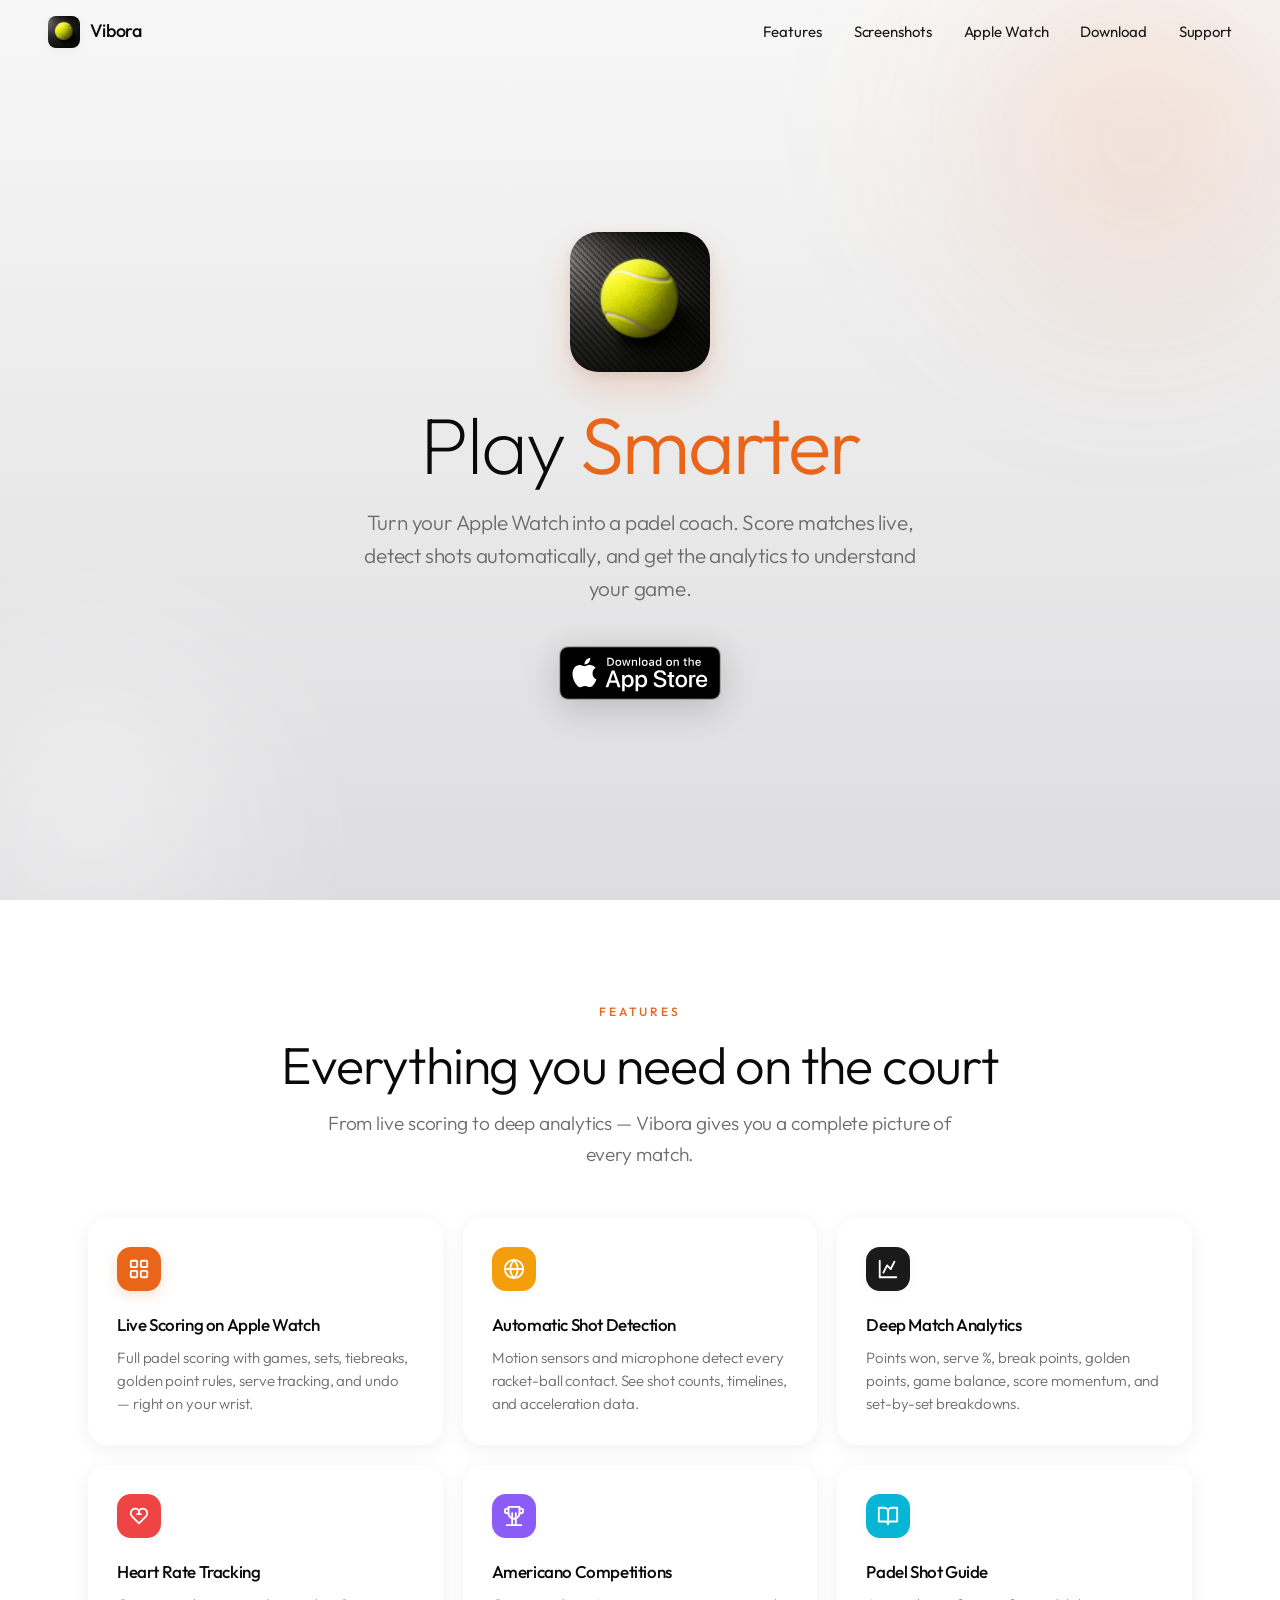
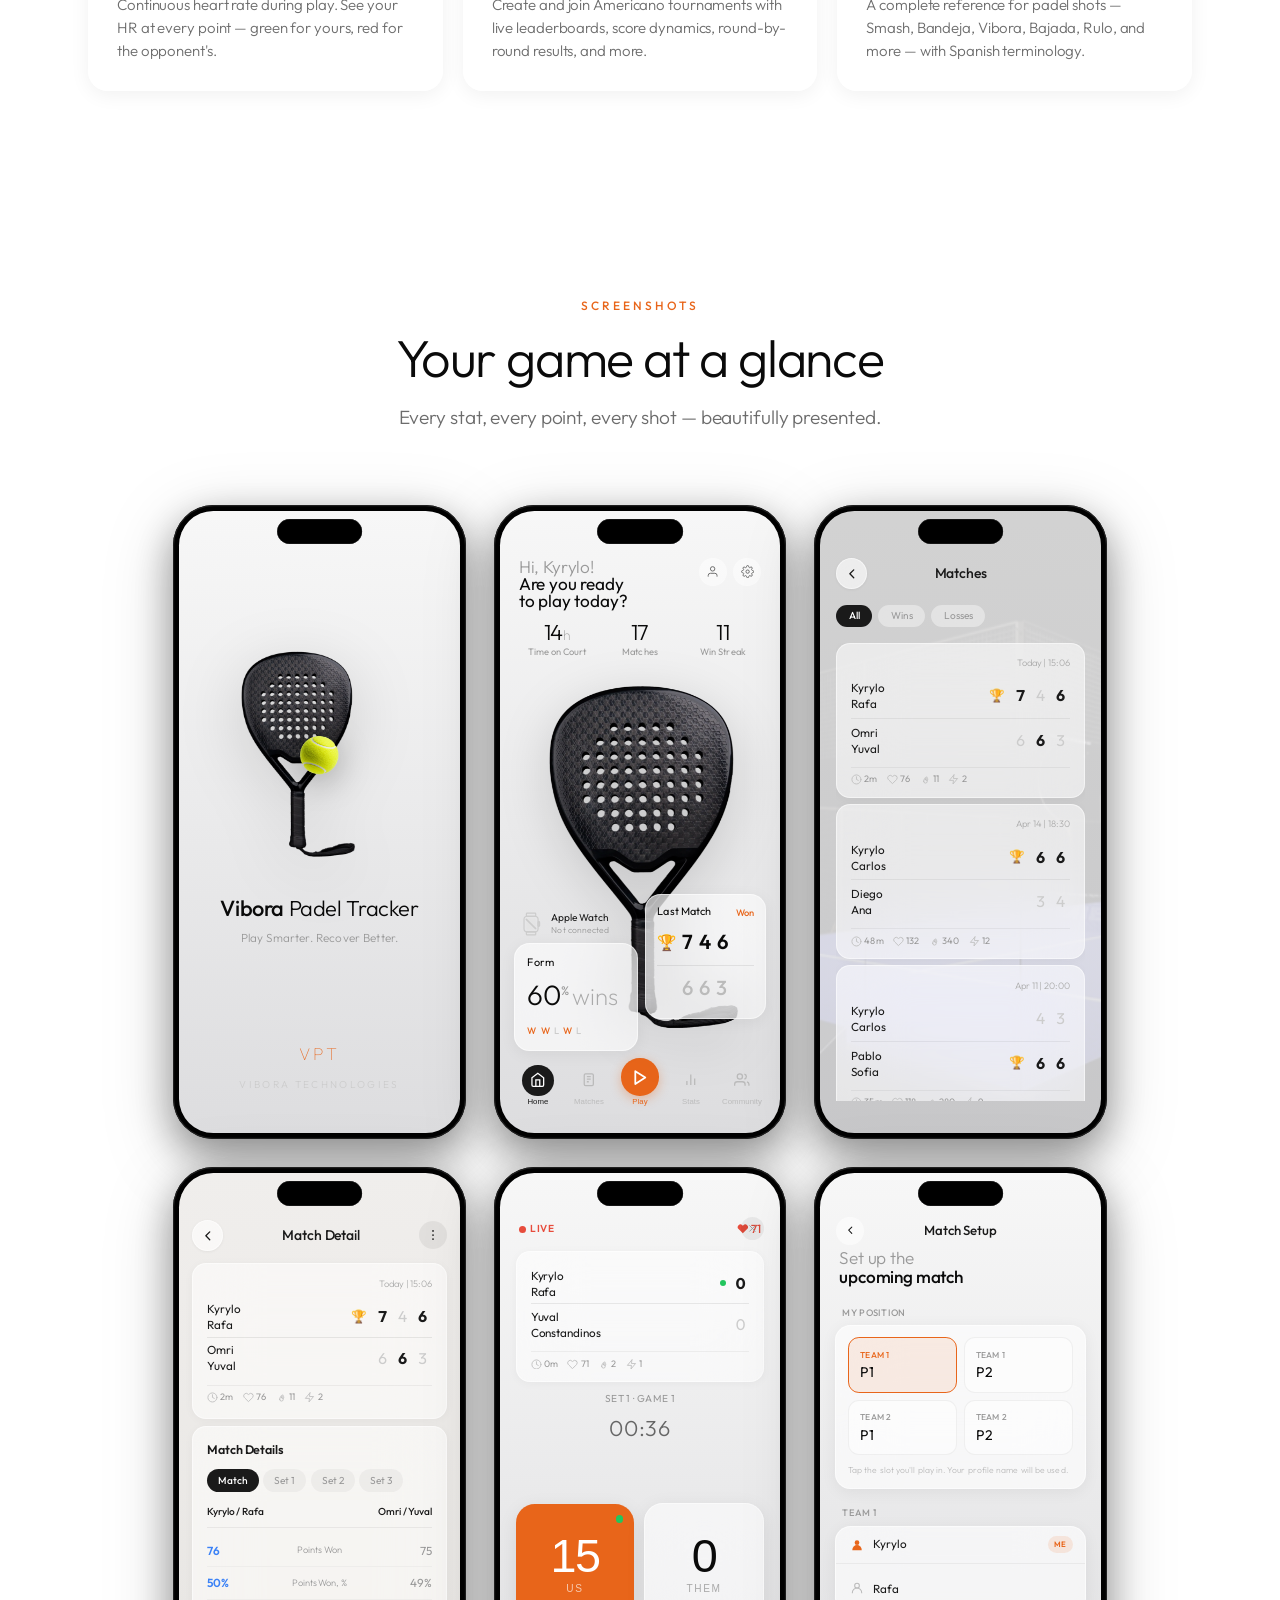
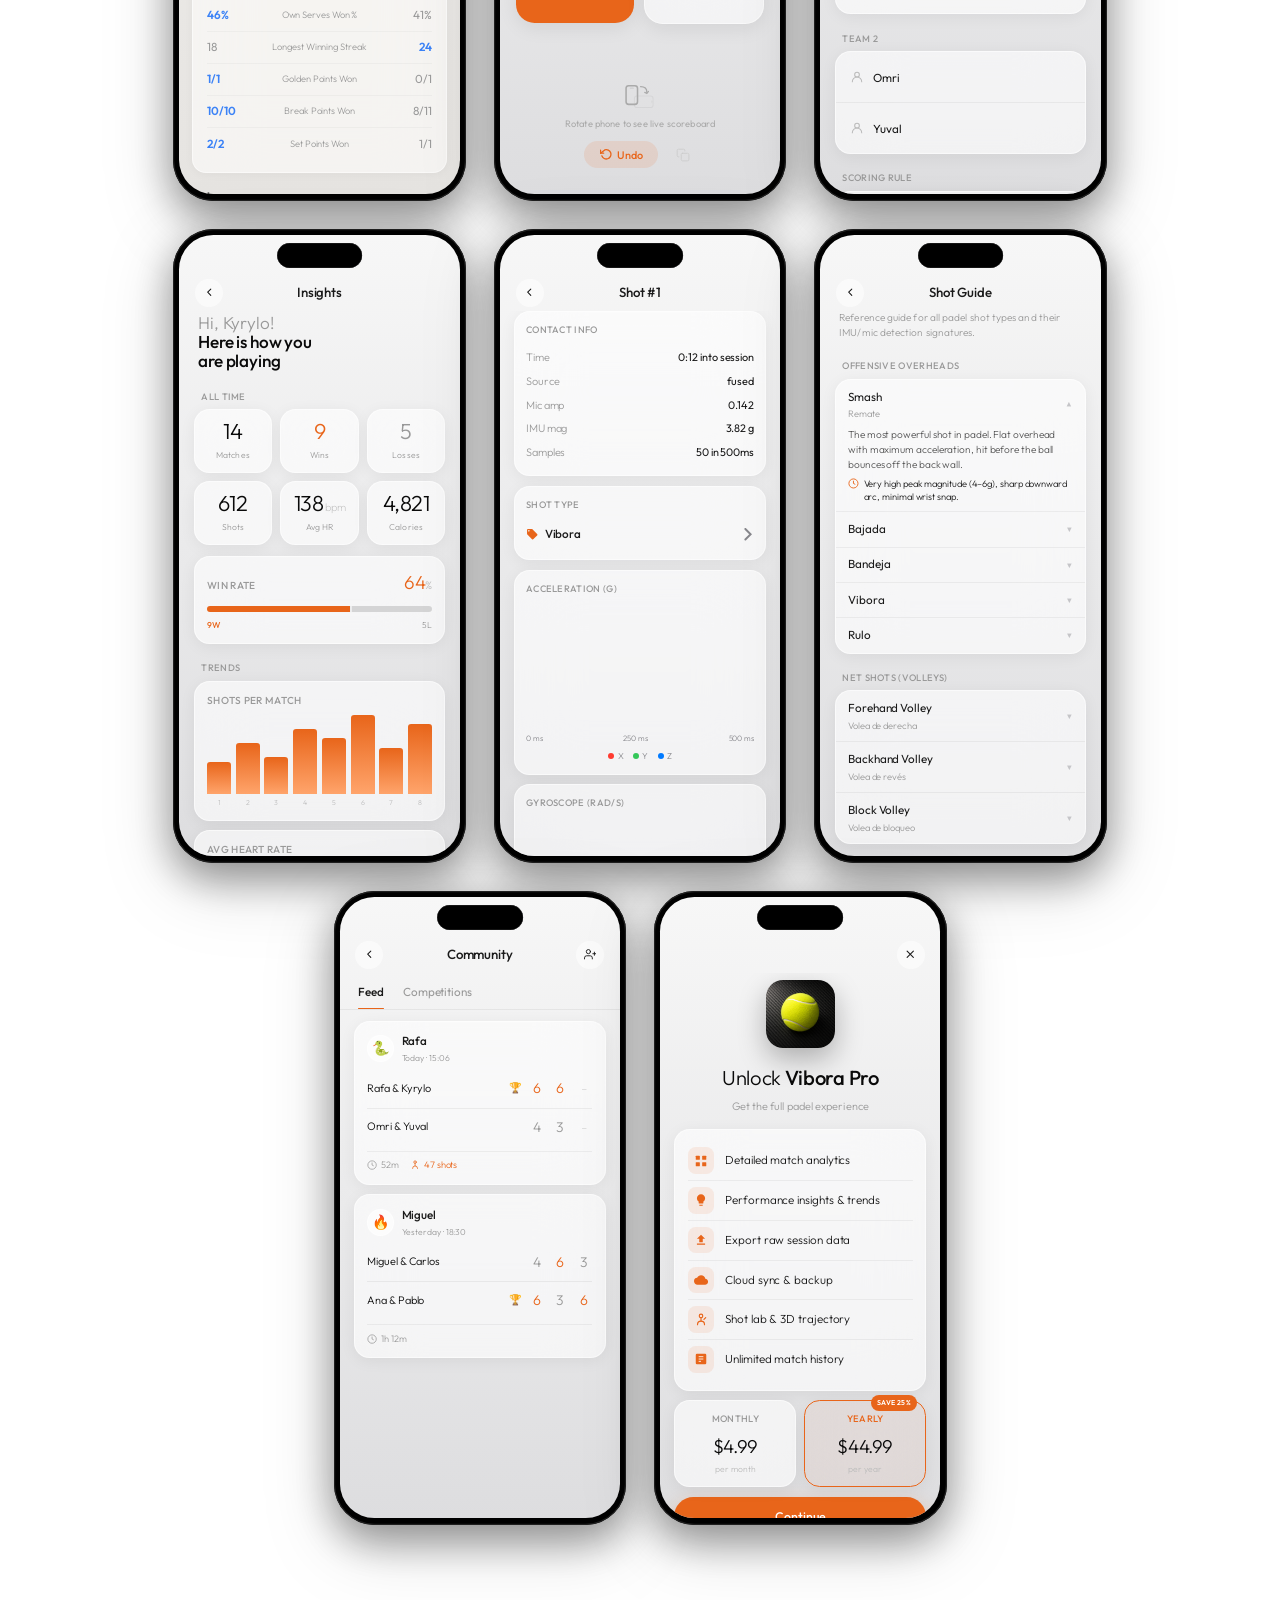
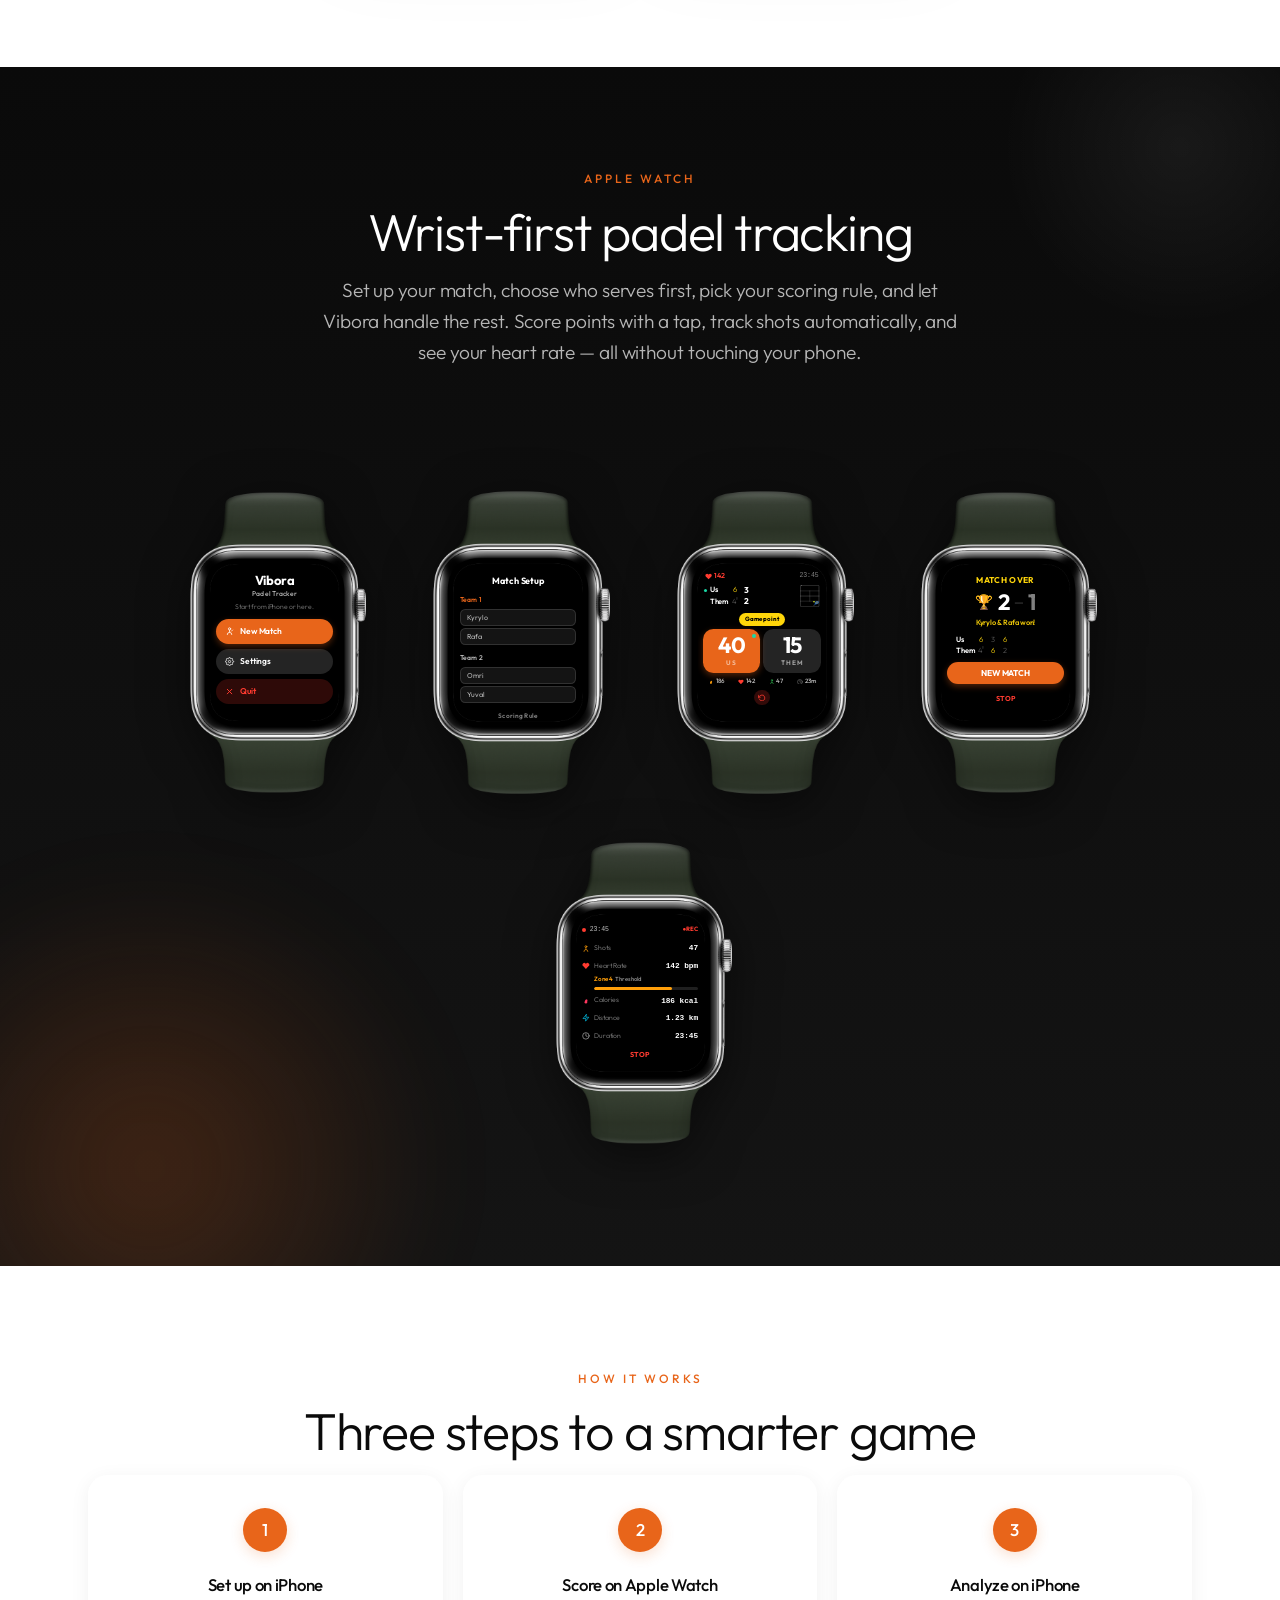
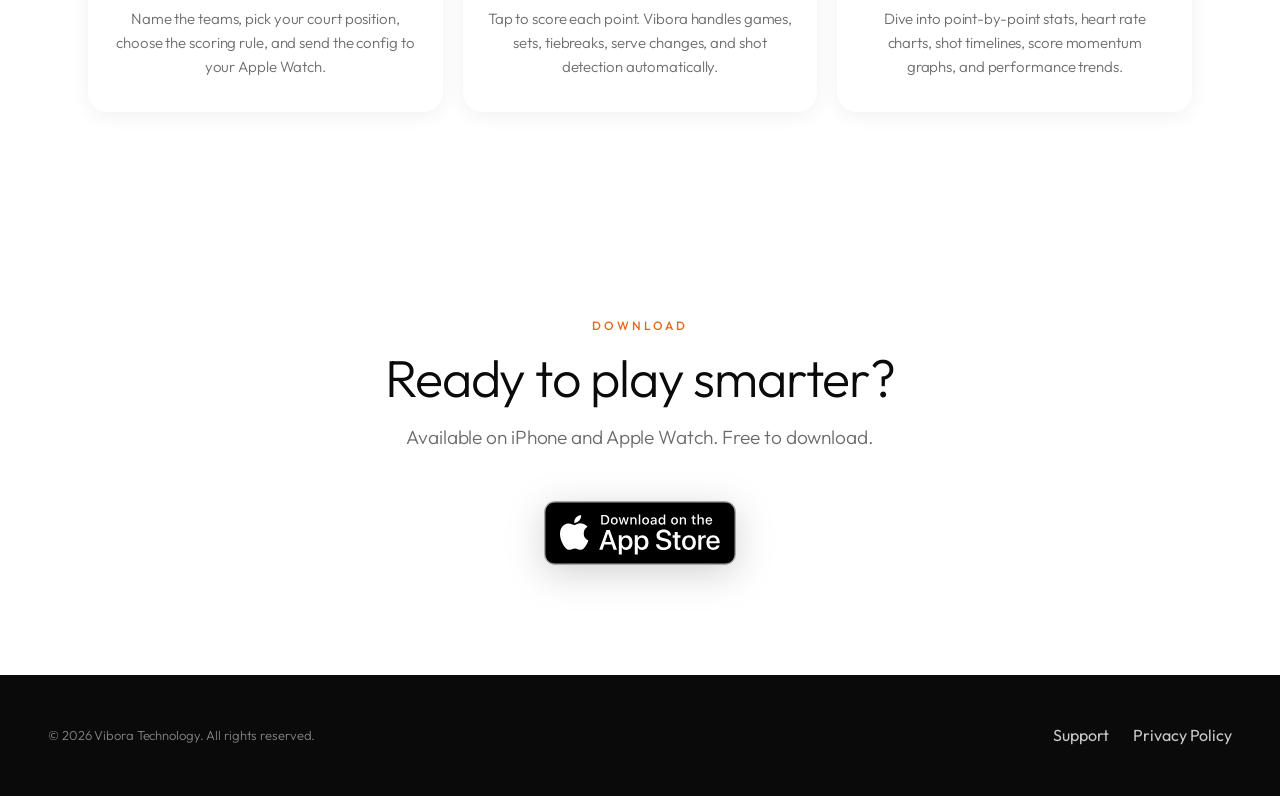
<file: index.html>
<!DOCTYPE html>
<html lang="en">
<head>
  <meta charset="UTF-8">
  <meta name="viewport" content="width=device-width, initial-scale=1.0">
  <title>Vibora Padel Tracker — Play Smarter</title>
  <meta name="description" content="Track padel matches from your Apple Watch. Live scoring, automatic shot detection, deep match analytics, heart rate tracking, and Americano competitions.">
  <meta property="og:title" content="Vibora Padel Tracker">
  <meta property="og:description" content="Turn your Apple Watch into a padel coach. Score matches, detect shots, and analyze every point.">
  <meta property="og:image" content="images/logo.png">
  <link rel="icon" type="image/png" href="images/logo.png">
  <link rel="preconnect" href="https://fonts.googleapis.com">
  <link rel="preconnect" href="https://fonts.gstatic.com" crossorigin>
  <link href="https://fonts.googleapis.com/css2?family=Outfit:wght@200;300;400;500;600;700&display=swap" rel="stylesheet">
  <link rel="stylesheet" href="css/prototype.css?v=2">
  <link rel="stylesheet" href="css/style.css?v=6">
</head>
<body>

<!-- ── Nav ── -->
<nav class="nav" id="nav">
  <a href="index.html" class="nav-brand">
    <img src="images/logo.png" alt="Vibora" width="36" height="36">
    Vibora
  </a>
  <ul class="nav-links" id="navLinks">
    <li><a href="#features">Features</a></li>
    <li><a href="#screenshots">Screenshots</a></li>
    <li><a href="#watch">Apple Watch</a></li>
    <li><a href="#download">Download</a></li>
    <li><a href="support.html">Support</a></li>
  </ul>
  <button class="hamburger" id="hamburger" aria-label="Menu">
    <span></span><span></span><span></span>
  </button>
</nav>

<!-- ── Hero ── -->
<section class="hero">
  <img src="images/logo.png" alt="Vibora Padel Tracker" class="hero-logo">
  <h1>Play <span class="accent">Smarter</span></h1>
  <p>Turn your Apple Watch into a padel coach. Score matches live, detect shots automatically, and get the analytics to understand your game.</p>
  <a href="#download" class="app-store-link">
    <img class="app-store-badge"
         src="images/Download_on_the_App_Store_Badge_US-UK_RGB_blk_092917.svg"
         alt="Download on the App Store"
         width="180" height="60">
  </a>
</section>

<!-- ── Features ── -->
<section class="features-section" id="features">
  <div class="section">
    <p class="section-label center">Features</p>
    <h2 class="section-title center">Everything you need on the court</h2>
    <p class="section-subtitle center">From live scoring to deep analytics — Vibora gives you a complete picture of every match.</p>
    <div class="features-grid reveal-stagger" id="featuresGrid">
      <div class="feature-card">
        <div class="feature-icon fi-score">
          <svg width="24" height="24" viewBox="0 0 24 24" fill="none" stroke="currentColor" stroke-width="2" stroke-linecap="round" stroke-linejoin="round"><rect x="3" y="3" width="7" height="7" rx="1"/><rect x="14" y="3" width="7" height="7" rx="1"/><rect x="3" y="14" width="7" height="7" rx="1"/><rect x="14" y="14" width="7" height="7" rx="1"/></svg>
        </div>
        <h3>Live Scoring on Apple Watch</h3>
        <p>Full padel scoring with games, sets, tiebreaks, golden point rules, serve tracking, and undo — right on your wrist.</p>
      </div>
      <div class="feature-card">
        <div class="feature-icon fi-shot">
          <svg width="24" height="24" viewBox="0 0 24 24" fill="none" stroke="currentColor" stroke-width="2" stroke-linecap="round" stroke-linejoin="round"><circle cx="12" cy="12" r="10"/><path d="M12 2a15.3 15.3 0 0 1 4 10 15.3 15.3 0 0 1-4 10 15.3 15.3 0 0 1-4-10 15.3 15.3 0 0 1 4-10z"/><path d="M2 12h20"/></svg>
        </div>
        <h3>Automatic Shot Detection</h3>
        <p>Motion sensors and microphone detect every racket-ball contact. See shot counts, timelines, and acceleration data.</p>
      </div>
      <div class="feature-card">
        <div class="feature-icon fi-stats">
          <svg width="24" height="24" viewBox="0 0 24 24" fill="none" stroke="currentColor" stroke-width="2" stroke-linecap="round" stroke-linejoin="round"><path d="M3 3v18h18"/><path d="M7 16l4-8 4 4 4-8"/></svg>
        </div>
        <h3>Deep Match Analytics</h3>
        <p>Points won, serve %, break points, golden points, game balance, score momentum, and set-by-set breakdowns.</p>
      </div>
      <div class="feature-card">
        <div class="feature-icon fi-heart">
          <svg width="24" height="24" viewBox="0 0 24 24" fill="none" stroke="currentColor" stroke-width="2" stroke-linecap="round" stroke-linejoin="round"><path d="M19.5 12.572l-7.5 7.428-7.5-7.428A5 5 0 1 1 12 6.006a5 5 0 1 1 7.5 6.572z"/><path d="M12 6v4"/><path d="M10 10h4"/></svg>
        </div>
        <h3>Heart Rate Tracking</h3>
        <p>Continuous heart rate during play. See your HR at every point — green for yours, red for the opponent's.</p>
      </div>
      <div class="feature-card">
        <div class="feature-icon fi-compete">
          <svg width="24" height="24" viewBox="0 0 24 24" fill="none" stroke="currentColor" stroke-width="2" stroke-linecap="round" stroke-linejoin="round"><path d="M6 9H4.5a2.5 2.5 0 0 1 0-5H6"/><path d="M18 9h1.5a2.5 2.5 0 0 0 0-5H18"/><path d="M4 22h16"/><path d="M10 22V9"/><path d="M14 22V9"/><path d="M6 2h12v7a6 6 0 0 1-12 0V2z"/></svg>
        </div>
        <h3>Americano Competitions</h3>
        <p>Create and join Americano tournaments with live leaderboards, score dynamics, round-by-round results, and more.</p>
      </div>
      <div class="feature-card">
        <div class="feature-icon fi-guide">
          <svg width="24" height="24" viewBox="0 0 24 24" fill="none" stroke="currentColor" stroke-width="2" stroke-linecap="round" stroke-linejoin="round"><path d="M2 3h6a4 4 0 0 1 4 4v14a3 3 0 0 0-3-3H2z"/><path d="M22 3h-6a4 4 0 0 0-4 4v14a3 3 0 0 1 3-3h7z"/></svg>
        </div>
        <h3>Padel Shot Guide</h3>
        <p>A complete reference for padel shots — Smash, Bandeja, Vibora, Bajada, Rulo, and more — with Spanish terminology.</p>
      </div>
    </div>
  </div>
</section>

<!-- ── iPhone Screenshots ── -->
<section class="screenshots-section" id="screenshots">
  <div class="section">
    <p class="section-label center">Screenshots</p>
    <h2 class="section-title center">Your game at a glance</h2>
    <p class="section-subtitle center">Every stat, every point, every shot — beautifully presented.</p>
    <div class="screenshot-wall" id="screenshotWall">
      <div class="phone-frame">
        <div class="screen" id="screen-splash">
          <div class="splash-top">
            <div class="splash-racquet-wrap">
              <canvas id="splashPulse" class="splash-pulse"></canvas>
              <img src="images/proto/padel-racquet.png" alt="Vibora" class="splash-icon">
              <img src="images/proto/padel-ball.png" alt="Ball" class="splash-ball">
            </div>
            <div class="splash-brand"><strong>Vibora</strong> Padel Tracker</div>
            <div class="splash-slogan">Play Smarter. Recover Better.</div>
          </div>
          <div class="splash-bottom">
            <span class="splash-vpt">VPT</span>
            <span class="splash-wordmark">Vibora Technologies</span>
          </div>
        </div>
      </div>

      <div class="phone-frame">
        <div class="screen" id="screen-main">
          <div class="home-top">
            <div class="home-header">
              <div class="home-greeting">
                <p class="greeting-name">Hi, Kyrylo!</p>
                <p class="greeting-sub"><strong>Are you ready <br>to play today?</strong></p>
              </div>
              <div class="home-icons">
                <button class="home-icon-btn profile">
                  <svg viewBox="0 0 24 24" fill="none" stroke="currentColor" stroke-width="1.8">
                    <path d="M20 21v-2a4 4 0 00-4-4H8a4 4 0 00-4 4v2"/>
                    <circle cx="12" cy="7" r="4"/>
                  </svg>
                </button>
                <button class="home-icon-btn settings">
                  <svg viewBox="0 0 24 24" fill="none" stroke="currentColor" stroke-width="1.8">
                    <circle cx="12" cy="12" r="3"/>
                    <path d="M19.4 15a1.65 1.65 0 00.33 1.82l.06.06a2 2 0 010 2.83 2 2 0 01-2.83 0l-.06-.06a1.65 1.65 0 00-1.82-.33 1.65 1.65 0 00-1 1.51V21a2 2 0 01-4 0v-.09A1.65 1.65 0 009 19.4a1.65 1.65 0 00-1.82.33l-.06.06a2 2 0 01-2.83-2.83l.06-.06A1.65 1.65 0 004.68 15a1.65 1.65 0 00-1.51-1H3a2 2 0 010-4h.09A1.65 1.65 0 004.6 9a1.65 1.65 0 00-.33-1.82l-.06-.06a2 2 0 012.83-2.83l.06.06A1.65 1.65 0 009 4.68a1.65 1.65 0 001-1.51V3a2 2 0 014 0v.09a1.65 1.65 0 001 1.51 1.65 1.65 0 001.82-.33l.06-.06a2 2 0 012.83 2.83l-.06.06A1.65 1.65 0 0019.4 9a1.65 1.65 0 001.51 1H21a2 2 0 010 4h-.09a1.65 1.65 0 00-1.51 1z"/>
                  </svg>
                </button>
              </div>
            </div>
          </div>

          <div class="home-body">
            <div class="main-metrics">
              <div class="main-metric">
                <span class="main-metric-value">14<span class="main-metric-unit">h</span></span>
                <span class="main-metric-label">Time on Court</span>
              </div>
              <div class="main-metric">
                <span class="main-metric-value">17</span>
                <span class="main-metric-label">Matches</span>
              </div>
              <div class="main-metric">
                <span class="main-metric-value">11</span>
                <span class="main-metric-label">Win Streak</span>
              </div>
            </div>

            <div class="heart-image">
              <img src="images/proto/padel-racquet.png" alt="Padel Racquet" class="heart-img main-img">
            </div>

            <!-- Apple Watch Status -->
            <div class="watch-status" id="watchStatus" data-state="disconnected">
              <div class="watch-icon-wrap">
                <svg class="watch-body" viewBox="0 0 36 36" fill="none" stroke="currentColor" stroke-width="1.5" stroke-linecap="round" stroke-linejoin="round">
                  <path d="M13 4h10a1 1 0 011 1v3H12V5a1 1 0 011-1z"/>
                  <path d="M13 32h10a1 1 0 001-1v-3H12v3a1 1 0 001 1z"/>
                  <rect x="9" y="8" width="18" height="20" rx="4"/>
                  <rect x="12" y="11" width="12" height="14" rx="2" stroke-width="0" fill="currentColor" opacity="0.08"/>
                  <rect x="27" y="15" width="2" height="6" rx="1"/>
                </svg>
                <div class="watch-overlay" id="watchOverlay">
                  <svg viewBox="0 0 16 16" fill="none" stroke="currentColor" stroke-width="2" stroke-linecap="round">
                    <line x1="2" y1="2" x2="14" y2="14"/>
                  </svg>
                </div>
              </div>
              <div class="watch-status-text">
                <span class="watch-status-label" id="watchLabel">Apple Watch</span>
                <span class="watch-status-sub" id="watchSub">Not connected</span>
              </div>
            </div>

            <div class="floating-cards floating-cards-high">
              <div class="stat-card stat-card-ecg form-card">
                <div class="stat-label">Form</div>
                <div class="stat-main">
                  <span class="stat-number">60<sup class="stat-pct">%</sup></span>
                  <span class="stat-suffix">wins</span>
                </div>
                <div class="form-dots">
                  <span class="form-dot form-w">W</span>
                  <span class="form-dot form-w">W</span>
                  <span class="form-dot form-l">L</span>
                  <span class="form-dot form-w">W</span>
                  <span class="form-dot form-l">L</span>
                </div>
              </div>
              <div class="stat-card stat-card-hrv match-card">
                <div class="match-header">
                  <div class="stat-label">Last Match</div>
                  <span class="match-result match-won">Won</span>
                </div>
                <div class="match-score">
                  <div class="match-row match-row-win">
                    <span class="match-trophy">🏆</span>
                    <span class="match-set">7</span>
                    <span class="match-set">4</span>
                    <span class="match-set">6</span>
                  </div>
                  <div class="match-divider"></div>
                  <div class="match-row match-row-lose">
                    <span class="match-trophy-spacer"></span>
                    <span class="match-set">6</span>
                    <span class="match-set">6</span>
                    <span class="match-set">3</span>
                  </div>
                </div>
              </div>
            </div>
          </div>

          <div class="home-nav">
            <button class="nav-btn active">
              <div class="nav-btn-icon">
                <svg viewBox="0 0 24 24" fill="none" stroke="currentColor" stroke-width="2">
                  <path d="M3 9l9-7 9 7v11a2 2 0 01-2 2H5a2 2 0 01-2-2z"/>
                  <polyline points="9 22 9 12 15 12 15 22"/>
                </svg>
              </div>
              <span class="nav-btn-label">Home</span>
            </button>
            <button class="nav-btn">
              <div class="nav-btn-icon">
                <svg viewBox="0 0 24 24" fill="none" stroke="currentColor" stroke-width="2">
                  <rect x="5" y="3" width="14" height="18" rx="2"/>
                  <line x1="9" y1="7" x2="15" y2="7"/>
                  <line x1="9" y1="11" x2="15" y2="11"/>
                  <line x1="9" y1="15" x2="12" y2="15"/>
                </svg>
              </div>
              <span class="nav-btn-label">Matches</span>
            </button>
            <button class="nav-btn nav-btn-play">
              <div class="nav-btn-icon">
                <svg viewBox="0 0 24 24" fill="none" stroke="currentColor" stroke-width="2.5" stroke-linecap="round" stroke-linejoin="round">
                  <polygon points="6,3 20,12 6,21"/>
                </svg>
              </div>
              <span class="nav-btn-label">Play</span>
            </button>
            <button class="nav-btn">
              <div class="nav-btn-icon">
                <svg viewBox="0 0 24 24" fill="none" stroke="currentColor" stroke-width="2">
                  <line x1="18" y1="20" x2="18" y2="10"/>
                  <line x1="12" y1="20" x2="12" y2="4"/>
                  <line x1="6" y1="20" x2="6" y2="14"/>
                </svg>
              </div>
              <span class="nav-btn-label">Stats</span>
            </button>
            <button class="nav-btn">
              <div class="nav-btn-icon">
                <svg viewBox="0 0 24 24" fill="none" stroke="currentColor" stroke-width="2">
                  <path d="M17 21v-2a4 4 0 00-4-4H5a4 4 0 00-4 4v2"/>
                  <circle cx="9" cy="7" r="4"/>
                  <path d="M23 21v-2a4 4 0 00-3-3.87"/>
                  <path d="M16 3.13a4 4 0 010 7.75"/>
                </svg>
              </div>
              <span class="nav-btn-label">Community</span>
            </button>
          </div>
        </div>
      </div>

      <div class="phone-frame">
        <div class="screen" id="screen-matches">
          <div class="matches-header">
            <button class="back-btn">
              <svg viewBox="0 0 24 24" fill="none" stroke="currentColor" stroke-width="2" stroke-linecap="round" stroke-linejoin="round">
                <path d="M15 18l-6-6 6-6"/>
              </svg>
            </button>
            <h1>Matches</h1>
            <div style="width:40px"></div>
          </div>

          <div class="matches-filter">
            <button class="filter-btn active">All</button>
            <button class="filter-btn">Wins</button>
            <button class="filter-btn">Losses</button>
          </div>

          <div class="matches-list">
            <div class="match-item">
              <div class="mi-date">Today | 15:06</div>
              <div class="mi-team">
                <div class="mi-names"><span>Kyrylo</span><span>Rafa</span></div>
                <div class="mi-scores">
                  <span class="match-trophy">🏆</span>
                  <span class="match-set set-won">7</span>
                  <span class="match-set set-lost">4</span>
                  <span class="match-set set-won">6</span>
                </div>
              </div>
              <div class="match-divider"></div>
              <div class="mi-team">
                <div class="mi-names"><span>Omri</span><span>Yuval</span></div>
                <div class="mi-scores">
                  <span class="match-trophy-spacer"></span>
                  <span class="match-set set-lost">6</span>
                  <span class="match-set set-won">6</span>
                  <span class="match-set set-lost">3</span>
                </div>
              </div>
              <div class="mi-stats">
                <span class="mi-stat"><svg viewBox="0 0 24 24" fill="none" stroke="currentColor" stroke-width="2" stroke-linecap="round" stroke-linejoin="round"><circle cx="12" cy="12" r="10"/><polyline points="12 6 12 12 16 14"/></svg>2m</span>
                <span class="mi-stat"><svg viewBox="0 0 24 24" fill="none" stroke="currentColor" stroke-width="2" stroke-linecap="round" stroke-linejoin="round"><path d="M20.84 4.61a5.5 5.5 0 00-7.78 0L12 5.67l-1.06-1.06a5.5 5.5 0 00-7.78 7.78l1.06 1.06L12 21.23l7.78-7.78 1.06-1.06a5.5 5.5 0 000-7.78z"/></svg>76</span>
                <span class="mi-stat"><svg viewBox="0 0 24 24" fill="none" stroke="currentColor" stroke-width="2" stroke-linecap="round" stroke-linejoin="round"><path d="M12 12c0-3 2.5-6 2.5-6s2.5 3 2.5 6a2.5 2.5 0 01-5 0z"/><path d="M8 16c0-4 4-8 4-8s4 4 4 8a4 4 0 01-8 0z"/></svg>11</span>
                <span class="mi-stat"><svg viewBox="0 0 24 24" fill="none" stroke="currentColor" stroke-width="2" stroke-linecap="round" stroke-linejoin="round"><path d="M13 2L3 14h9l-1 8 10-12h-9l1-8z"/></svg>2</span>
              </div>
            </div>

            <div class="match-item">
              <div class="mi-date">Apr 14 | 18:30</div>
              <div class="mi-team">
                <div class="mi-names"><span>Kyrylo</span><span>Carlos</span></div>
                <div class="mi-scores">
                  <span class="match-trophy">🏆</span>
                  <span class="match-set set-won">6</span>
                  <span class="match-set set-won">6</span>
                </div>
              </div>
              <div class="match-divider"></div>
              <div class="mi-team">
                <div class="mi-names"><span>Diego</span><span>Ana</span></div>
                <div class="mi-scores">
                  <span class="match-trophy-spacer"></span>
                  <span class="match-set set-lost">3</span>
                  <span class="match-set set-lost">4</span>
                </div>
              </div>
              <div class="mi-stats">
                <span class="mi-stat"><svg viewBox="0 0 24 24" fill="none" stroke="currentColor" stroke-width="2" stroke-linecap="round" stroke-linejoin="round"><circle cx="12" cy="12" r="10"/><polyline points="12 6 12 12 16 14"/></svg>48m</span>
                <span class="mi-stat"><svg viewBox="0 0 24 24" fill="none" stroke="currentColor" stroke-width="2" stroke-linecap="round" stroke-linejoin="round"><path d="M20.84 4.61a5.5 5.5 0 00-7.78 0L12 5.67l-1.06-1.06a5.5 5.5 0 00-7.78 7.78l1.06 1.06L12 21.23l7.78-7.78 1.06-1.06a5.5 5.5 0 000-7.78z"/></svg>132</span>
                <span class="mi-stat"><svg viewBox="0 0 24 24" fill="none" stroke="currentColor" stroke-width="2" stroke-linecap="round" stroke-linejoin="round"><path d="M12 12c0-3 2.5-6 2.5-6s2.5 3 2.5 6a2.5 2.5 0 01-5 0z"/><path d="M8 16c0-4 4-8 4-8s4 4 4 8a4 4 0 01-8 0z"/></svg>340</span>
                <span class="mi-stat"><svg viewBox="0 0 24 24" fill="none" stroke="currentColor" stroke-width="2" stroke-linecap="round" stroke-linejoin="round"><path d="M13 2L3 14h9l-1 8 10-12h-9l1-8z"/></svg>12</span>
              </div>
            </div>

            <div class="match-item">
              <div class="mi-date">Apr 11 | 20:00</div>
              <div class="mi-team">
                <div class="mi-names"><span>Kyrylo</span><span>Carlos</span></div>
                <div class="mi-scores">
                  <span class="match-trophy-spacer"></span>
                  <span class="match-set set-lost">4</span>
                  <span class="match-set set-lost">3</span>
                </div>
              </div>
              <div class="match-divider"></div>
              <div class="mi-team">
                <div class="mi-names"><span>Pablo</span><span>Sofia</span></div>
                <div class="mi-scores">
                  <span class="match-trophy">🏆</span>
                  <span class="match-set set-won">6</span>
                  <span class="match-set set-won">6</span>
                </div>
              </div>
              <div class="mi-stats">
                <span class="mi-stat"><svg viewBox="0 0 24 24" fill="none" stroke="currentColor" stroke-width="2" stroke-linecap="round" stroke-linejoin="round"><circle cx="12" cy="12" r="10"/><polyline points="12 6 12 12 16 14"/></svg>35m</span>
                <span class="mi-stat"><svg viewBox="0 0 24 24" fill="none" stroke="currentColor" stroke-width="2" stroke-linecap="round" stroke-linejoin="round"><path d="M20.84 4.61a5.5 5.5 0 00-7.78 0L12 5.67l-1.06-1.06a5.5 5.5 0 00-7.78 7.78l1.06 1.06L12 21.23l7.78-7.78 1.06-1.06a5.5 5.5 0 000-7.78z"/></svg>118</span>
                <span class="mi-stat"><svg viewBox="0 0 24 24" fill="none" stroke="currentColor" stroke-width="2" stroke-linecap="round" stroke-linejoin="round"><path d="M12 12c0-3 2.5-6 2.5-6s2.5 3 2.5 6a2.5 2.5 0 01-5 0z"/><path d="M8 16c0-4 4-8 4-8s4 4 4 8a4 4 0 01-8 0z"/></svg>280</span>
                <span class="mi-stat"><svg viewBox="0 0 24 24" fill="none" stroke="currentColor" stroke-width="2" stroke-linecap="round" stroke-linejoin="round"><path d="M13 2L3 14h9l-1 8 10-12h-9l1-8z"/></svg>9</span>
              </div>
            </div>

            <div class="match-item">
              <div class="mi-date">Apr 8 | 19:15</div>
              <div class="mi-team">
                <div class="mi-names"><span>Kyrylo</span><span>Carlos</span></div>
                <div class="mi-scores">
                  <span class="match-trophy">🏆</span>
                  <span class="match-set set-won">6</span>
                  <span class="match-set set-won">7</span>
                </div>
              </div>
              <div class="match-divider"></div>
              <div class="mi-team">
                <div class="mi-names"><span>Javi</span><span>Laura</span></div>
                <div class="mi-scores">
                  <span class="match-trophy-spacer"></span>
                  <span class="match-set set-lost">2</span>
                  <span class="match-set set-lost">5</span>
                </div>
              </div>
              <div class="mi-stats">
                <span class="mi-stat"><svg viewBox="0 0 24 24" fill="none" stroke="currentColor" stroke-width="2" stroke-linecap="round" stroke-linejoin="round"><circle cx="12" cy="12" r="10"/><polyline points="12 6 12 12 16 14"/></svg>52m</span>
                <span class="mi-stat"><svg viewBox="0 0 24 24" fill="none" stroke="currentColor" stroke-width="2" stroke-linecap="round" stroke-linejoin="round"><path d="M20.84 4.61a5.5 5.5 0 00-7.78 0L12 5.67l-1.06-1.06a5.5 5.5 0 00-7.78 7.78l1.06 1.06L12 21.23l7.78-7.78 1.06-1.06a5.5 5.5 0 000-7.78z"/></svg>145</span>
                <span class="mi-stat"><svg viewBox="0 0 24 24" fill="none" stroke="currentColor" stroke-width="2" stroke-linecap="round" stroke-linejoin="round"><path d="M12 12c0-3 2.5-6 2.5-6s2.5 3 2.5 6a2.5 2.5 0 01-5 0z"/><path d="M8 16c0-4 4-8 4-8s4 4 4 8a4 4 0 01-8 0z"/></svg>410</span>
                <span class="mi-stat"><svg viewBox="0 0 24 24" fill="none" stroke="currentColor" stroke-width="2" stroke-linecap="round" stroke-linejoin="round"><path d="M13 2L3 14h9l-1 8 10-12h-9l1-8z"/></svg>15</span>
              </div>
            </div>

            <div class="match-item">
              <div class="mi-date">Apr 5 | 17:45</div>
              <div class="mi-team">
                <div class="mi-names"><span>Kyrylo</span><span>Carlos</span></div>
                <div class="mi-scores">
                  <span class="match-trophy-spacer"></span>
                  <span class="match-set set-lost">3</span>
                  <span class="match-set set-won">6</span>
                  <span class="match-set set-lost">4</span>
                </div>
              </div>
              <div class="match-divider"></div>
              <div class="mi-team">
                <div class="mi-names"><span>Miguel</span><span>Elena</span></div>
                <div class="mi-scores">
                  <span class="match-trophy">🏆</span>
                  <span class="match-set set-won">6</span>
                  <span class="match-set set-lost">3</span>
                  <span class="match-set set-won">6</span>
                </div>
              </div>
              <div class="mi-stats">
                <span class="mi-stat"><svg viewBox="0 0 24 24" fill="none" stroke="currentColor" stroke-width="2" stroke-linecap="round" stroke-linejoin="round"><circle cx="12" cy="12" r="10"/><polyline points="12 6 12 12 16 14"/></svg>1h 5m</span>
                <span class="mi-stat"><svg viewBox="0 0 24 24" fill="none" stroke="currentColor" stroke-width="2" stroke-linecap="round" stroke-linejoin="round"><path d="M20.84 4.61a5.5 5.5 0 00-7.78 0L12 5.67l-1.06-1.06a5.5 5.5 0 00-7.78 7.78l1.06 1.06L12 21.23l7.78-7.78 1.06-1.06a5.5 5.5 0 000-7.78z"/></svg>156</span>
                <span class="mi-stat"><svg viewBox="0 0 24 24" fill="none" stroke="currentColor" stroke-width="2" stroke-linecap="round" stroke-linejoin="round"><path d="M12 12c0-3 2.5-6 2.5-6s2.5 3 2.5 6a2.5 2.5 0 01-5 0z"/><path d="M8 16c0-4 4-8 4-8s4 4 4 8a4 4 0 01-8 0z"/></svg>520</span>
                <span class="mi-stat"><svg viewBox="0 0 24 24" fill="none" stroke="currentColor" stroke-width="2" stroke-linecap="round" stroke-linejoin="round"><path d="M13 2L3 14h9l-1 8 10-12h-9l1-8z"/></svg>18</span>
              </div>
            </div>

            <div class="match-item">
              <div class="mi-date">Apr 2 | 20:30</div>
              <div class="mi-team">
                <div class="mi-names"><span>Kyrylo</span><span>Carlos</span></div>
                <div class="mi-scores">
                  <span class="match-trophy">🏆</span>
                  <span class="match-set set-won">6</span>
                  <span class="match-set set-won">6</span>
                </div>
              </div>
              <div class="match-divider"></div>
              <div class="mi-team">
                <div class="mi-names"><span>Raúl</span><span>Marta</span></div>
                <div class="mi-scores">
                  <span class="match-trophy-spacer"></span>
                  <span class="match-set set-lost">1</span>
                  <span class="match-set set-lost">4</span>
                </div>
              </div>
              <div class="mi-stats">
                <span class="mi-stat"><svg viewBox="0 0 24 24" fill="none" stroke="currentColor" stroke-width="2" stroke-linecap="round" stroke-linejoin="round"><circle cx="12" cy="12" r="10"/><polyline points="12 6 12 12 16 14"/></svg>40m</span>
                <span class="mi-stat"><svg viewBox="0 0 24 24" fill="none" stroke="currentColor" stroke-width="2" stroke-linecap="round" stroke-linejoin="round"><path d="M20.84 4.61a5.5 5.5 0 00-7.78 0L12 5.67l-1.06-1.06a5.5 5.5 0 00-7.78 7.78l1.06 1.06L12 21.23l7.78-7.78 1.06-1.06a5.5 5.5 0 000-7.78z"/></svg>125</span>
                <span class="mi-stat"><svg viewBox="0 0 24 24" fill="none" stroke="currentColor" stroke-width="2" stroke-linecap="round" stroke-linejoin="round"><path d="M12 12c0-3 2.5-6 2.5-6s2.5 3 2.5 6a2.5 2.5 0 01-5 0z"/><path d="M8 16c0-4 4-8 4-8s4 4 4 8a4 4 0 01-8 0z"/></svg>310</span>
                <span class="mi-stat"><svg viewBox="0 0 24 24" fill="none" stroke="currentColor" stroke-width="2" stroke-linecap="round" stroke-linejoin="round"><path d="M13 2L3 14h9l-1 8 10-12h-9l1-8z"/></svg>11</span>
              </div>
            </div>
          </div>
        </div>
      </div>

      <div class="phone-frame">
        <div class="screen" id="screen-match-detail">
          <div class="md-scroll">
            <div class="md-header">
              <button class="back-btn">
                <svg viewBox="0 0 24 24" fill="none" stroke="currentColor" stroke-width="2" stroke-linecap="round" stroke-linejoin="round">
                  <path d="M15 18l-6-6 6-6"/>
                </svg>
              </button>
              <h1>Match Detail</h1>
              <button class="md-more-btn">
                <svg viewBox="0 0 24 24" fill="currentColor"><circle cx="12" cy="5" r="1.5"/><circle cx="12" cy="12" r="1.5"/><circle cx="12" cy="19" r="1.5"/></svg>
              </button>
            </div>

            <!-- Score Card -->
            <div class="md-card">
              <div class="mi-date">Today | 15:06</div>
              <div class="mi-team">
                <div class="mi-names"><span>Kyrylo</span><span>Rafa</span></div>
                <div class="mi-scores">
                  <span class="match-trophy">🏆</span>
                  <span class="match-set set-won">7</span>
                  <span class="match-set set-lost">4</span>
                  <span class="match-set set-won">6</span>
                </div>
              </div>
              <div class="match-divider"></div>
              <div class="mi-team">
                <div class="mi-names"><span>Omri</span><span>Yuval</span></div>
                <div class="mi-scores">
                  <span class="match-trophy-spacer"></span>
                  <span class="match-set set-lost">6</span>
                  <span class="match-set set-won">6</span>
                  <span class="match-set set-lost">3</span>
                </div>
              </div>
              <div class="mi-stats">
                <span class="mi-stat"><svg viewBox="0 0 24 24" fill="none" stroke="currentColor" stroke-width="2" stroke-linecap="round" stroke-linejoin="round"><circle cx="12" cy="12" r="10"/><polyline points="12 6 12 12 16 14"/></svg>2m</span>
                <span class="mi-stat"><svg viewBox="0 0 24 24" fill="none" stroke="currentColor" stroke-width="2" stroke-linecap="round" stroke-linejoin="round"><path d="M20.84 4.61a5.5 5.5 0 00-7.78 0L12 5.67l-1.06-1.06a5.5 5.5 0 00-7.78 7.78l1.06 1.06L12 21.23l7.78-7.78 1.06-1.06a5.5 5.5 0 000-7.78z"/></svg>76</span>
                <span class="mi-stat"><svg viewBox="0 0 24 24" fill="none" stroke="currentColor" stroke-width="2" stroke-linecap="round" stroke-linejoin="round"><path d="M12 12c0-3 2.5-6 2.5-6s2.5 3 2.5 6a2.5 2.5 0 01-5 0z"/><path d="M8 16c0-4 4-8 4-8s4 4 4 8a4 4 0 01-8 0z"/></svg>11</span>
                <span class="mi-stat"><svg viewBox="0 0 24 24" fill="none" stroke="currentColor" stroke-width="2" stroke-linecap="round" stroke-linejoin="round"><path d="M13 2L3 14h9l-1 8 10-12h-9l1-8z"/></svg>2</span>
              </div>
            </div>

            <!-- Match Details -->
            <div class="md-card">
              <div class="md-section-title">Match Details</div>
              <div class="md-tabs">
                <button class="md-tab active">Match</button>
                <button class="md-tab">Set 1</button>
                <button class="md-tab">Set 2</button>
                <button class="md-tab">Set 3</button>
              </div>
              <div class="md-stats-header">
                <span class="md-stats-team">Kyrylo / Rafa</span>
                <span class="md-stats-team">Omri / Yuval</span>
              </div>
              <div class="md-stat-row">
                <span class="md-stat-val highlight">76</span>
                <span class="md-stat-label">Points Won</span>
                <span class="md-stat-val right dim">75</span>
              </div>
              <div class="md-stat-row">
                <span class="md-stat-val highlight">50%</span>
                <span class="md-stat-label">Points Won, %</span>
                <span class="md-stat-val right dim">49%</span>
              </div>
              <div class="md-stat-row">
                <span class="md-stat-val highlight">46%</span>
                <span class="md-stat-label">Own Serves Won %</span>
                <span class="md-stat-val right dim">41%</span>
              </div>
              <div class="md-stat-row">
                <span class="md-stat-val dim">18</span>
                <span class="md-stat-label">Longest Winning Streak</span>
                <span class="md-stat-val right highlight">24</span>
              </div>
              <div class="md-stat-row">
                <span class="md-stat-val highlight">1/1</span>
                <span class="md-stat-label">Golden Points Won</span>
                <span class="md-stat-val right dim">0/1</span>
              </div>
              <div class="md-stat-row">
                <span class="md-stat-val highlight">10/10</span>
                <span class="md-stat-label">Break Points Won</span>
                <span class="md-stat-val right dim">8/11</span>
              </div>
              <div class="md-stat-row">
                <span class="md-stat-val highlight">2/2</span>
                <span class="md-stat-label">Set Points Won</span>
                <span class="md-stat-val right dim">1/1</span>
              </div>
            </div>

            <!-- Sets -->
            <div class="md-section-title" style="padding: 8px 0 4px;">Sets</div>

            <div class="md-set-card">
              <div class="md-set-title"><span class="md-set-dot won"></span> Set #1 (7-6)</div>
              <div class="md-set-grid">
                <span class="md-set-team-name">Kyrylo / Rafa</span>
                <span class="md-set-score bold">15</span>
                <span class="md-set-score">15</span>
                <span class="md-set-score bold">30</span>
                <span class="md-set-score">30</span>
                <span class="md-set-score bold">40</span>
                <span class="md-set-team-name">Omri / Yuval</span>
                <span class="md-set-score">0</span>
                <span class="md-set-score bold">15</span>
                <span class="md-set-score">15</span>
                <span class="md-set-score bold">30</span>
                <span class="md-set-score">30</span>
              </div>
            </div>

            <div class="md-set-card">
              <div class="md-set-title"><span class="md-set-dot lost"></span> Set #2 (4-6)</div>
              <div class="md-set-grid">
                <span class="md-set-team-name">Kyrylo / Rafa</span>
                <span class="md-set-score bold">15</span>
                <span class="md-set-score bold">30</span>
                <span class="md-set-score bold">40</span>
                <span class="md-set-score gold">●</span>
                <span class="md-set-score">0</span>
                <span class="md-set-team-name">Omri / Yuval</span>
                <span class="md-set-score">0</span>
                <span class="md-set-score">0</span>
                <span class="md-set-score">0</span>
                <span class="md-set-score">·</span>
                <span class="md-set-score bold">15</span>
              </div>
            </div>

            <div class="md-set-card">
              <div class="md-set-title"><span class="md-set-dot won"></span> Set #3 (6-3)</div>
              <div class="md-set-grid">
                <span class="md-set-team-name">Kyrylo / Rafa</span>
                <span class="md-set-score bold">15</span>
                <span class="md-set-score bold">30</span>
                <span class="md-set-score bold">40</span>
                <span class="md-set-score gold">●</span>
                <span class="md-set-score bold">15</span>
                <span class="md-set-team-name">Omri / Yuval</span>
                <span class="md-set-score">0</span>
                <span class="md-set-score">0</span>
                <span class="md-set-score">0</span>
                <span class="md-set-score">·</span>
                <span class="md-set-score">0</span>
              </div>
            </div>

            <!-- Game Balance -->
            <div class="md-card">
              <div class="md-section-title">Game Balance</div>
              <div class="md-chart-desc">Distribution of games by the loser's highest score reached.</div>
              <div class="md-balance-wrap">
                <div class="md-donut-wrap">
                  <canvas id="donutChart" width="200" height="200"></canvas>
                </div>
                <div class="md-legend">
                  <div class="md-legend-item">
                    <span class="md-legend-dot" style="background:#ef4444"></span>
                    <span><span class="md-legend-label">Tight (loser reached 40+)</span><br><span class="md-legend-sub">2 games (6%)</span></span>
                  </div>
                  <div class="md-legend-item">
                    <span class="md-legend-dot" style="background:#f59e0b"></span>
                    <span><span class="md-legend-label">Competitive (loser reached 30)</span><br><span class="md-legend-sub">3 games (9%)</span></span>
                  </div>
                  <div class="md-legend-item">
                    <span class="md-legend-dot" style="background:#3b82f6"></span>
                    <span><span class="md-legend-label">Comfortable (loser reached 15)</span><br><span class="md-legend-sub">2 games (6%)</span></span>
                  </div>
                  <div class="md-legend-item">
                    <span class="md-legend-dot" style="background:#d1d5db"></span>
                    <span><span class="md-legend-label">Dominant (loser stayed at 0)</span><br><span class="md-legend-sub">24 games (77%)</span></span>
                  </div>
                </div>
              </div>
            </div>

            <!-- Score Difference -->
            <div class="md-card">
              <div class="md-section-title">Score Difference (You vs Them)</div>
              <div class="md-chart-desc">Running point difference throughout the match — above zero means you're ahead.</div>
              <div class="md-chart-canvas">
                <canvas id="scoreDiffChart"></canvas>
              </div>
            </div>

            <!-- Shots per Point -->
            <div class="md-card">
              <div class="md-section-title">Shots per Point</div>
              <div class="md-chart-desc">Shots played in each point — orange when you win, dark when they do.</div>
              <div class="md-hr-stats">
                <div class="md-hr-stat">
                  <div><span class="md-hr-val">7.4</span> <span class="md-hr-unit">shots</span></div>
                  <div class="md-hr-label">Avg / Point</div>
                </div>
              </div>
              <div class="md-hr-stats">
                <div class="md-hr-stat"><div class="md-hr-val">6.8</div><div class="md-hr-label">Set 1</div></div>
                <div class="md-hr-stat"><div class="md-hr-val">8.1</div><div class="md-hr-label">Set 2</div></div>
                <div class="md-hr-stat"><div class="md-hr-val">7.3</div><div class="md-hr-label">Set 3</div></div>
              </div>
              <div class="md-hr-stats md-spp-filters">
                <button class="md-hr-stat md-spp-filter active"><div class="md-hr-val">6.4</div><div class="md-hr-label">Kyrylo</div></button>
                <button class="md-hr-stat md-spp-filter"><div class="md-hr-val">8.0</div><div class="md-hr-label">Rafa</div></button>
                <button class="md-hr-stat md-spp-filter"><div class="md-hr-val">7.2</div><div class="md-hr-label">Omri</div></button>
                <button class="md-hr-stat md-spp-filter"><div class="md-hr-val">7.5</div><div class="md-hr-label">Yuval</div></button>
              </div>
              <div class="md-chart-canvas">
                <canvas id="shotsPerPointChart"></canvas>
              </div>
            </div>

            <!-- Heart Rate -->
            <div class="md-card">
              <div class="md-section-title" style="display:flex;align-items:center;gap:6px;">
                <svg viewBox="0 0 24 24" fill="#e74c3c" width="18" height="18" style="width:18px;height:18px"><path d="M20.84 4.61a5.5 5.5 0 00-7.78 0L12 5.67l-1.06-1.06a5.5 5.5 0 00-7.78 7.78l1.06 1.06L12 21.23l7.78-7.78 1.06-1.06a5.5 5.5 0 000-7.78z"/></svg>
                Heart Rate
              </div>
              <div class="md-hr-stats">
                <div class="md-hr-stat">
                  <div><span class="md-hr-val">76</span> <span class="md-hr-unit">bpm</span></div>
                  <div class="md-hr-label">Average</div>
                </div>
                <div class="md-hr-stat">
                  <div><span class="md-hr-val">84</span> <span class="md-hr-unit">bpm</span></div>
                  <div class="md-hr-label">Peak</div>
                </div>
                <div class="md-hr-stat">
                  <div><span class="md-hr-val">11</span> <span class="md-hr-unit">kcal</span></div>
                  <div class="md-hr-label">Calories</div>
                </div>
              </div>
              <div class="md-chart-canvas">
                <canvas id="hrChart"></canvas>
              </div>
            </div>

            <!-- Score Log -->
            <div class="md-card">
              <div class="md-section-title" style="display:flex;align-items:center;justify-content:space-between;">
                Score Log
                <span style="font-size:12px;font-weight:300;color:#aaa;">151 pts</span>
              </div>
              <div class="md-subtitle">Point-by-Point</div>

              <div class="md-log-row">
                <span class="md-log-time">0:00</span>
                <span class="md-log-dot blue"></span>
                <span class="md-log-player">Kyrylo / Rafa</span>
                <span class="md-log-score">15-0</span>
                <span class="md-log-game">0-0</span>
              </div>
              <div class="md-log-row">
                <span class="md-log-time">0:00</span>
                <span class="md-log-dot red"></span>
                <span class="md-log-player">Omri / Yuval</span>
                <span class="md-log-score">15-15</span>
                <span class="md-log-game">0-0</span>
              </div>
              <div class="md-log-row">
                <span class="md-log-time">0:00</span>
                <span class="md-log-dot blue"></span>
                <span class="md-log-player">Kyrylo / Rafa</span>
                <span class="md-log-score">30-15</span>
                <span class="md-log-game">0-0</span>
              </div>
              <div class="md-log-row">
                <span class="md-log-time">0:01</span>
                <span class="md-log-dot red"></span>
                <span class="md-log-player">Omri / Yuval</span>
                <span class="md-log-score">30-30</span>
                <span class="md-log-game">0-0</span>
              </div>
              <div class="md-log-row">
                <span class="md-log-time">0:01</span>
                <span class="md-log-dot blue"></span>
                <span class="md-log-player">Kyrylo / Rafa</span>
                <span class="md-log-score">40-30</span>
                <span class="md-log-game">0-0</span>
              </div>
              <div class="md-log-row">
                <span class="md-log-time">0:02</span>
                <span class="md-log-dot red"></span>
                <span class="md-log-player">Omri / Yuval</span>
                <span class="md-log-score">40-40</span>
                <span class="md-log-game">0-0</span>
              </div>
              <div class="md-log-row">
                <span class="md-log-time">0:02</span>
                <span class="md-log-dot blue"></span>
                <span class="md-log-player">Kyrylo / Rafa</span>
                <span class="md-log-score">AD-T1</span>
                <span class="md-log-game">0-0</span>
              </div>
              <div class="md-log-row game-row">
                <span class="md-log-time">0:02</span>
                <span class="md-log-dot blue"></span>
                <span class="md-log-player">Kyrylo / Rafa</span>
                <span class="md-log-score">Game</span>
                <span class="md-log-game">1-0</span>
              </div>
              <div class="md-log-row">
                <span class="md-log-time">0:03</span>
                <span class="md-log-dot blue"></span>
                <span class="md-log-player">Kyrylo / Rafa</span>
                <span class="md-log-score">15-0</span>
                <span class="md-log-game">1-0</span>
              </div>
              <div class="md-log-row">
                <span class="md-log-time">0:03</span>
                <span class="md-log-dot blue"></span>
                <span class="md-log-player">Kyrylo / Rafa</span>
                <span class="md-log-score">30-0</span>
                <span class="md-log-game">1-0</span>
              </div>
              <div class="md-log-row">
                <span class="md-log-time">0:03</span>
                <span class="md-log-dot blue"></span>
                <span class="md-log-player">Kyrylo / Rafa</span>
                <span class="md-log-score">40-0</span>
                <span class="md-log-game">1-0</span>
              </div>
              <div class="md-log-row game-row">
                <span class="md-log-time">0:03</span>
                <span class="md-log-dot blue"></span>
                <span class="md-log-player">Kyrylo / Rafa</span>
                <span class="md-log-score">Game</span>
                <span class="md-log-game">2-0</span>
              </div>
            </div>

          </div>
        </div>
      </div>

      <div class="phone-frame">
        <div class="screen" id="screen-live">
          <button class="live-close-btn">
            <svg viewBox="0 0 24 24" fill="none" stroke="currentColor" stroke-width="2" stroke-linecap="round">
              <line x1="18" y1="6" x2="6" y2="18"/>
              <line x1="6" y1="6" x2="18" y2="18"/>
            </svg>
          </button>

          <div class="live-top-bar">
            <div class="live-indicator">
              <span class="live-dot"></span>
              <span class="live-tag">LIVE</span>
            </div>
            <div class="live-hr">
              <svg viewBox="0 0 24 24" fill="currentColor"><path d="M20.84 4.61a5.5 5.5 0 00-7.78 0L12 5.67l-1.06-1.06a5.5 5.5 0 00-7.78 7.78l1.06 1.06L12 21.23l7.78-7.78 1.06-1.06a5.5 5.5 0 000-7.78z"/></svg>
              71
            </div>
          </div>

          <div class="live-teams-card">
            <div class="mi-team">
              <div class="mi-names"><span>Kyrylo</span><span>Rafa</span></div>
              <div class="mi-scores">
                <span class="live-serve-indicator"></span>
                <span class="match-set set-won">0</span>
              </div>
            </div>
            <div class="match-divider"></div>
            <div class="mi-team">
              <div class="mi-names"><span>Yuval</span><span>Constandinos</span></div>
              <div class="mi-scores">
                <span class="match-trophy-spacer" style="width:18px"></span>
                <span class="match-set set-lost">0</span>
              </div>
            </div>
            <div class="mi-stats">
              <span class="mi-stat"><svg viewBox="0 0 24 24" fill="none" stroke="currentColor" stroke-width="2" stroke-linecap="round" stroke-linejoin="round"><circle cx="12" cy="12" r="10"/><polyline points="12 6 12 12 16 14"/></svg>0m</span>
              <span class="mi-stat"><svg viewBox="0 0 24 24" fill="none" stroke="currentColor" stroke-width="2" stroke-linecap="round" stroke-linejoin="round"><path d="M20.84 4.61a5.5 5.5 0 00-7.78 0L12 5.67l-1.06-1.06a5.5 5.5 0 00-7.78 7.78l1.06 1.06L12 21.23l7.78-7.78 1.06-1.06a5.5 5.5 0 000-7.78z"/></svg>71</span>
              <span class="mi-stat"><svg viewBox="0 0 24 24" fill="none" stroke="currentColor" stroke-width="2" stroke-linecap="round" stroke-linejoin="round"><path d="M12 12c0-3 2.5-6 2.5-6s2.5 3 2.5 6a2.5 2.5 0 01-5 0z"/><path d="M8 16c0-4 4-8 4-8s4 4 4 8a4 4 0 01-8 0z"/></svg>2</span>
              <span class="mi-stat"><svg viewBox="0 0 24 24" fill="none" stroke="currentColor" stroke-width="2" stroke-linecap="round" stroke-linejoin="round"><path d="M13 2L3 14h9l-1 8 10-12h-9l1-8z"/></svg>1</span>
            </div>
          </div>

          <div class="live-game-timer">SET 1 &middot; GAME 1</div>
          <div class="live-elapsed-timer">00:36</div>

          <div class="live-score-buttons">
            <button class="score-btn score-btn-us">
              <span class="score-btn-serve"></span>
              <span class="score-btn-value">15</span>
              <span class="score-btn-label">US</span>
            </button>
            <button class="score-btn score-btn-them">
              <span class="score-btn-value">0</span>
              <span class="score-btn-label">THEM</span>
            </button>
          </div>

          <div class="live-rotate-hint">
            <svg viewBox="0 0 60 46" fill="none">
              <!-- Landscape phone (faded, behind) -->
              <rect x="20" y="22" width="36" height="22" rx="5" stroke="currentColor" stroke-width="2" opacity="0.2"/>
              <!-- Landscape dynamic island (on right side) -->
              <rect x="52" y="30" width="2.5" height="6" rx="1.25" fill="currentColor" opacity="0.12"/>
              <!-- Portrait phone (bold, in front) -->
              <rect x="4" y="2" width="22" height="36" rx="5" stroke="currentColor" stroke-width="3"/>
              <!-- Portrait dynamic island (top center) -->
              <rect x="11" y="5.5" width="8" height="2.5" rx="1.25" fill="currentColor" opacity="0.35"/>
              <!-- Curved rotation arrow -->
              <path d="M32 4c7 0 12 4 12 11" stroke="currentColor" stroke-width="2.5" stroke-linecap="round"/>
              <polyline points="40,15 44,17 47,13" stroke="currentColor" stroke-width="2.5" stroke-linecap="round" stroke-linejoin="round"/>
            </svg>
            <span>Rotate phone to see live scoreboard</span>
          </div>

          <div class="live-actions">
            <button class="undo-btn">
              <svg viewBox="0 0 24 24" fill="none" stroke="currentColor" stroke-width="2.5" stroke-linecap="round" stroke-linejoin="round"><polyline points="1 4 1 10 7 10"/><path d="M3.51 15a9 9 0 105.64-11.36L1 10"/></svg>
              Undo
            </button>
            <button class="clipboard-btn">
              <svg viewBox="0 0 24 24" fill="none" stroke="currentColor" stroke-width="1.5" stroke-linecap="round" stroke-linejoin="round"><rect x="9" y="9" width="13" height="13" rx="2"/><path d="M5 15H4a2 2 0 01-2-2V4a2 2 0 012-2h9a2 2 0 012 2v1"/></svg>
            </button>
          </div>
        </div>
      </div>

      <div class="phone-frame">
        <div class="screen h-screen" id="screen-match-config">
          <div class="h-nav">
            <button class="h-back-btn"><svg viewBox="0 0 24 24" fill="none" stroke="currentColor" stroke-width="2" stroke-linecap="round" stroke-linejoin="round"><path d="M15 18l-6-6 6-6"/></svg></button>
            <div class="h-nav-title">Match Setup</div>
            <div class="h-nav-spacer"></div>
          </div>
          <div class="h-scroll">
            <div class="h-greeting-block" style="padding-top:0;">
              <div class="h-greeting-name">Set up the</div>
              <div class="h-greeting-sub"><strong>upcoming match</strong></div>
            </div>

            <div class="h-section-label">My Position</div>
            <div class="h-card">
              <div style="display:grid;grid-template-columns:1fr 1fr;gap:8px;">
                <button style="padding:14px;border-radius:14px;border:1.5px solid #e8651a;background:rgba(232,101,26,0.10);display:flex;flex-direction:column;align-items:flex-start;gap:4px;cursor:pointer;font-family:inherit;">
                  <span style="font-size:11px;color:#e8651a;font-weight:500;letter-spacing:0.4px;text-transform:uppercase;">Team 1</span>
                  <span style="font-size:18px;font-weight:400;color:#0a0a0a;">P1</span>
                </button>
                <button style="padding:14px;border-radius:14px;border:1px solid rgba(0,0,0,0.05);background:rgba(255,255,255,0.5);display:flex;flex-direction:column;align-items:flex-start;gap:4px;cursor:pointer;font-family:inherit;">
                  <span style="font-size:11px;color:#999;font-weight:500;letter-spacing:0.4px;text-transform:uppercase;">Team 1</span>
                  <span style="font-size:18px;font-weight:400;color:#0a0a0a;">P2</span>
                </button>
                <button style="padding:14px;border-radius:14px;border:1px solid rgba(0,0,0,0.05);background:rgba(255,255,255,0.5);display:flex;flex-direction:column;align-items:flex-start;gap:4px;cursor:pointer;font-family:inherit;">
                  <span style="font-size:11px;color:#999;font-weight:500;letter-spacing:0.4px;text-transform:uppercase;">Team 2</span>
                  <span style="font-size:18px;font-weight:400;color:#0a0a0a;">P1</span>
                </button>
                <button style="padding:14px;border-radius:14px;border:1px solid rgba(0,0,0,0.05);background:rgba(255,255,255,0.5);display:flex;flex-direction:column;align-items:flex-start;gap:4px;cursor:pointer;font-family:inherit;">
                  <span style="font-size:11px;color:#999;font-weight:500;letter-spacing:0.4px;text-transform:uppercase;">Team 2</span>
                  <span style="font-size:18px;font-weight:400;color:#0a0a0a;">P2</span>
                </button>
              </div>
              <div style="font-size:11px;color:#bbb;margin-top:10px;letter-spacing:0.1px;">Tap the slot you'll play in. Your profile name will be used.</div>
            </div>

            <div class="h-section-label">Team 1</div>
            <div class="h-card h-card-flush">
              <div class="h-row">
                <span class="h-row-icon"><svg viewBox="0 0 24 24" fill="currentColor"><circle cx="12" cy="8" r="4"/><path d="M4 21v-1a8 8 0 0116 0v1z"/></svg></span>
                <span class="h-row-label">Kyrylo</span>
                <span class="h-badge h-badge-orange">Me</span>
              </div>
              <div class="h-row">
                <span class="h-row-icon" style="color:#bbb;"><svg viewBox="0 0 24 24" fill="none" stroke="currentColor" stroke-width="1.8"><circle cx="12" cy="8" r="4"/><path d="M4 21v-1a8 8 0 0116 0v1"/></svg></span>
                <input class="h-input" value="Rafa" readonly>
              </div>
            </div>

            <div class="h-section-label">Team 2</div>
            <div class="h-card h-card-flush">
              <div class="h-row">
                <span class="h-row-icon" style="color:#bbb;"><svg viewBox="0 0 24 24" fill="none" stroke="currentColor" stroke-width="1.8"><circle cx="12" cy="8" r="4"/><path d="M4 21v-1a8 8 0 0116 0v1"/></svg></span>
                <input class="h-input" value="Omri" readonly>
              </div>
              <div class="h-row">
                <span class="h-row-icon" style="color:#bbb;"><svg viewBox="0 0 24 24" fill="none" stroke="currentColor" stroke-width="1.8"><circle cx="12" cy="8" r="4"/><path d="M4 21v-1a8 8 0 0116 0v1"/></svg></span>
                <input class="h-input" value="Yuval" readonly>
              </div>
            </div>

            <div class="h-section-label">Scoring Rule</div>
            <div class="h-card">
              <div class="h-pill-row" style="padding:0;">
                <button class="h-pill active">Golden</button>
                <button class="h-pill">1 Deuce</button>
                <button class="h-pill">Star Pt</button>
              </div>
              <div style="font-size:11px;color:#bbb;margin-top:10px;letter-spacing:0.1px;">At deuce (40-40), the next point wins the game.</div>
            </div>

            <div style="padding:14px 18px 8px;">
              <button class="h-cta" style="margin-bottom:10px;">
                <svg viewBox="0 0 24 24" fill="none" stroke="currentColor" stroke-width="1.8"><rect x="3" y="5" width="18" height="14" rx="3"/><circle cx="12" cy="12" r="2"/></svg>
                Send to Watch
              </button>
              <button class="h-cta h-cta-ghost" style="margin-bottom:10px;">
                <svg viewBox="0 0 24 24" fill="none" stroke="#1a1a1a" stroke-width="1.8"><rect x="7" y="2" width="10" height="20" rx="3"/><line x1="12" y1="18" x2="12" y2="18.01" stroke-width="2"/></svg>
                Start on iPhone
              </button>
              <div style="font-size:11px;color:#bbb;text-align:center;letter-spacing:0.1px;">Start on iPhone for manual scoring without Apple Watch sensors.</div>
            </div>
          </div>
        </div>
      </div>

      <div class="phone-frame">
        <div class="screen h-screen" id="screen-insights">
          <div class="h-nav">
            <button class="h-back-btn"><svg viewBox="0 0 24 24" fill="none" stroke="currentColor" stroke-width="2" stroke-linecap="round" stroke-linejoin="round"><path d="M15 18l-6-6 6-6"/></svg></button>
            <div class="h-nav-title">Insights</div>
            <div class="h-nav-spacer"></div>
          </div>
          <div class="h-scroll">
            <div class="h-greeting-block">
              <div class="h-greeting-name">Hi, Kyrylo!</div>
              <div class="h-greeting-sub"><strong>Here is how you<br>are playing</strong></div>
            </div>

            <div class="h-section-label">All Time</div>
            <div style="display:grid;grid-template-columns:repeat(3,1fr);gap:10px;padding:0 18px 14px;">
              <div class="h-card" style="margin:0;text-align:center;padding:14px 8px;">
                <div style="font-size:28px;font-weight:300;color:#0a0a0a;letter-spacing:-0.5px;line-height:1;">14</div>
                <div style="font-size:11px;color:#999;margin-top:6px;letter-spacing:0.2px;">Matches</div>
              </div>
              <div class="h-card" style="margin:0;text-align:center;padding:14px 8px;">
                <div style="font-size:28px;font-weight:300;color:#e8651a;letter-spacing:-0.5px;line-height:1;">9</div>
                <div style="font-size:11px;color:#999;margin-top:6px;letter-spacing:0.2px;">Wins</div>
              </div>
              <div class="h-card" style="margin:0;text-align:center;padding:14px 8px;">
                <div style="font-size:28px;font-weight:300;color:#999;letter-spacing:-0.5px;line-height:1;">5</div>
                <div style="font-size:11px;color:#999;margin-top:6px;letter-spacing:0.2px;">Losses</div>
              </div>
              <div class="h-card" style="margin:0;text-align:center;padding:14px 8px;">
                <div style="font-size:28px;font-weight:300;color:#0a0a0a;letter-spacing:-0.5px;line-height:1;">612</div>
                <div style="font-size:11px;color:#999;margin-top:6px;letter-spacing:0.2px;">Shots</div>
              </div>
              <div class="h-card" style="margin:0;text-align:center;padding:14px 8px;">
                <div style="font-size:28px;font-weight:300;color:#0a0a0a;letter-spacing:-0.5px;line-height:1;">138<span style="font-size:14px;color:#bbb;font-weight:200;"> bpm</span></div>
                <div style="font-size:11px;color:#999;margin-top:6px;letter-spacing:0.2px;">Avg HR</div>
              </div>
              <div class="h-card" style="margin:0;text-align:center;padding:14px 8px;">
                <div style="font-size:28px;font-weight:300;color:#0a0a0a;letter-spacing:-0.5px;line-height:1;">4,821</div>
                <div style="font-size:11px;color:#999;margin-top:6px;letter-spacing:0.2px;">Calories</div>
              </div>
            </div>

            <div class="h-card">
              <div style="display:flex;justify-content:space-between;align-items:baseline;margin-bottom:10px;">
                <span style="font-size:13px;font-weight:500;color:#999;letter-spacing:0.4px;text-transform:uppercase;">Win Rate</span>
                <span style="font-size:24px;font-weight:300;color:#e8651a;letter-spacing:-0.5px;">64<span style="font-size:14px;color:#bbb;">%</span></span>
              </div>
              <div style="height:8px;border-radius:4px;display:flex;gap:2px;overflow:hidden;background:rgba(0,0,0,0.04);">
                <div style="flex:64;background:#e8651a;"></div>
                <div style="flex:36;background:rgba(0,0,0,0.10);"></div>
              </div>
              <div style="display:flex;justify-content:space-between;font-size:11px;margin-top:8px;letter-spacing:0.2px;">
                <span style="color:#e8651a;font-weight:500;">9W</span>
                <span style="color:#999;">5L</span>
              </div>
            </div>

            <div class="h-section-label">Trends</div>
            <div class="h-card">
              <div class="h-card-title">Shots per Match</div>
              <div style="display:flex;align-items:flex-end;gap:6px;height:120px;">
                <div style="flex:1;display:flex;flex-direction:column;align-items:center;justify-content:flex-end;height:100%;"><div style="width:100%;border-radius:4px 4px 0 0;height:35%;background:linear-gradient(180deg,#e8651a,#ffa46b);"></div><div style="font-size:9px;color:#bbb;margin-top:4px;">1</div></div>
                <div style="flex:1;display:flex;flex-direction:column;align-items:center;justify-content:flex-end;height:100%;"><div style="width:100%;border-radius:4px 4px 0 0;height:55%;background:linear-gradient(180deg,#e8651a,#ffa46b);"></div><div style="font-size:9px;color:#bbb;margin-top:4px;">2</div></div>
                <div style="flex:1;display:flex;flex-direction:column;align-items:center;justify-content:flex-end;height:100%;"><div style="width:100%;border-radius:4px 4px 0 0;height:40%;background:linear-gradient(180deg,#e8651a,#ffa46b);"></div><div style="font-size:9px;color:#bbb;margin-top:4px;">3</div></div>
                <div style="flex:1;display:flex;flex-direction:column;align-items:center;justify-content:flex-end;height:100%;"><div style="width:100%;border-radius:4px 4px 0 0;height:70%;background:linear-gradient(180deg,#e8651a,#ffa46b);"></div><div style="font-size:9px;color:#bbb;margin-top:4px;">4</div></div>
                <div style="flex:1;display:flex;flex-direction:column;align-items:center;justify-content:flex-end;height:100%;"><div style="width:100%;border-radius:4px 4px 0 0;height:60%;background:linear-gradient(180deg,#e8651a,#ffa46b);"></div><div style="font-size:9px;color:#bbb;margin-top:4px;">5</div></div>
                <div style="flex:1;display:flex;flex-direction:column;align-items:center;justify-content:flex-end;height:100%;"><div style="width:100%;border-radius:4px 4px 0 0;height:85%;background:linear-gradient(180deg,#e8651a,#ffa46b);"></div><div style="font-size:9px;color:#bbb;margin-top:4px;">6</div></div>
                <div style="flex:1;display:flex;flex-direction:column;align-items:center;justify-content:flex-end;height:100%;"><div style="width:100%;border-radius:4px 4px 0 0;height:50%;background:linear-gradient(180deg,#e8651a,#ffa46b);"></div><div style="font-size:9px;color:#bbb;margin-top:4px;">7</div></div>
                <div style="flex:1;display:flex;flex-direction:column;align-items:center;justify-content:flex-end;height:100%;"><div style="width:100%;border-radius:4px 4px 0 0;height:75%;background:linear-gradient(180deg,#e8651a,#ffa46b);"></div><div style="font-size:9px;color:#bbb;margin-top:4px;">8</div></div>
              </div>
            </div>

            <div class="h-card">
              <div class="h-card-title">Avg Heart Rate</div>
              <canvas id="insightHrChart" style="width:100%;height:120px;"></canvas>
            </div>
          </div>
        </div>
      </div>

      <div class="phone-frame">
        <div class="screen h-screen" id="screen-shot-detail">
          <div class="h-nav">
            <button class="h-back-btn"><svg viewBox="0 0 24 24" fill="none" stroke="currentColor" stroke-width="2" stroke-linecap="round" stroke-linejoin="round"><path d="M15 18l-6-6 6-6"/></svg></button>
            <div class="h-nav-title">Shot #1</div>
            <div class="h-nav-spacer"></div>
          </div>
          <div class="h-scroll">
            <div class="sd-card">
              <div class="sd-card-title">Contact Info</div>
              <div class="sd-info-row"><span class="sd-info-label">Time</span><span class="sd-info-value">0:12 into session</span></div>
              <div class="sd-info-row"><span class="sd-info-label">Source</span><span class="sd-info-value">fused</span></div>
              <div class="sd-info-row"><span class="sd-info-label">Mic amp</span><span class="sd-info-value">0.142</span></div>
              <div class="sd-info-row"><span class="sd-info-label">IMU mag</span><span class="sd-info-value">3.82 g</span></div>
              <div class="sd-info-row"><span class="sd-info-label">Samples</span><span class="sd-info-value">50 in 500ms</span></div>
            </div>
            <div class="sd-card">
              <div class="sd-card-title">Shot Type</div>
              <div class="sd-shot-type-row"><svg viewBox="0 0 24 24" fill="currentColor"><path d="M21.41 11.58l-9-9C12.05 2.22 11.55 2 11 2H4c-1.1 0-2 .9-2 2v7c0 .55.22 1.05.59 1.42l9 9c.36.36.86.58 1.41.58.55 0 1.05-.22 1.41-.59l7-7c.37-.36.59-.86.59-1.41 0-.55-.23-1.06-.59-1.42zM5.5 7C4.67 7 4 6.33 4 5.5S4.67 4 5.5 4 7 4.67 7 5.5 6.33 7 5.5 7z"/></svg><span class="sd-shot-type-label">Vibora</span><svg class="sl-chevron" viewBox="0 0 8 13" fill="none" stroke="#86868b" stroke-width="2" stroke-linecap="round" style="margin-left:auto;"><path d="M1 1l5.5 5.5L1 12"/></svg></div>
            </div>
            <div class="sd-card">
              <div class="sd-card-title">Acceleration (g)</div>
              <div class="sd-chart-placeholder"><canvas id="sdAccChart"></canvas></div>
              <div class="sd-chart-axis-label"><span>0 ms</span><span>250 ms</span><span>500 ms</span></div>
              <div class="sd-chart-legend">
                <span><span class="dot" style="background:#ff3b30;"></span>X</span>
                <span><span class="dot" style="background:#34c759;"></span>Y</span>
                <span><span class="dot" style="background:#007aff;"></span>Z</span>
              </div>
            </div>
            <div class="sd-card">
              <div class="sd-card-title">Gyroscope (rad/s)</div>
              <div class="sd-chart-placeholder"><canvas id="sdGyrChart"></canvas></div>
              <div class="sd-chart-axis-label"><span>0 ms</span><span>250 ms</span><span>500 ms</span></div>
              <div class="sd-chart-legend">
                <span><span class="dot" style="background:#ff3b30;"></span>X</span>
                <span><span class="dot" style="background:#34c759;"></span>Y</span>
                <span><span class="dot" style="background:#007aff;"></span>Z</span>
              </div>
            </div>
            <div class="sd-card">
              <div class="sd-card-title">3D Wrist Trajectory</div>
              <div class="sd-trajectory-box"><canvas id="sdTrajectory"></canvas></div>
              <div class="sd-gforce-bar" id="sdGforceBar"></div>
              <div class="sd-gforce-legend"><span>0.4g</span><span>G-force</span><span>5.2g</span></div>
            </div>
            <div class="sd-card">
              <div class="sd-card-title">Notes</div>
              <textarea class="sd-notes-area" readonly>Clean vibora with great wrist snap. Contact felt solid on the sweet spot.</textarea>
              <button class="sd-save-btn"><svg viewBox="0 0 24 24" fill="none" stroke="currentColor" stroke-width="2" stroke-linecap="round"><path d="M19 21H5a2 2 0 01-2-2V5a2 2 0 012-2h11l5 5v11a2 2 0 01-2 2z"/><polyline points="17 21 17 13 7 13 7 21"/><polyline points="7 3 7 8 15 8"/></svg>Save Note</button>
            </div>
          </div>
        </div>
      </div>

      <div class="phone-frame">
        <div class="screen h-screen" id="screen-shot-guide">
          <div class="h-nav">
            <button class="h-back-btn"><svg viewBox="0 0 24 24" fill="none" stroke="currentColor" stroke-width="2" stroke-linecap="round" stroke-linejoin="round"><path d="M15 18l-6-6 6-6"/></svg></button>
            <div class="h-nav-title">Shot Guide</div>
            <div class="h-nav-spacer"></div>
          </div>
          <div class="h-scroll">
            <div style="font-size:13px;color:#999;padding:0 24px 14px;line-height:1.45;letter-spacing:0.1px;">Reference guide for all padel shot types and their IMU/mic detection signatures.</div>

            <div class="h-section-label">Offensive Overheads</div>
            <div class="h-card sg-card">
              <div class="sg-row open"><div class="sg-row-top"><div><div class="sg-row-name">Smash</div><div class="sg-row-spanish">Remate</div></div><span class="sg-row-chevron">▼</span></div><div class="sg-row-detail"><div class="sg-row-desc">The most powerful shot in padel. Flat overhead with maximum acceleration, hit before the ball bounces off the back wall.</div><div class="sg-row-imu"><svg viewBox="0 0 24 24" fill="none" stroke="currentColor" stroke-width="2"><circle cx="12" cy="12" r="10"/><path d="M12 6v6l4 2"/></svg><span>Very high peak magnitude (4–6g), sharp downward arc, minimal wrist snap.</span></div></div></div>
              <div class="sg-row"><div class="sg-row-top"><div><div class="sg-row-name">Bajada</div></div><span class="sg-row-chevron">▼</span></div><div class="sg-row-detail"><div class="sg-row-desc">Overhead shot played after the ball bounces off the back wall, hit as it descends. Lower contact point than smash, more controlled.</div><div class="sg-row-imu"><svg viewBox="0 0 24 24" fill="none" stroke="currentColor" stroke-width="2"><circle cx="12" cy="12" r="10"/><path d="M12 6v6l4 2"/></svg><span>Moderate magnitude, slower arc than smash, more follow-through rotation.</span></div></div></div>
              <div class="sg-row"><div class="sg-row-top"><div><div class="sg-row-name">Bandeja</div></div><span class="sg-row-chevron">▼</span></div><div class="sg-row-detail"><div class="sg-row-desc">Controlled overhead with sidespin, used to maintain net position instead of going for a winner. Slice motion with horizontal arm path.</div><div class="sg-row-imu"><svg viewBox="0 0 24 24" fill="none" stroke="currentColor" stroke-width="2"><circle cx="12" cy="12" r="10"/><path d="M12 6v6l4 2"/></svg><span>Moderate magnitude, significant lateral rotation, characteristic cross-body follow-through.</span></div></div></div>
              <div class="sg-row"><div class="sg-row-top"><div><div class="sg-row-name">Vibora</div></div><span class="sg-row-chevron">▼</span></div><div class="sg-row-detail"><div class="sg-row-desc">Overhead with extreme wrist supination and topspin. The defining shot of modern padel.</div><div class="sg-row-imu"><svg viewBox="0 0 24 24" fill="none" stroke="currentColor" stroke-width="2"><circle cx="12" cy="12" r="10"/><path d="M12 6v6l4 2"/></svg><span>High rotation rate on z-axis at contact, wrist snaps over the ball, distinct follow-through arc.</span></div></div></div>
              <div class="sg-row"><div class="sg-row-top"><div><div class="sg-row-name">Rulo</div></div><span class="sg-row-chevron">▼</span></div><div class="sg-row-detail"><div class="sg-row-desc">Similar to vibora but with opposite spin direction — the wrist pronates rather than supinates. Produces a different bounce direction.</div><div class="sg-row-imu"><svg viewBox="0 0 24 24" fill="none" stroke="currentColor" stroke-width="2"><circle cx="12" cy="12" r="10"/><path d="M12 6v6l4 2"/></svg><span>Very similar magnitude to vibora but rotation rate inverts on z-axis.</span></div></div></div>
            </div>

            <div class="h-section-label">Net Shots (Volleys)</div>
            <div class="h-card sg-card">
              <div class="sg-row"><div class="sg-row-top"><div><div class="sg-row-name">Forehand Volley</div><div class="sg-row-spanish">Volea de derecha</div></div><span class="sg-row-chevron">▼</span></div><div class="sg-row-detail"><div class="sg-row-desc">Short compact punch at net. Quick wrist extension.</div><div class="sg-row-imu"><svg viewBox="0 0 24 24" fill="none" stroke="currentColor" stroke-width="2"><circle cx="12" cy="12" r="10"/><path d="M12 6v6l4 2"/></svg><span>Low magnitude, short window, forehand rotation on z-axis.</span></div></div></div>
              <div class="sg-row"><div class="sg-row-top"><div><div class="sg-row-name">Backhand Volley</div><div class="sg-row-spanish">Volea de revés</div></div><span class="sg-row-chevron">▼</span></div><div class="sg-row-detail"><div class="sg-row-desc">Same compact punch but backhand. Slightly different elbow/shoulder angle creates a distinct attitude signature.</div><div class="sg-row-imu"><svg viewBox="0 0 24 24" fill="none" stroke="currentColor" stroke-width="2"><circle cx="12" cy="12" r="10"/><path d="M12 6v6l4 2"/></svg><span>Mirror of forehand volley, rotation inverts on z-axis.</span></div></div></div>
              <div class="sg-row"><div class="sg-row-top"><div><div class="sg-row-name">Block Volley</div><div class="sg-row-spanish">Volea de bloqueo</div></div><span class="sg-row-chevron">▼</span></div><div class="sg-row-detail"><div class="sg-row-desc">No swing — racket is held firm and ball is deflected. Very low peak magnitude.</div><div class="sg-row-imu"><svg viewBox="0 0 24 24" fill="none" stroke="currentColor" stroke-width="2"><circle cx="12" cy="12" r="10"/><path d="M12 6v6l4 2"/></svg><span>Almost no acceleration spike from swing. Impact creates sharp vibration.</span></div></div></div>
            </div>

            <div class="h-section-label">Groundstrokes</div>
            <div class="h-card sg-card">
              <div class="sg-row"><div class="sg-row-top"><div><div class="sg-row-name">Forehand</div><div class="sg-row-spanish">Derecha</div></div><span class="sg-row-chevron">▼</span></div><div class="sg-row-detail"><div class="sg-row-desc">Baseline forehand, hit after bounce. Full arm swing with follow-through.</div><div class="sg-row-imu"><svg viewBox="0 0 24 24" fill="none" stroke="currentColor" stroke-width="2"><circle cx="12" cy="12" r="10"/><path d="M12 6v6l4 2"/></svg><span>Medium magnitude, clear forehand rotation, longer window than volley.</span></div></div></div>
              <div class="sg-row"><div class="sg-row-top"><div><div class="sg-row-name">Backhand</div><div class="sg-row-spanish">Revés</div></div><span class="sg-row-chevron">▼</span></div><div class="sg-row-detail"><div class="sg-row-desc">Baseline backhand. Two-handed and one-handed versions have different IMU signatures.</div><div class="sg-row-imu"><svg viewBox="0 0 24 24" fill="none" stroke="currentColor" stroke-width="2"><circle cx="12" cy="12" r="10"/><path d="M12 6v6l4 2"/></svg><span>Two-handed produces more symmetric acceleration profile.</span></div></div></div>
              <div class="sg-row"><div class="sg-row-top"><div><div class="sg-row-name">Forehand Slice</div><div class="sg-row-spanish">Slice de derecha</div></div><span class="sg-row-chevron">▼</span></div><div class="sg-row-detail"><div class="sg-row-desc">Underspin forehand, cut motion. Wrist opens through the ball rather than closing.</div><div class="sg-row-imu"><svg viewBox="0 0 24 24" fill="none" stroke="currentColor" stroke-width="2"><circle cx="12" cy="12" r="10"/><path d="M12 6v6l4 2"/></svg><span>Downward brush at contact, open wrist path.</span></div></div></div>
              <div class="sg-row"><div class="sg-row-top"><div><div class="sg-row-name">Backhand Slice</div><div class="sg-row-spanish">Slice de revés</div></div><span class="sg-row-chevron">▼</span></div><div class="sg-row-detail"><div class="sg-row-desc">The most common defensive groundstroke in padel. Low contact, open racket face, cut motion.</div><div class="sg-row-imu"><svg viewBox="0 0 24 24" fill="none" stroke="currentColor" stroke-width="2"><circle cx="12" cy="12" r="10"/><path d="M12 6v6l4 2"/></svg><span>Distinct downward-then-outward wrist path.</span></div></div></div>
            </div>

            <div class="h-section-label">Lobs</div>
            <div class="h-card sg-card">
              <div class="sg-row"><div class="sg-row-top"><div><div class="sg-row-name">Defensive Lob</div><div class="sg-row-spanish">Globo defensivo</div></div><span class="sg-row-chevron">▼</span></div><div class="sg-row-detail"><div class="sg-row-desc">Hit from back of court under pressure. Slow, high arc, maximum height.</div><div class="sg-row-imu"><svg viewBox="0 0 24 24" fill="none" stroke="currentColor" stroke-width="2"><circle cx="12" cy="12" r="10"/><path d="M12 6v6l4 2"/></svg><span>Low magnitude, upward wrist trajectory, long gentle follow-through.</span></div></div></div>
              <div class="sg-row"><div class="sg-row-top"><div><div class="sg-row-name">Offensive Lob</div><div class="sg-row-spanish">Globo ofensivo</div></div><span class="sg-row-chevron">▼</span></div><div class="sg-row-detail"><div class="sg-row-desc">Disguised as a groundstroke but with sudden upward redirect at contact.</div><div class="sg-row-imu"><svg viewBox="0 0 24 24" fill="none" stroke="currentColor" stroke-width="2"><circle cx="12" cy="12" r="10"/><path d="M12 6v6l4 2"/></svg><span>Preparation looks like forehand/backhand, characteristic upward flick at impact.</span></div></div></div>
            </div>

            <div class="h-section-label">Serves</div>
            <div class="h-card sg-card">
              <div class="sg-row"><div class="sg-row-top"><div><div class="sg-row-name">Topspin Serve</div><div class="sg-row-spanish">Saque liftado</div></div><span class="sg-row-chevron">▼</span></div><div class="sg-row-detail"><div class="sg-row-desc">The standard padel serve hit with upward brush.</div><div class="sg-row-imu"><svg viewBox="0 0 24 24" fill="none" stroke="currentColor" stroke-width="2"><circle cx="12" cy="12" r="10"/><path d="M12 6v6l4 2"/></svg><span>Upward wrist snap at contact, moderate magnitude, distinctive preparation shoulder rotation.</span></div></div></div>
              <div class="sg-row"><div class="sg-row-top"><div><div class="sg-row-name">Slice Serve</div><div class="sg-row-spanish">Saque cortado</div></div><span class="sg-row-chevron">▼</span></div><div class="sg-row-detail"><div class="sg-row-desc">Serve with sidespin, cuts away after bounce.</div><div class="sg-row-imu"><svg viewBox="0 0 24 24" fill="none" stroke="currentColor" stroke-width="2"><circle cx="12" cy="12" r="10"/><path d="M12 6v6l4 2"/></svg><span>Lateral wrist cut at contact, racket face opens outward.</span></div></div></div>
              <div class="sg-row"><div class="sg-row-top"><div><div class="sg-row-name">Power Serve</div><div class="sg-row-spanish">Saque potente</div></div><span class="sg-row-chevron">▼</span></div><div class="sg-row-detail"><div class="sg-row-desc">Flat fast serve, maximum pace.</div><div class="sg-row-imu"><svg viewBox="0 0 24 24" fill="none" stroke="currentColor" stroke-width="2"><circle cx="12" cy="12" r="10"/><path d="M12 6v6l4 2"/></svg><span>Highest magnitude of all serves, minimal wrist snap, more arm-driven.</span></div></div></div>
              <div class="sg-row"><div class="sg-row-top"><div><div class="sg-row-name">Kick Serve</div><div class="sg-row-spanish">Saque con efecto</div></div><span class="sg-row-chevron">▼</span></div><div class="sg-row-detail"><div class="sg-row-desc">Heavy topspin serve that bounces high. Strong upward wrist brush, pronounced shoulder rotation.</div><div class="sg-row-imu"><svg viewBox="0 0 24 24" fill="none" stroke="currentColor" stroke-width="2"><circle cx="12" cy="12" r="10"/><path d="M12 6v6l4 2"/></svg><span>Similar to topspin serve but higher rotation rate.</span></div></div></div>
            </div>

            <div class="h-section-label">Wall Shots</div>
            <div class="h-card sg-card">
              <div class="sg-row"><div class="sg-row-top"><div><div class="sg-row-name">Forehand off Back Wall</div><div class="sg-row-spanish">Contra pared de derecha</div></div><span class="sg-row-chevron">▼</span></div><div class="sg-row-detail"><div class="sg-row-desc">Ball played after bouncing from back wall. Player moves backward, contacts rising ball.</div><div class="sg-row-imu"><svg viewBox="0 0 24 24" fill="none" stroke="currentColor" stroke-width="2"><circle cx="12" cy="12" r="10"/><path d="M12 6v6l4 2"/></svg><span>Backward body momentum creates different gravity vector in attitude data.</span></div></div></div>
              <div class="sg-row"><div class="sg-row-top"><div><div class="sg-row-name">Backhand off Back Wall</div><div class="sg-row-spanish">Contra pared de revés</div></div><span class="sg-row-chevron">▼</span></div><div class="sg-row-detail"><div class="sg-row-desc">Mirror version. Same characteristic backward movement signature.</div><div class="sg-row-imu"><svg viewBox="0 0 24 24" fill="none" stroke="currentColor" stroke-width="2"><circle cx="12" cy="12" r="10"/><path d="M12 6v6l4 2"/></svg><span>Mirror of forehand off back wall.</span></div></div></div>
              <div class="sg-row"><div class="sg-row-top"><div><div class="sg-row-name">Off Two Walls</div><div class="sg-row-spanish">Doble pared</div></div><span class="sg-row-chevron">▼</span></div><div class="sg-row-detail"><div class="sg-row-desc">Ball played after hitting back wall then side wall or vice versa. Player often has to improvise.</div><div class="sg-row-imu"><svg viewBox="0 0 24 24" fill="none" stroke="currentColor" stroke-width="2"><circle cx="12" cy="12" r="10"/><path d="M12 6v6l4 2"/></svg><span>Highly variable — the hardest class to train reliably.</span></div></div></div>
            </div>

            <div class="h-section-label">Soft / Touch Shots</div>
            <div class="h-card sg-card">
              <div class="sg-row"><div class="sg-row-top"><div><div class="sg-row-name">Chiquita</div></div><span class="sg-row-chevron">▼</span></div><div class="sg-row-detail"><div class="sg-row-desc">Soft low shot played at the feet of net players, forcing them to volley upward. Short compact motion, very low magnitude.</div><div class="sg-row-imu"><svg viewBox="0 0 24 24" fill="none" stroke="currentColor" stroke-width="2"><circle cx="12" cy="12" r="10"/><path d="M12 6v6l4 2"/></svg><span>Similar to block volley but with a small forward push rather than pure deflection.</span></div></div></div>
              <div class="sg-row"><div class="sg-row-top"><div><div class="sg-row-name">Drop Shot</div><div class="sg-row-spanish">Dejada</div></div><span class="sg-row-chevron">▼</span></div><div class="sg-row-detail"><div class="sg-row-desc">Soft shot just over the net with heavy underspin, lands very short.</div><div class="sg-row-imu"><svg viewBox="0 0 24 24" fill="none" stroke="currentColor" stroke-width="2"><circle cx="12" cy="12" r="10"/><path d="M12 6v6l4 2"/></svg><span>Low magnitude, strong downward brush at contact, minimal follow-through.</span></div></div></div>
              <div class="sg-row"><div class="sg-row-top"><div><div class="sg-row-name">Lob Chiquita</div><div class="sg-row-spanish">Globo chiquita</div></div><span class="sg-row-chevron">▼</span></div><div class="sg-row-detail"><div class="sg-row-desc">A chiquita that unexpectedly converts to a lob. Preparation looks like chiquita, sudden upward flick at contact. Very deceptive.</div><div class="sg-row-imu"><svg viewBox="0 0 24 24" fill="none" stroke="currentColor" stroke-width="2"><circle cx="12" cy="12" r="10"/><path d="M12 6v6l4 2"/></svg><span>IMU captures the upward redirect clearly.</span></div></div></div>
            </div>

            <div class="h-section-label">Defensive Specialty</div>
            <div class="h-card sg-card">
              <div class="sg-row"><div class="sg-row-top"><div><div class="sg-row-name">The Snake</div><div class="sg-row-spanish">La serpiente</div></div><span class="sg-row-chevron">▼</span></div><div class="sg-row-detail"><div class="sg-row-desc">Extreme defensive shot, played very low and hard cross-court off the back wall. Aggressive full-swing groundstroke from a difficult position.</div><div class="sg-row-imu"><svg viewBox="0 0 24 24" fill="none" stroke="currentColor" stroke-width="2"><circle cx="12" cy="12" r="10"/><path d="M12 6v6l4 2"/></svg><span>High magnitude but unusual body attitude due to the low contact point.</span></div></div></div>
              <div class="sg-row"><div class="sg-row-top"><div><div class="sg-row-name">Spinning Shot</div><div class="sg-row-spanish">Rueda</div></div><span class="sg-row-chevron">▼</span></div><div class="sg-row-detail"><div class="sg-row-desc">Player rotates fully through the shot, sometimes used when ball is tight to the side wall.</div><div class="sg-row-imu"><svg viewBox="0 0 24 24" fill="none" stroke="currentColor" stroke-width="2"><circle cx="12" cy="12" r="10"/><path d="M12 6v6l4 2"/></svg><span>Unmistakable multi-second acceleration pattern before contact from full body rotation.</span></div></div></div>
            </div>
          </div>
        </div>
      </div>

      <div class="phone-frame">
        <div class="screen h-screen" id="screen-community">
          <div class="h-nav">
            <button class="h-back-btn"><svg viewBox="0 0 24 24" fill="none" stroke="currentColor" stroke-width="2" stroke-linecap="round" stroke-linejoin="round"><path d="M15 18l-6-6 6-6"/></svg></button>
            <div class="h-nav-title">Community</div>
            <button class="h-back-btn"><svg viewBox="0 0 24 24" fill="none" stroke="currentColor" stroke-width="1.8" stroke-linecap="round" stroke-linejoin="round"><path d="M16 21v-2a4 4 0 00-4-4H5a4 4 0 00-4 4v2"/><circle cx="8.5" cy="7" r="4"/><line x1="20" y1="8" x2="20" y2="14"/><line x1="23" y1="11" x2="17" y2="11"/></svg></button>
          </div>

          <div class="h-tabs">
            <button class="h-tab active">Feed</button>
            <button class="h-tab">Competitions</button>
          </div>

          <div class="h-scroll" style="padding-top:14px;">
            <div class="h-card">
              <div style="display:flex;align-items:center;gap:10px;margin-bottom:10px;">
                <div style="width:34px;height:34px;border-radius:50%;background:rgba(255,255,255,0.6);display:flex;align-items:center;justify-content:center;font-size:18px;border:1px solid rgba(255,255,255,0.55);">🐍</div>
                <div style="flex:1;">
                  <div style="font-size:15px;font-weight:500;color:#1a1a1a;letter-spacing:-0.1px;">Rafa</div>
                  <div style="font-size:11px;color:#999;">Today &middot; 15:06</div>
                </div>
              </div>
              <div style="display:flex;align-items:center;gap:8px;padding:6px 0;">
                <span style="font-size:14px;color:#0a0a0a;flex:1;letter-spacing:-0.1px;">Rafa &amp; Kyrylo</span>
                <span style="font-size:13px;">🏆</span>
                <span style="font-size:18px;font-weight:300;color:#e8651a;letter-spacing:-0.5px;width:22px;text-align:center;">6</span>
                <span style="font-size:18px;font-weight:300;color:#e8651a;letter-spacing:-0.5px;width:22px;text-align:center;">6</span>
                <span style="font-size:18px;font-weight:300;color:#ddd;letter-spacing:-0.5px;width:22px;text-align:center;">-</span>
              </div>
              <div style="height:0.5px;background:rgba(0,0,0,0.06);margin:4px 0;"></div>
              <div style="display:flex;align-items:center;gap:8px;padding:6px 0;">
                <span style="font-size:14px;color:#0a0a0a;flex:1;letter-spacing:-0.1px;">Omri &amp; Yuval</span>
                <span style="width:13px;"></span>
                <span style="font-size:18px;font-weight:300;color:#999;letter-spacing:-0.5px;width:22px;text-align:center;">4</span>
                <span style="font-size:18px;font-weight:300;color:#999;letter-spacing:-0.5px;width:22px;text-align:center;">3</span>
                <span style="font-size:18px;font-weight:300;color:#ddd;letter-spacing:-0.5px;width:22px;text-align:center;">-</span>
              </div>
              <div style="display:flex;gap:14px;margin-top:10px;padding-top:8px;border-top:1px solid rgba(0,0,0,0.05);">
                <span style="display:flex;align-items:center;gap:5px;font-size:12px;color:#999;"><svg viewBox="0 0 24 24" fill="none" stroke="#999" stroke-width="1.8" style="width:13px;height:13px;"><circle cx="12" cy="12" r="10"/><polyline points="12 6 12 12 16 14"/></svg>52m</span>
                <span style="display:flex;align-items:center;gap:5px;font-size:12px;color:#e8651a;"><svg viewBox="0 0 24 24" fill="none" stroke="#e8651a" stroke-width="1.8" stroke-linecap="round" style="width:13px;height:13px;"><circle cx="12" cy="5" r="3"/><path d="M12 8v6"/><path d="M6 20a6 6 0 0112 0"/></svg>47 shots</span>
              </div>
            </div>

            <div class="h-card">
              <div style="display:flex;align-items:center;gap:10px;margin-bottom:10px;">
                <div style="width:34px;height:34px;border-radius:50%;background:rgba(255,255,255,0.6);display:flex;align-items:center;justify-content:center;font-size:18px;border:1px solid rgba(255,255,255,0.55);">🔥</div>
                <div style="flex:1;">
                  <div style="font-size:15px;font-weight:500;color:#1a1a1a;letter-spacing:-0.1px;">Miguel</div>
                  <div style="font-size:11px;color:#999;">Yesterday &middot; 18:30</div>
                </div>
              </div>
              <div style="display:flex;align-items:center;gap:8px;padding:6px 0;">
                <span style="font-size:14px;color:#0a0a0a;flex:1;letter-spacing:-0.1px;">Miguel &amp; Carlos</span>
                <span style="width:13px;"></span>
                <span style="font-size:18px;font-weight:300;color:#999;letter-spacing:-0.5px;width:22px;text-align:center;">4</span>
                <span style="font-size:18px;font-weight:300;color:#e8651a;letter-spacing:-0.5px;width:22px;text-align:center;">6</span>
                <span style="font-size:18px;font-weight:300;color:#999;letter-spacing:-0.5px;width:22px;text-align:center;">3</span>
              </div>
              <div style="height:0.5px;background:rgba(0,0,0,0.06);margin:4px 0;"></div>
              <div style="display:flex;align-items:center;gap:8px;padding:6px 0;">
                <span style="font-size:14px;color:#0a0a0a;flex:1;letter-spacing:-0.1px;">Ana &amp; Pablo</span>
                <span style="font-size:13px;">🏆</span>
                <span style="font-size:18px;font-weight:300;color:#e8651a;letter-spacing:-0.5px;width:22px;text-align:center;">6</span>
                <span style="font-size:18px;font-weight:300;color:#999;letter-spacing:-0.5px;width:22px;text-align:center;">3</span>
                <span style="font-size:18px;font-weight:300;color:#e8651a;letter-spacing:-0.5px;width:22px;text-align:center;">6</span>
              </div>
              <div style="display:flex;gap:14px;margin-top:10px;padding-top:8px;border-top:1px solid rgba(0,0,0,0.05);">
                <span style="display:flex;align-items:center;gap:5px;font-size:12px;color:#999;"><svg viewBox="0 0 24 24" fill="none" stroke="#999" stroke-width="1.8" style="width:13px;height:13px;"><circle cx="12" cy="12" r="10"/><polyline points="12 6 12 12 16 14"/></svg>1h 12m</span>
              </div>
            </div>
          </div>
        </div>
      </div>

      <div class="phone-frame">
        <div class="screen h-screen" id="screen-paywall">
          <div class="h-nav">
            <div class="h-nav-spacer"></div>
            <div class="h-nav-title"></div>
            <button class="h-back-btn"><svg viewBox="0 0 24 24" fill="none" stroke="currentColor" stroke-width="2" stroke-linecap="round" stroke-linejoin="round"><line x1="18" y1="6" x2="6" y2="18"/><line x1="6" y1="6" x2="18" y2="18"/></svg></button>
          </div>
          <div class="h-scroll">
            <div style="text-align:center;padding:8px 24px 18px;">
              <img src="images/proto/app-icon.png" alt="Vibora Padel Tracker app icon" style="width:88px;height:88px;border-radius:22px;display:block;margin:0 auto;object-fit:cover;box-shadow:0 14px 36px rgba(0,0,0,0.28);">
              <div style="font-size:26px;font-weight:300;color:#0a0a0a;letter-spacing:-0.4px;margin-top:18px;">Unlock <strong style="font-weight:500;">Vibora Pro</strong></div>
              <div style="font-size:14px;color:#999;margin-top:4px;letter-spacing:0.1px;">Get the full padel experience</div>
            </div>

            <div class="h-card">
              <div style="display:flex;align-items:center;gap:14px;padding:8px 0;">
                <div style="width:34px;height:34px;border-radius:10px;background:rgba(232,101,26,0.10);display:flex;align-items:center;justify-content:center;flex-shrink:0;"><svg viewBox="0 0 24 24" fill="#e8651a" style="width:18px;height:18px;"><rect x="3" y="3" width="7" height="7" rx="1"/><rect x="14" y="3" width="7" height="7" rx="1"/><rect x="3" y="14" width="7" height="7" rx="1"/><rect x="14" y="14" width="7" height="7" rx="1"/></svg></div>
                <span style="font-size:15px;color:#1a1a1a;letter-spacing:-0.1px;">Detailed match analytics</span>
              </div>
              <div style="height:1px;background:rgba(0,0,0,0.05);"></div>
              <div style="display:flex;align-items:center;gap:14px;padding:8px 0;">
                <div style="width:34px;height:34px;border-radius:10px;background:rgba(232,101,26,0.10);display:flex;align-items:center;justify-content:center;flex-shrink:0;"><svg viewBox="0 0 24 24" fill="#e8651a" style="width:18px;height:18px;"><path d="M9 21c0 .55.45 1 1 1h4c.55 0 1-.45 1-1v-1H9v1zm3-19C8.14 2 5 5.14 5 9c0 2.38 1.19 4.47 3 5.74V17c0 .55.45 1 1 1h6c.55 0 1-.45 1-1v-2.26c1.81-1.27 3-3.36 3-5.74 0-3.86-3.14-7-7-7z"/></svg></div>
                <span style="font-size:15px;color:#1a1a1a;letter-spacing:-0.1px;">Performance insights &amp; trends</span>
              </div>
              <div style="height:1px;background:rgba(0,0,0,0.05);"></div>
              <div style="display:flex;align-items:center;gap:14px;padding:8px 0;">
                <div style="width:34px;height:34px;border-radius:10px;background:rgba(232,101,26,0.10);display:flex;align-items:center;justify-content:center;flex-shrink:0;"><svg viewBox="0 0 24 24" fill="#e8651a" style="width:18px;height:18px;"><path d="M9 16h6v-6h4l-7-7-7 7h4v6zm-4 2h14v2H5v-2z"/></svg></div>
                <span style="font-size:15px;color:#1a1a1a;letter-spacing:-0.1px;">Export raw session data</span>
              </div>
              <div style="height:1px;background:rgba(0,0,0,0.05);"></div>
              <div style="display:flex;align-items:center;gap:14px;padding:8px 0;">
                <div style="width:34px;height:34px;border-radius:10px;background:rgba(232,101,26,0.10);display:flex;align-items:center;justify-content:center;flex-shrink:0;"><svg viewBox="0 0 24 24" fill="#e8651a" style="width:18px;height:18px;"><path d="M19.35 10.04A7.49 7.49 0 0012 4C9.11 4 6.6 5.64 5.35 8.04A5.994 5.994 0 000 14c0 3.31 2.69 6 6 6h13c2.76 0 5-2.24 5-5 0-2.64-2.05-4.78-4.65-4.96z"/></svg></div>
                <span style="font-size:15px;color:#1a1a1a;letter-spacing:-0.1px;">Cloud sync &amp; backup</span>
              </div>
              <div style="height:1px;background:rgba(0,0,0,0.05);"></div>
              <div style="display:flex;align-items:center;gap:14px;padding:8px 0;">
                <div style="width:34px;height:34px;border-radius:10px;background:rgba(232,101,26,0.10);display:flex;align-items:center;justify-content:center;flex-shrink:0;"><svg viewBox="0 0 24 24" fill="none" stroke="#e8651a" stroke-width="2" stroke-linecap="round" style="width:18px;height:18px;"><circle cx="12" cy="5" r="3"/><path d="M12 8v6"/><path d="M6 20a6 6 0 0112 0"/><path d="M17 11l3-3"/></svg></div>
                <span style="font-size:15px;color:#1a1a1a;letter-spacing:-0.1px;">Shot lab &amp; 3D trajectory</span>
              </div>
              <div style="height:1px;background:rgba(0,0,0,0.05);"></div>
              <div style="display:flex;align-items:center;gap:14px;padding:8px 0;">
                <div style="width:34px;height:34px;border-radius:10px;background:rgba(232,101,26,0.10);display:flex;align-items:center;justify-content:center;flex-shrink:0;"><svg viewBox="0 0 24 24" fill="#e8651a" style="width:18px;height:18px;"><rect x="3" y="3" width="18" height="18" rx="2"/><line x1="8" y1="8" x2="16" y2="8" stroke="#fff8f3" stroke-width="1.5"/><line x1="8" y1="12" x2="16" y2="12" stroke="#fff8f3" stroke-width="1.5"/><line x1="8" y1="16" x2="12" y2="16" stroke="#fff8f3" stroke-width="1.5"/></svg></div>
                <span style="font-size:15px;color:#1a1a1a;letter-spacing:-0.1px;">Unlimited match history</span>
              </div>
            </div>

            <div style="display:grid;grid-template-columns:1fr 1fr;gap:10px;padding:0 18px 12px;">
              <div class="h-card" style="margin:0;padding:14px 12px;text-align:center;">
                <div style="font-size:12px;color:#999;letter-spacing:0.4px;text-transform:uppercase;font-weight:500;">Monthly</div>
                <div style="font-size:24px;font-weight:300;color:#0a0a0a;letter-spacing:-0.5px;margin-top:6px;">$4.99</div>
                <div style="font-size:11px;color:#bbb;">per month</div>
              </div>
              <div class="h-card" style="margin:0;padding:14px 12px;text-align:center;border:2px solid #e8651a;background:rgba(232,101,26,0.05);position:relative;">
                <div style="position:absolute;top:-8px;right:10px;font-size:9px;font-weight:600;letter-spacing:0.5px;text-transform:uppercase;padding:3px 8px;border-radius:999px;background:#e8651a;color:#fff;">Save 25%</div>
                <div style="font-size:12px;color:#e8651a;letter-spacing:0.4px;text-transform:uppercase;font-weight:500;">Yearly</div>
                <div style="font-size:24px;font-weight:300;color:#0a0a0a;letter-spacing:-0.5px;margin-top:6px;">$44.99</div>
                <div style="font-size:11px;color:#bbb;">per year</div>
              </div>
            </div>

            <div style="padding:0 18px 12px;">
              <button class="h-cta">Continue</button>
            </div>
            <div style="text-align:center;font-size:13px;color:#999;padding-bottom:24px;">Restore Purchases</div>
          </div>
        </div>
      </div>
    </div>
  </div>
</section>

<!-- ── Apple Watch ── -->
<section class="watch-section" id="watch">
  <div class="watch-inner">
    <div class="watch-text">
      <p class="section-label">Apple Watch</p>
      <h2 class="section-title">Wrist-first padel tracking</h2>
      <p class="section-subtitle">Set up your match, choose who serves first, pick your scoring rule, and let Vibora handle the rest. Score points with a tap, track shots automatically, and see your heart rate — all without touching your phone.</p>
    </div>
    <div class="watch-wall" id="watchWall">
      <div class="watch-frame" id="watch-home">
        <div class="watch-screen watch-screen-pad">
          <div class="w-brand">
            <div class="w-brand-title">Vibora</div>
            <div class="w-brand-product">Padel Tracker</div>
            <div class="w-brand-sub">Start from iPhone or here.</div>
          </div>
          <div class="w-home-btns">
            <button class="w-home-btn w-home-btn-new">
              <svg viewBox="0 0 24 24" fill="none" stroke="currentColor" stroke-width="2" stroke-linecap="round" stroke-linejoin="round"><circle cx="12" cy="5" r="3"/><path d="M12 8v6"/><path d="M6 20a6 6 0 0112 0"/><path d="M17 11l3-3"/></svg>
              <span>New Match</span>
            </button>
            <button class="w-home-btn w-home-btn-settings">
              <svg viewBox="0 0 24 24" fill="none" stroke="currentColor" stroke-width="2"><circle cx="12" cy="12" r="3"/><path d="M19.4 15a1.65 1.65 0 00.33 1.82l.06.06a2 2 0 010 2.83 2 2 0 01-2.83 0l-.06-.06a1.65 1.65 0 00-1.82-.33 1.65 1.65 0 00-1 1.51V21a2 2 0 01-4 0v-.09A1.65 1.65 0 009 19.4a1.65 1.65 0 00-1.82.33l-.06.06a2 2 0 01-2.83-2.83l.06-.06A1.65 1.65 0 004.68 15a1.65 1.65 0 00-1.51-1H3a2 2 0 010-4h.09A1.65 1.65 0 004.6 9a1.65 1.65 0 00-.33-1.82l-.06-.06a2 2 0 012.83-2.83l.06.06A1.65 1.65 0 009 4.68a1.65 1.65 0 001-1.51V3a2 2 0 014 0v.09a1.65 1.65 0 001 1.51 1.65 1.65 0 001.82-.33l.06-.06a2 2 0 012.83 2.83l-.06.06A1.65 1.65 0 0019.4 9a1.65 1.65 0 001.51 1H21a2 2 0 010 4h-.09a1.65 1.65 0 00-1.51 1z"/></svg>
              <span>Settings</span>
            </button>
            <button class="w-home-btn w-home-btn-quit">
              <svg viewBox="0 0 24 24" fill="none" stroke="currentColor" stroke-width="2.5" stroke-linecap="round"><line x1="18" y1="6" x2="6" y2="18"/><line x1="6" y1="6" x2="18" y2="18"/></svg>
              <span>Quit</span>
            </button>
          </div>
        </div>
      </div>

      <div class="watch-frame" id="watch-match-setup">
        <div class="watch-screen watch-screen-pad">
          <div class="w-setup-title">Match Setup</div>
          <div class="w-setup-section">
            <div class="w-setup-team-label green">Team 1</div>
            <input class="w-setup-field" value="Kyrylo" readonly>
            <input class="w-setup-field" value="Rafa" readonly>
          </div>
          <div class="w-setup-section">
            <div class="w-setup-team-label orange">Team 2</div>
            <input class="w-setup-field" value="Omri" readonly>
            <input class="w-setup-field" value="Yuval" readonly>
          </div>
          <div class="w-setup-section">
            <div class="w-setup-rule-title">Scoring Rule</div>
            <button class="w-setup-rule-btn active">Only Golden Point</button>
            <button class="w-setup-rule-btn">One Deuce, One Golden</button>
            <button class="w-setup-rule-btn">Star Point</button>
          </div>
          <button class="w-setup-start">START MATCH</button>
        </div>
      </div>

      <div class="watch-frame" id="watch-live">
        <div class="watch-screen" style="padding:10px 6px 8px;">
          <!-- Top bar -->
          <div class="w-score-topbar">
            <div class="w-score-hr">
              <svg viewBox="0 0 24 24" fill="currentColor"><path d="M20.84 4.61a5.5 5.5 0 00-7.78 0L12 5.67l-1.06-1.06a5.5 5.5 0 00-7.78 7.78l1.06 1.06L12 21.23l7.78-7.78 1.06-1.06a5.5 5.5 0 000-7.78z"/></svg>
              <span>142</span>
            </div>
            <div class="w-score-elapsed" id="watchElapsed">23:45</div>
          </div>
          <!-- Score table + mini court -->
          <div class="w-score-table">
            <div class="w-score-rows">
              <div class="w-score-row">
                <div class="w-serve-dot active"></div>
                <div class="w-score-label">Us</div>
                <div class="w-score-set won">6</div>
                <div class="w-score-set current">3</div>
              </div>
              <div class="w-score-row">
                <div class="w-serve-dot inactive"></div>
                <div class="w-score-label">Them</div>
                <div class="w-score-set lost">4<sup>&#x00B2;</sup></div>
                <div class="w-score-set current">2</div>
              </div>
            </div>
            <div class="w-court-mini">
              <svg viewBox="0 0 26 30" fill="none" stroke="rgba(255,255,255,0.35)" stroke-linecap="square">
                <rect x="0.5" y="0.5" width="25" height="29" rx="1" stroke-width="0.7"/>
                <line x1="0.5" y1="15" x2="25.5" y2="15" stroke-width="0.7"/>
                <line x1="0.5" y1="8" x2="25.5" y2="8" stroke-width="0.5"/>
                <line x1="0.5" y1="22" x2="25.5" y2="22" stroke-width="0.5"/>
                <line x1="13" y1="8" x2="13" y2="22" stroke-width="0.5"/>
              </svg>
              <span class="w-court-ball" style="top:25px;right:2px;">🎾</span>
            </div>
          </div>
          <!-- Situation badge -->
          <div class="w-badge-wrap">
            <span class="w-badge w-badge-yellow">Game point</span>
          </div>
          <!-- Score cards -->
          <div class="w-score-cards">
            <div class="w-score-card w-score-card-us">
              <div class="w-score-card-serve"></div>
              <div class="w-score-card-value">40</div>
              <div class="w-score-card-label">US</div>
            </div>
            <div class="w-score-card w-score-card-them">
              <div class="w-score-card-value">15</div>
              <div class="w-score-card-label">THEM</div>
            </div>
          </div>
          <!-- Stats row -->
          <div class="w-stats-row">
            <div class="w-stat-item">
              <svg viewBox="0 0 24 24" fill="#ff9f0a"><path d="M12 12c0-3 2.5-6 2.5-6s2.5 3 2.5 6a2.5 2.5 0 01-5 0z"/><path d="M8 16c0-4 4-8 4-8s4 4 4 8a4 4 0 01-8 0z"/></svg>
              <span>186</span>
            </div>
            <div class="w-stat-item">
              <svg viewBox="0 0 24 24" fill="#ff3b30"><path d="M20.84 4.61a5.5 5.5 0 00-7.78 0L12 5.67l-1.06-1.06a5.5 5.5 0 00-7.78 7.78l1.06 1.06L12 21.23l7.78-7.78 1.06-1.06a5.5 5.5 0 000-7.78z"/></svg>
              <span>142</span>
            </div>
            <div class="w-stat-item">
              <svg viewBox="0 0 24 24" fill="none" stroke="#34c759" stroke-width="2" stroke-linecap="round" stroke-linejoin="round"><circle cx="12" cy="5" r="3"/><path d="M12 8v6"/><path d="M6 20a6 6 0 0112 0"/></svg>
              <span>47</span>
            </div>
            <div class="w-stat-item">
              <svg viewBox="0 0 24 24" fill="none" stroke="rgba(255,255,255,0.5)" stroke-width="2" stroke-linecap="round" stroke-linejoin="round"><circle cx="12" cy="12" r="10"/><polyline points="12 6 12 12 16 14"/></svg>
              <span>23m</span>
            </div>
          </div>
          <!-- Undo -->
          <div class="w-undo-row">
            <button class="w-undo-btn">
              <svg viewBox="0 0 24 24" fill="none" stroke="currentColor" stroke-width="2.5" stroke-linecap="round" stroke-linejoin="round"><polyline points="1 4 1 10 7 10"/><path d="M3.51 15a9 9 0 105.64-11.36L1 10"/></svg>
            </button>
          </div>
        </div>
      </div>

      <div class="watch-frame" id="watch-over">
        <div class="watch-screen watch-screen-pad">
          <div class="w-over-title">MATCH OVER</div>
          <div class="w-over-scores">
            <span class="w-over-trophy">🏆</span>
            <span class="w-over-score win">2</span>
            <span class="w-over-dash">&mdash;</span>
            <span class="w-over-score lose">1</span>
          </div>
          <div class="w-over-winner">Kyrylo &amp; Rafa won!</div>
          <div class="w-over-table">
            <div class="w-score-rows">
              <div class="w-score-row">
                <div class="w-serve-dot inactive"></div>
                <div class="w-score-label">Us</div>
                <div class="w-score-set won">6</div>
                <div class="w-score-set lost">3</div>
                <div class="w-score-set won">6</div>
              </div>
              <div class="w-score-row">
                <div class="w-serve-dot inactive"></div>
                <div class="w-score-label">Them</div>
                <div class="w-score-set lost">4<sup>&#x00B2;</sup></div>
                <div class="w-score-set won">6</div>
                <div class="w-score-set lost">2</div>
              </div>
            </div>
          </div>
          <button class="w-over-btn w-over-btn-new">NEW MATCH</button>
          <button class="w-over-btn w-over-btn-stop">STOP</button>
        </div>
      </div>

      <div class="watch-frame" id="watch-stats">
        <div class="watch-screen watch-screen-pad">
          <!-- REC bar -->
          <div class="w-rec-bar">
            <div class="w-rec-dot"></div>
            <span class="w-rec-time" id="watchRecTime">23:45</span>
            <span class="w-rec-badge">●REC</span>
          </div>
          <!-- Shots -->
          <div class="w-stat-row-full">
            <svg viewBox="0 0 24 24" fill="none" stroke="#ff9f0a" stroke-width="2" stroke-linecap="round" stroke-linejoin="round"><circle cx="12" cy="5" r="3"/><path d="M12 8v6"/><path d="M6 20a6 6 0 0112 0"/></svg>
            <span class="w-stat-row-label">Shots</span>
            <span class="w-stat-row-value">47</span>
          </div>
          <!-- Heart Rate -->
          <div class="w-stat-row-full">
            <svg viewBox="0 0 24 24" fill="#ff3b30"><path d="M20.84 4.61a5.5 5.5 0 00-7.78 0L12 5.67l-1.06-1.06a5.5 5.5 0 00-7.78 7.78l1.06 1.06L12 21.23l7.78-7.78 1.06-1.06a5.5 5.5 0 000-7.78z"/></svg>
            <span class="w-stat-row-label">Heart Rate</span>
            <span class="w-stat-row-value">142 bpm</span>
          </div>
          <!-- HR Zone -->
          <div class="w-hr-zone">
            <div class="w-hr-zone-text" style="color:#ff9f0a;">Zone 4<span class="w-hr-zone-name">Threshold</span></div>
            <div class="w-hr-zone-bar">
              <div class="w-hr-zone-fill" style="width:75%;background:#ff9f0a;"></div>
            </div>
          </div>
          <!-- Calories -->
          <div class="w-stat-row-full">
            <svg viewBox="0 0 24 24" fill="#ff375f"><path d="M12 12c0-3 2.5-6 2.5-6s2.5 3 2.5 6a2.5 2.5 0 01-5 0z"/><path d="M8 16c0-4 4-8 4-8s4 4 4 8a4 4 0 01-8 0z"/></svg>
            <span class="w-stat-row-label">Calories</span>
            <span class="w-stat-row-value">186 kcal</span>
          </div>
          <!-- Distance -->
          <div class="w-stat-row-full">
            <svg viewBox="0 0 24 24" fill="none" stroke="#00d4ff" stroke-width="2" stroke-linecap="round" stroke-linejoin="round"><path d="M13 2L3 14h9l-1 8 10-12h-9l1-8z"/></svg>
            <span class="w-stat-row-label">Distance</span>
            <span class="w-stat-row-value">1.23 km</span>
          </div>
          <!-- Duration -->
          <div class="w-stat-row-full">
            <svg viewBox="0 0 24 24" fill="none" stroke="rgba(255,255,255,0.7)" stroke-width="2" stroke-linecap="round" stroke-linejoin="round"><circle cx="12" cy="12" r="10"/><polyline points="12 6 12 12 16 14"/></svg>
            <span class="w-stat-row-label">Duration</span>
            <span class="w-stat-row-value">23:45</span>
          </div>
          <button class="w-stop-btn">STOP</button>
        </div>
      </div>
    </div>
  </div>
</section>

<!-- ── How it Works ── -->
<section class="how-section">
  <div class="section">
    <p class="section-label center">How it works</p>
    <h2 class="section-title center">Three steps to a smarter game</h2>
    <div class="steps reveal-stagger">
      <div class="step">
        <h3>Set up on iPhone</h3>
        <p>Name the teams, pick your court position, choose the scoring rule, and send the config to your Apple Watch.</p>
      </div>
      <div class="step">
        <h3>Score on Apple Watch</h3>
        <p>Tap to score each point. Vibora handles games, sets, tiebreaks, serve changes, and shot detection automatically.</p>
      </div>
      <div class="step">
        <h3>Analyze on iPhone</h3>
        <p>Dive into point-by-point stats, heart rate charts, shot timelines, score momentum graphs, and performance trends.</p>
      </div>
    </div>
  </div>
</section>

<!-- ── Download CTA ── -->
<section class="cta-section" id="download">
  <div class="section" style="text-align:center">
    <p class="section-label center">Download</p>
    <h2 class="section-title center">Ready to play smarter?</h2>
    <p class="section-subtitle center">Available on iPhone and Apple Watch. Free to download.</p>
    <a href="#" class="app-store-link">
      <img class="app-store-badge app-store-badge-lg"
           src="images/Download_on_the_App_Store_Badge_US-UK_RGB_blk_092917.svg"
           alt="Download on the App Store"
           width="200" height="67">
    </a>
  </div>
</section>

<!-- ── Footer ── -->
<footer class="footer">
  <div class="footer-inner">
    <span class="footer-copy">&copy; 2026 Vibora Technology. All rights reserved.</span>
    <ul class="footer-links">
      <li><a href="support.html">Support</a></li>
      <li><a href="privacy.html">Privacy Policy</a></li>
    </ul>
  </div>
</footer>

<script src="js/prototype.js?v=2" defer></script>
<script src="js/main.js?v=2"></script>
</body>
</html>
</file>
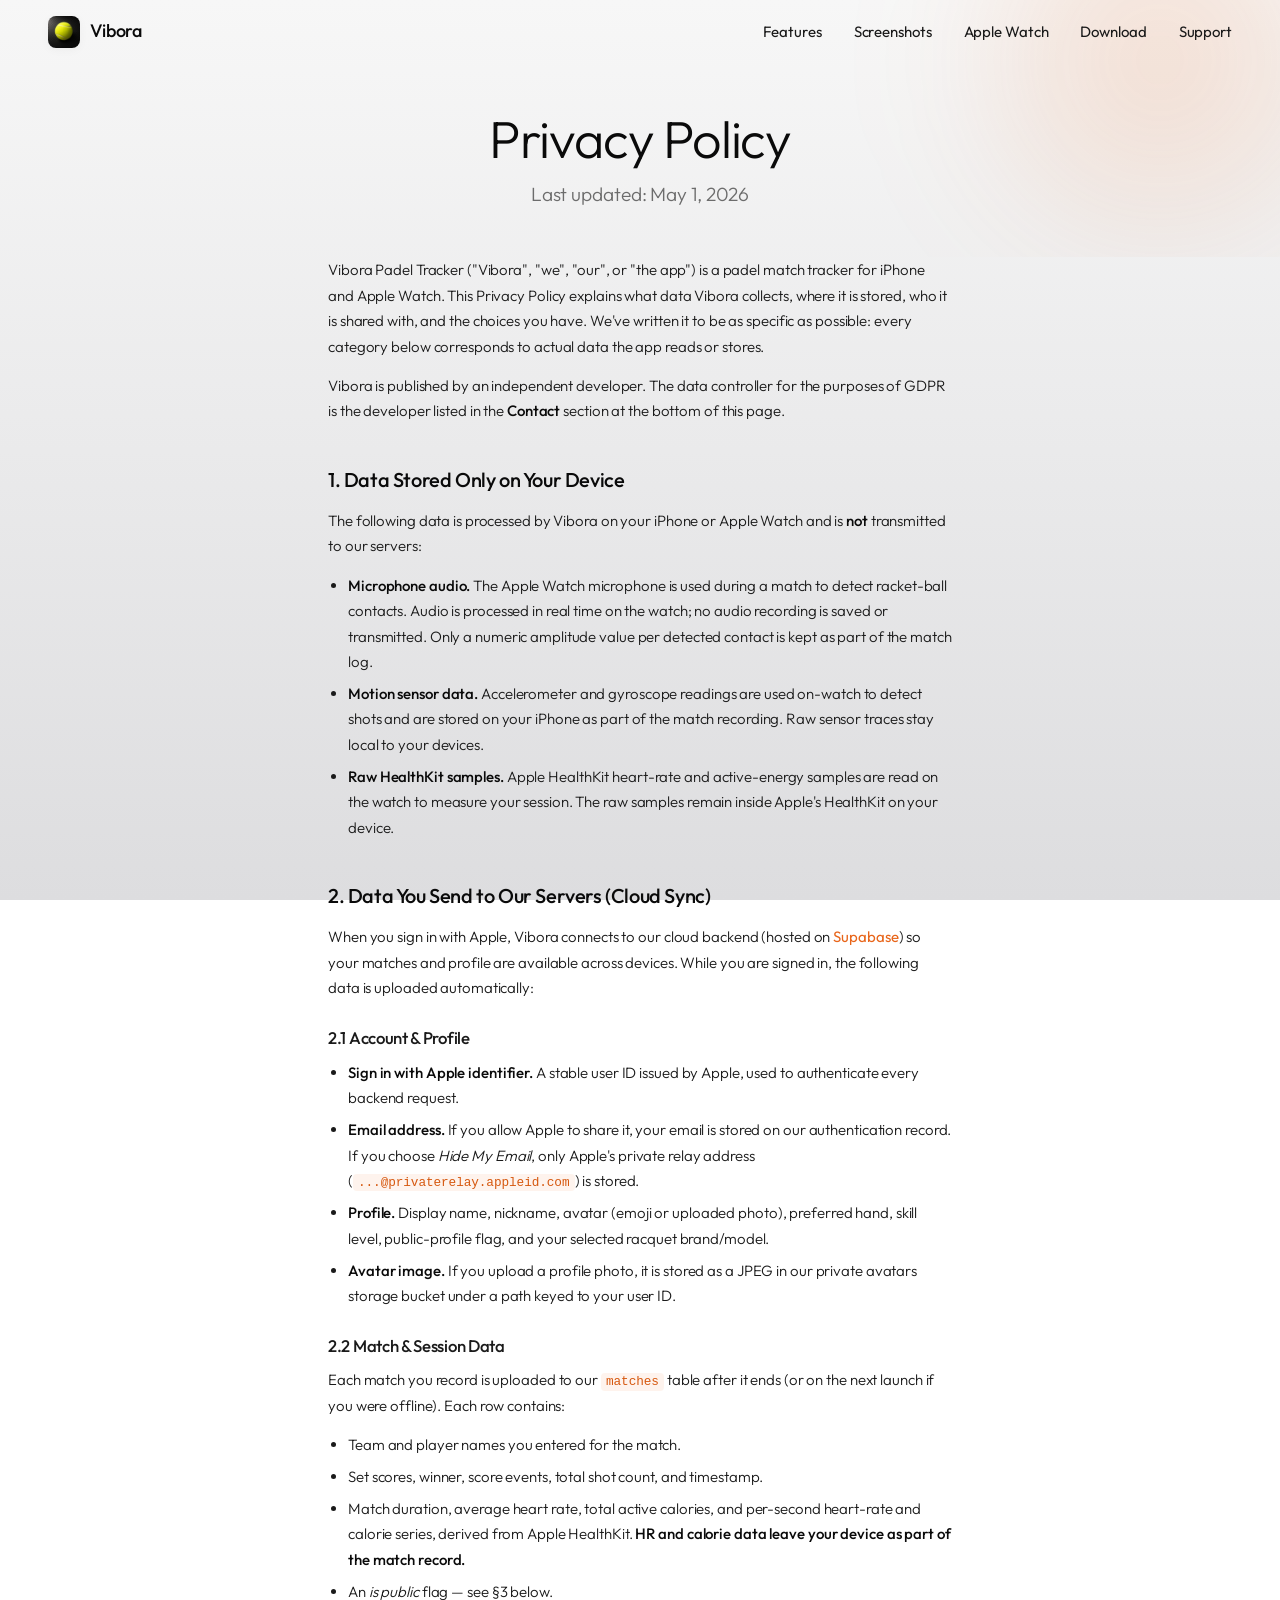
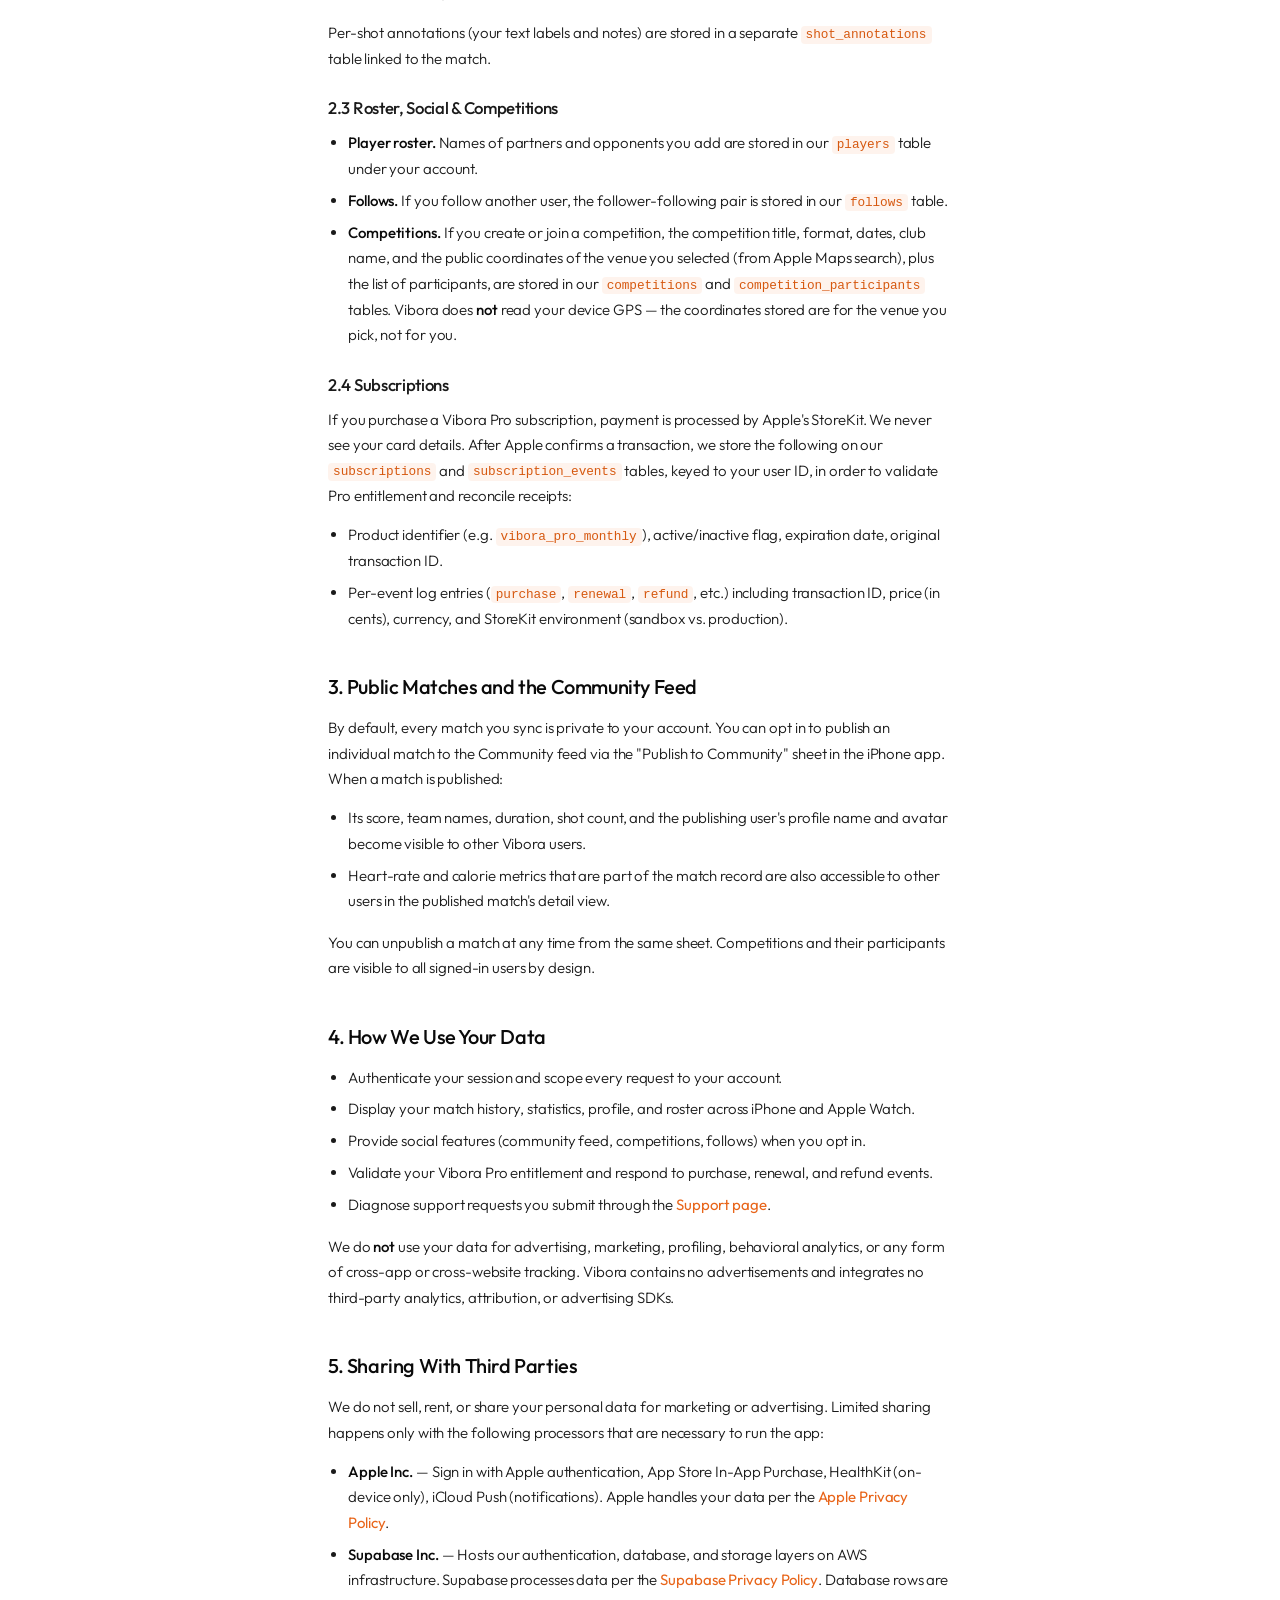
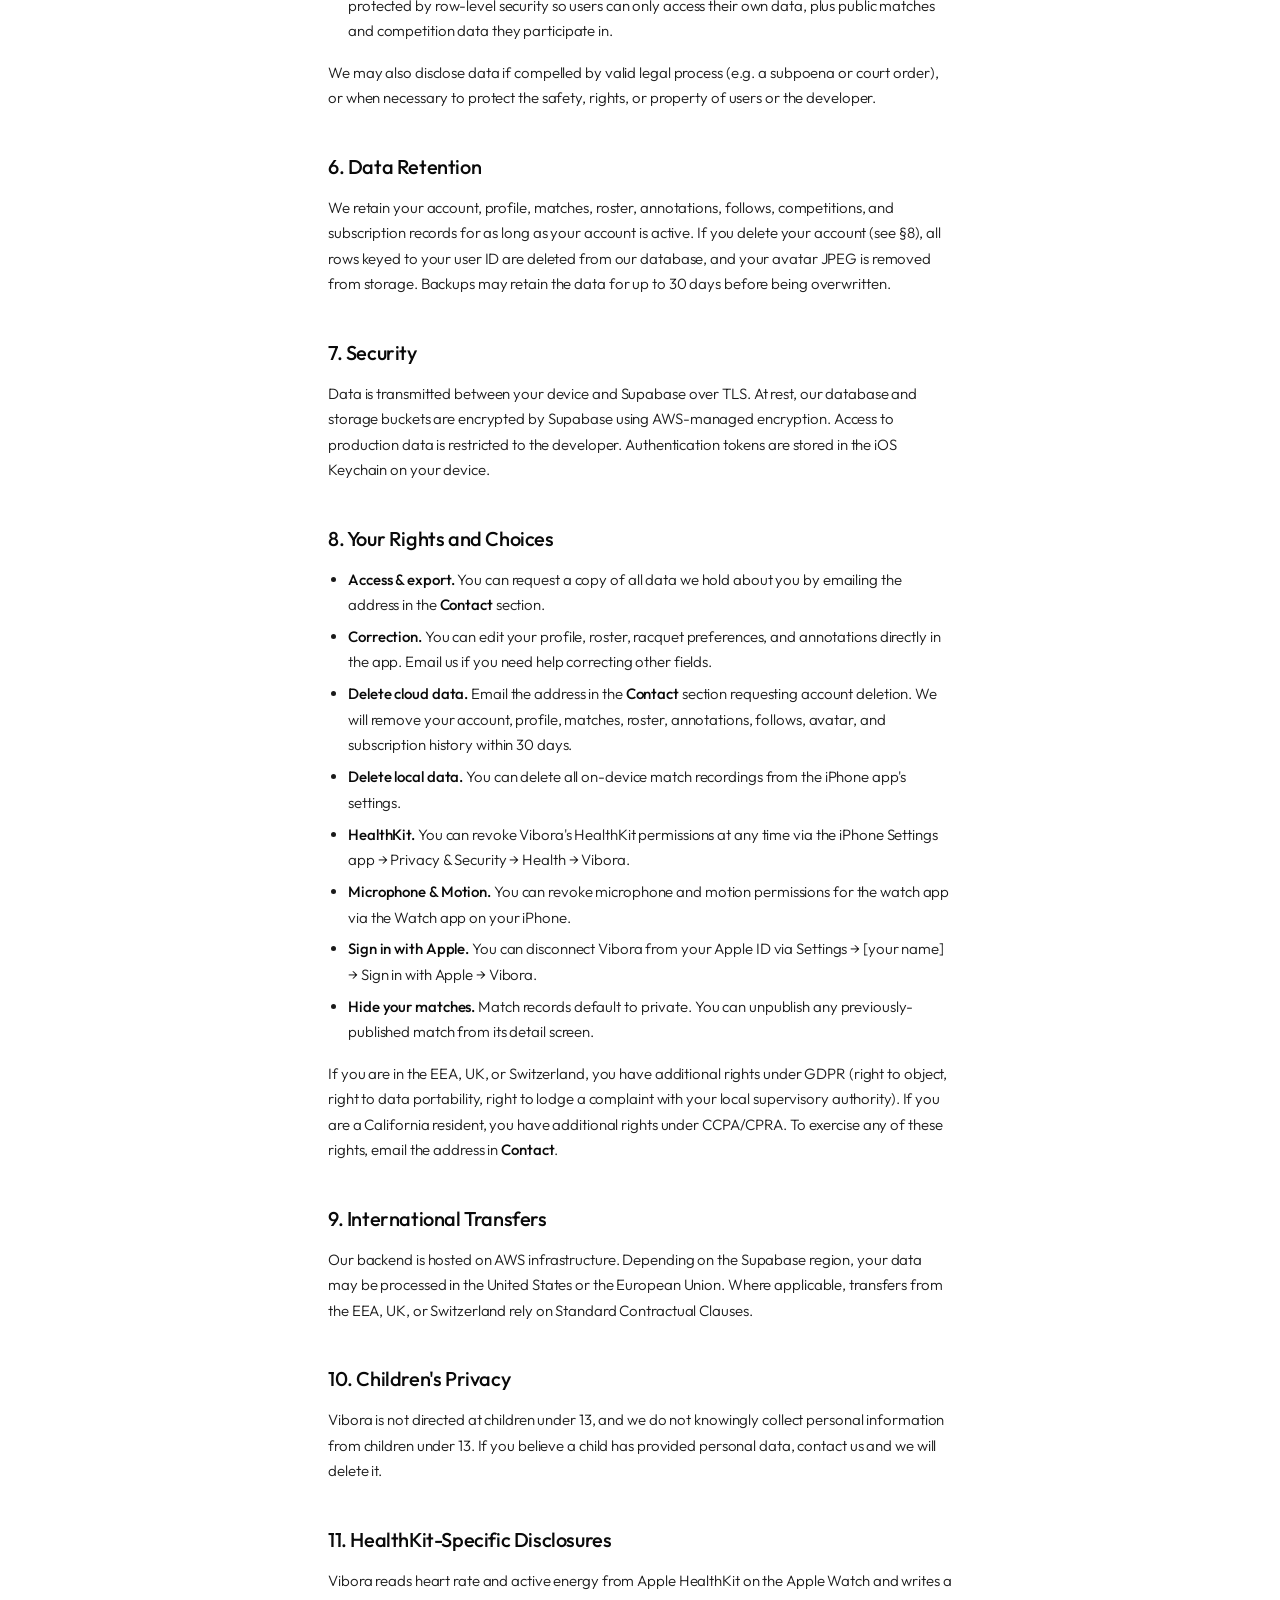
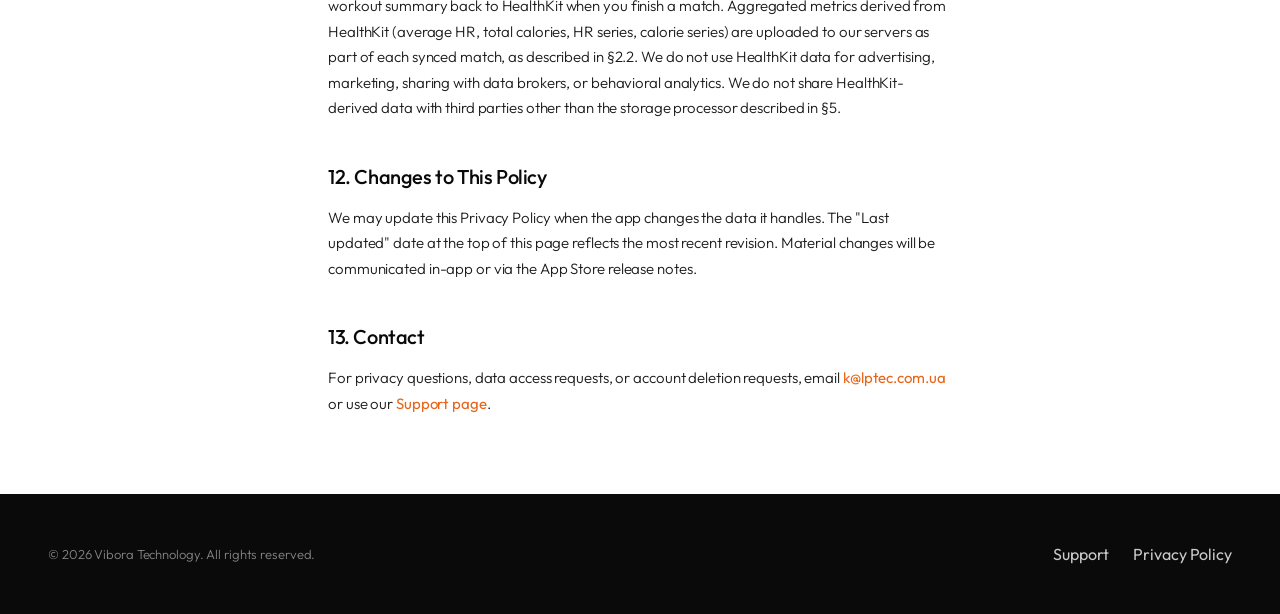
<file: privacy.html>
<!DOCTYPE html>
<html lang="en">
<head>
  <meta charset="UTF-8">
  <meta name="viewport" content="width=device-width, initial-scale=1.0">
  <title>Privacy Policy — Vibora Padel Tracker</title>
  <meta name="description" content="Privacy Policy for Vibora Padel Tracker. Learn what data Vibora collects, how it is stored, and your rights.">
  <link rel="icon" type="image/png" href="images/logo.png">
  <link rel="preconnect" href="https://fonts.googleapis.com">
  <link rel="preconnect" href="https://fonts.gstatic.com" crossorigin>
  <link href="https://fonts.googleapis.com/css2?family=Outfit:wght@200;300;400;500;600;700&display=swap" rel="stylesheet">
  <link rel="stylesheet" href="css/style.css?v=6">
</head>
<body>

<!-- ── Nav ── -->
<nav class="nav" id="nav">
  <a href="index.html" class="nav-brand">
    <img src="images/logo.png" alt="Vibora" width="36" height="36">
    Vibora
  </a>
  <ul class="nav-links" id="navLinks">
    <li><a href="index.html#features">Features</a></li>
    <li><a href="index.html#screenshots">Screenshots</a></li>
    <li><a href="index.html#watch">Apple Watch</a></li>
    <li><a href="index.html#download">Download</a></li>
    <li><a href="support.html">Support</a></li>
  </ul>
  <button class="hamburger" id="hamburger" aria-label="Menu">
    <span></span><span></span><span></span>
  </button>
</nav>

<!-- ── Header ── -->
<header class="page-header">
  <h1 class="section-title">Privacy Policy</h1>
  <p class="section-subtitle center">Last updated: May 1, 2026</p>
</header>

<!-- ── Content ── -->
<div class="prose">

  <p>Vibora Padel Tracker ("Vibora", "we", "our", or "the app") is a padel match tracker for iPhone and Apple Watch. This Privacy Policy explains what data Vibora collects, where it is stored, who it is shared with, and the choices you have. We've written it to be as specific as possible: every category below corresponds to actual data the app reads or stores.</p>

  <p>Vibora is published by an independent developer. The data controller for the purposes of GDPR is the developer listed in the <strong>Contact</strong> section at the bottom of this page.</p>

  <h2>1. Data Stored Only on Your Device</h2>

  <p>The following data is processed by Vibora on your iPhone or Apple Watch and is <strong>not</strong> transmitted to our servers:</p>
  <ul>
    <li><strong>Microphone audio.</strong> The Apple Watch microphone is used during a match to detect racket-ball contacts. Audio is processed in real time on the watch; no audio recording is saved or transmitted. Only a numeric amplitude value per detected contact is kept as part of the match log.</li>
    <li><strong>Motion sensor data.</strong> Accelerometer and gyroscope readings are used on-watch to detect shots and are stored on your iPhone as part of the match recording. Raw sensor traces stay local to your devices.</li>
    <li><strong>Raw HealthKit samples.</strong> Apple HealthKit heart-rate and active-energy samples are read on the watch to measure your session. The raw samples remain inside Apple's HealthKit on your device.</li>
  </ul>

  <h2>2. Data You Send to Our Servers (Cloud Sync)</h2>

  <p>When you sign in with Apple, Vibora connects to our cloud backend (hosted on <a href="https://supabase.com" target="_blank" rel="noopener">Supabase</a>) so your matches and profile are available across devices. While you are signed in, the following data is uploaded automatically:</p>

  <h3>2.1 Account &amp; Profile</h3>
  <ul>
    <li><strong>Sign in with Apple identifier.</strong> A stable user ID issued by Apple, used to authenticate every backend request.</li>
    <li><strong>Email address.</strong> If you allow Apple to share it, your email is stored on our authentication record. If you choose <em>Hide My Email</em>, only Apple's private relay address (<code>...@privaterelay.appleid.com</code>) is stored.</li>
    <li><strong>Profile.</strong> Display name, nickname, avatar (emoji or uploaded photo), preferred hand, skill level, public-profile flag, and your selected racquet brand/model.</li>
    <li><strong>Avatar image.</strong> If you upload a profile photo, it is stored as a JPEG in our private avatars storage bucket under a path keyed to your user ID.</li>
  </ul>

  <h3>2.2 Match &amp; Session Data</h3>
  <p>Each match you record is uploaded to our <code>matches</code> table after it ends (or on the next launch if you were offline). Each row contains:</p>
  <ul>
    <li>Team and player names you entered for the match.</li>
    <li>Set scores, winner, score events, total shot count, and timestamp.</li>
    <li>Match duration, average heart rate, total active calories, and per-second heart-rate and calorie series, derived from Apple HealthKit. <strong>HR and calorie data leave your device as part of the match record.</strong></li>
    <li>An <em>is public</em> flag — see §3 below.</li>
  </ul>
  <p>Per-shot annotations (your text labels and notes) are stored in a separate <code>shot_annotations</code> table linked to the match.</p>

  <h3>2.3 Roster, Social &amp; Competitions</h3>
  <ul>
    <li><strong>Player roster.</strong> Names of partners and opponents you add are stored in our <code>players</code> table under your account.</li>
    <li><strong>Follows.</strong> If you follow another user, the follower-following pair is stored in our <code>follows</code> table.</li>
    <li><strong>Competitions.</strong> If you create or join a competition, the competition title, format, dates, club name, and the public coordinates of the venue you selected (from Apple Maps search), plus the list of participants, are stored in our <code>competitions</code> and <code>competition_participants</code> tables. Vibora does <strong>not</strong> read your device GPS — the coordinates stored are for the venue you pick, not for you.</li>
  </ul>

  <h3>2.4 Subscriptions</h3>
  <p>If you purchase a Vibora Pro subscription, payment is processed by Apple's StoreKit. We never see your card details. After Apple confirms a transaction, we store the following on our <code>subscriptions</code> and <code>subscription_events</code> tables, keyed to your user ID, in order to validate Pro entitlement and reconcile receipts:</p>
  <ul>
    <li>Product identifier (e.g. <code>vibora_pro_monthly</code>), active/inactive flag, expiration date, original transaction ID.</li>
    <li>Per-event log entries (<code>purchase</code>, <code>renewal</code>, <code>refund</code>, etc.) including transaction ID, price (in cents), currency, and StoreKit environment (sandbox vs. production).</li>
  </ul>

  <h2>3. Public Matches and the Community Feed</h2>

  <p>By default, every match you sync is private to your account. You can opt in to publish an individual match to the Community feed via the "Publish to Community" sheet in the iPhone app. When a match is published:</p>
  <ul>
    <li>Its score, team names, duration, shot count, and the publishing user's profile name and avatar become visible to other Vibora users.</li>
    <li>Heart-rate and calorie metrics that are part of the match record are also accessible to other users in the published match's detail view.</li>
  </ul>
  <p>You can unpublish a match at any time from the same sheet. Competitions and their participants are visible to all signed-in users by design.</p>

  <h2>4. How We Use Your Data</h2>
  <ul>
    <li>Authenticate your session and scope every request to your account.</li>
    <li>Display your match history, statistics, profile, and roster across iPhone and Apple Watch.</li>
    <li>Provide social features (community feed, competitions, follows) when you opt in.</li>
    <li>Validate your Vibora Pro entitlement and respond to purchase, renewal, and refund events.</li>
    <li>Diagnose support requests you submit through the <a href="support.html">Support page</a>.</li>
  </ul>

  <p>We do <strong>not</strong> use your data for advertising, marketing, profiling, behavioral analytics, or any form of cross-app or cross-website tracking. Vibora contains no advertisements and integrates no third-party analytics, attribution, or advertising SDKs.</p>

  <h2>5. Sharing With Third Parties</h2>
  <p>We do not sell, rent, or share your personal data for marketing or advertising. Limited sharing happens only with the following processors that are necessary to run the app:</p>
  <ul>
    <li><strong>Apple Inc.</strong> — Sign in with Apple authentication, App Store In-App Purchase, HealthKit (on-device only), iCloud Push (notifications). Apple handles your data per the <a href="https://www.apple.com/legal/privacy/" target="_blank" rel="noopener">Apple Privacy Policy</a>.</li>
    <li><strong>Supabase Inc.</strong> — Hosts our authentication, database, and storage layers on AWS infrastructure. Supabase processes data per the <a href="https://supabase.com/privacy" target="_blank" rel="noopener">Supabase Privacy Policy</a>. Database rows are protected by row-level security so users can only access their own data, plus public matches and competition data they participate in.</li>
  </ul>
  <p>We may also disclose data if compelled by valid legal process (e.g. a subpoena or court order), or when necessary to protect the safety, rights, or property of users or the developer.</p>

  <h2>6. Data Retention</h2>
  <p>We retain your account, profile, matches, roster, annotations, follows, competitions, and subscription records for as long as your account is active. If you delete your account (see §8), all rows keyed to your user ID are deleted from our database, and your avatar JPEG is removed from storage. Backups may retain the data for up to 30 days before being overwritten.</p>

  <h2>7. Security</h2>
  <p>Data is transmitted between your device and Supabase over TLS. At rest, our database and storage buckets are encrypted by Supabase using AWS-managed encryption. Access to production data is restricted to the developer. Authentication tokens are stored in the iOS Keychain on your device.</p>

  <h2>8. Your Rights and Choices</h2>
  <ul>
    <li><strong>Access &amp; export.</strong> You can request a copy of all data we hold about you by emailing the address in the <strong>Contact</strong> section.</li>
    <li><strong>Correction.</strong> You can edit your profile, roster, racquet preferences, and annotations directly in the app. Email us if you need help correcting other fields.</li>
    <li><strong>Delete cloud data.</strong> Email the address in the <strong>Contact</strong> section requesting account deletion. We will remove your account, profile, matches, roster, annotations, follows, avatar, and subscription history within 30 days.</li>
    <li><strong>Delete local data.</strong> You can delete all on-device match recordings from the iPhone app's settings.</li>
    <li><strong>HealthKit.</strong> You can revoke Vibora's HealthKit permissions at any time via the iPhone Settings app → Privacy &amp; Security → Health → Vibora.</li>
    <li><strong>Microphone &amp; Motion.</strong> You can revoke microphone and motion permissions for the watch app via the Watch app on your iPhone.</li>
    <li><strong>Sign in with Apple.</strong> You can disconnect Vibora from your Apple ID via Settings → [your name] → Sign in with Apple → Vibora.</li>
    <li><strong>Hide your matches.</strong> Match records default to private. You can unpublish any previously-published match from its detail screen.</li>
  </ul>
  <p>If you are in the EEA, UK, or Switzerland, you have additional rights under GDPR (right to object, right to data portability, right to lodge a complaint with your local supervisory authority). If you are a California resident, you have additional rights under CCPA/CPRA. To exercise any of these rights, email the address in <strong>Contact</strong>.</p>

  <h2>9. International Transfers</h2>
  <p>Our backend is hosted on AWS infrastructure. Depending on the Supabase region, your data may be processed in the United States or the European Union. Where applicable, transfers from the EEA, UK, or Switzerland rely on Standard Contractual Clauses.</p>

  <h2>10. Children's Privacy</h2>
  <p>Vibora is not directed at children under 13, and we do not knowingly collect personal information from children under 13. If you believe a child has provided personal data, contact us and we will delete it.</p>

  <h2>11. HealthKit-Specific Disclosures</h2>
  <p>Vibora reads heart rate and active energy from Apple HealthKit on the Apple Watch and writes a workout summary back to HealthKit when you finish a match. Aggregated metrics derived from HealthKit (average HR, total calories, HR series, calorie series) are uploaded to our servers as part of each synced match, as described in §2.2. We do not use HealthKit data for advertising, marketing, sharing with data brokers, or behavioral analytics. We do not share HealthKit-derived data with third parties other than the storage processor described in §5.</p>

  <h2>12. Changes to This Policy</h2>
  <p>We may update this Privacy Policy when the app changes the data it handles. The "Last updated" date at the top of this page reflects the most recent revision. Material changes will be communicated in-app or via the App Store release notes.</p>

  <h2>13. Contact</h2>
  <p>For privacy questions, data access requests, or account deletion requests, email <a href="mailto:k@lptec.com.ua">k@lptec.com.ua</a> or use our <a href="support.html">Support page</a>.</p>

</div>

<!-- ── Footer ── -->
<footer class="footer">
  <div class="footer-inner">
    <span class="footer-copy">&copy; 2026 Vibora Technology. All rights reserved.</span>
    <ul class="footer-links">
      <li><a href="support.html">Support</a></li>
      <li><a href="privacy.html">Privacy Policy</a></li>
    </ul>
  </div>
</footer>

<script src="js/main.js"></script>
</body>
</html>
</file>
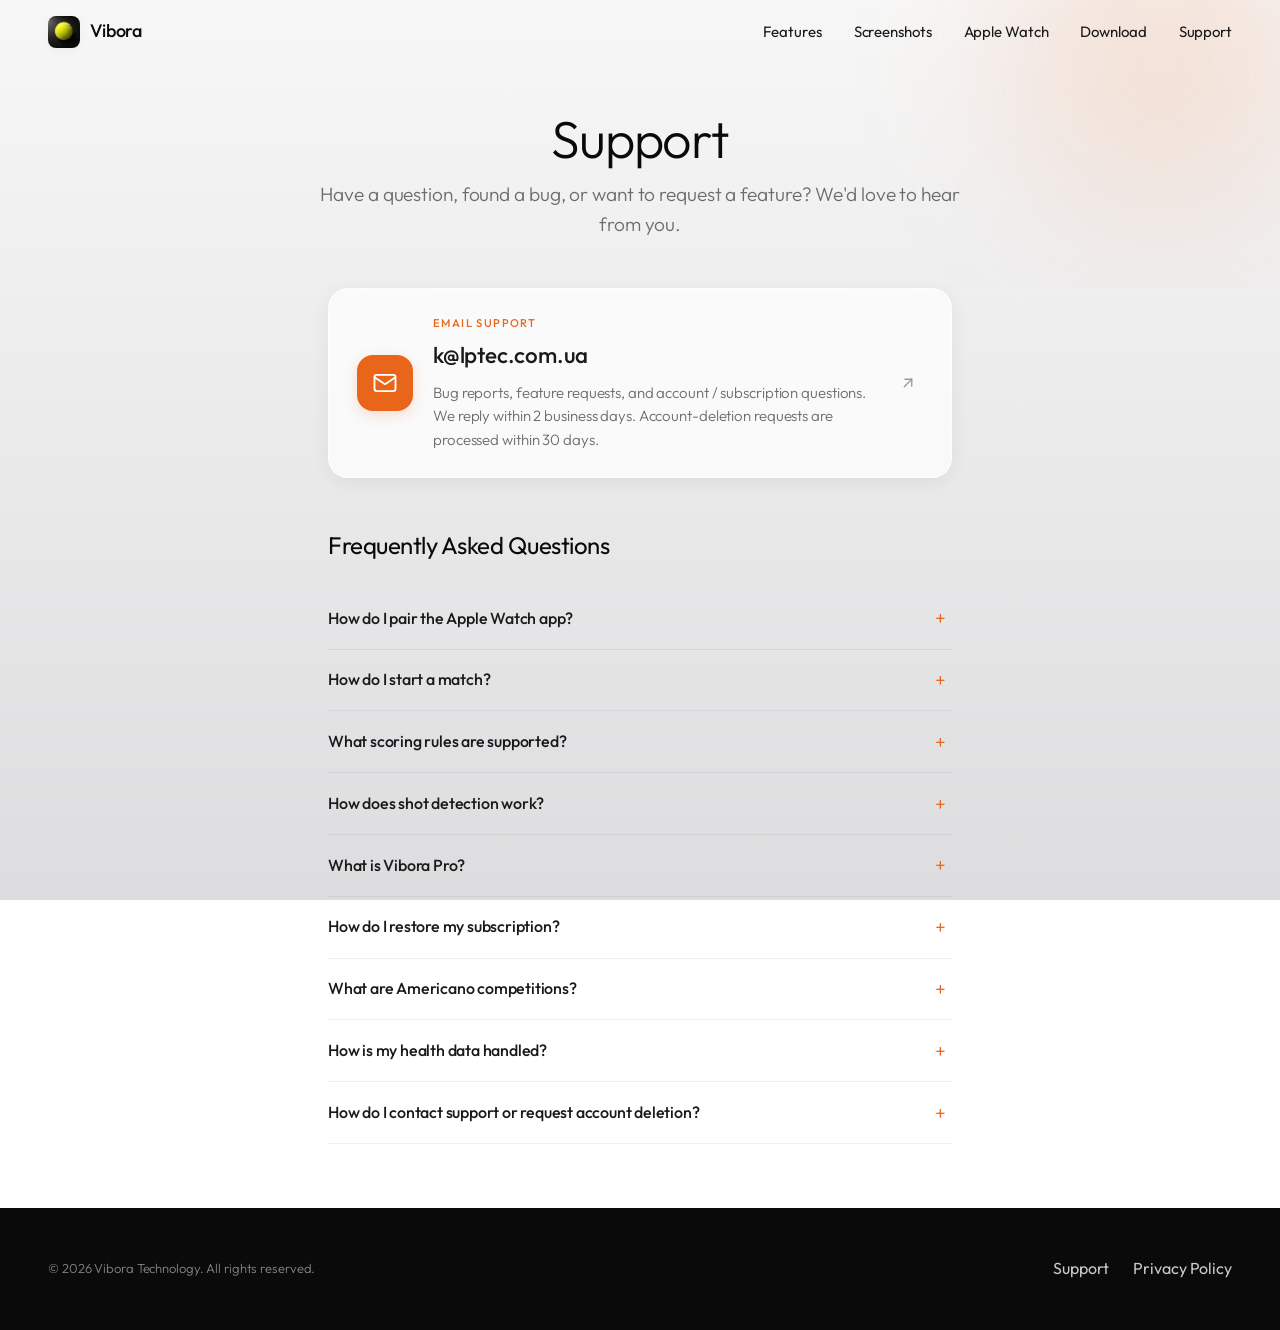
<file: support.html>
<!DOCTYPE html>
<html lang="en">
<head>
  <meta charset="UTF-8">
  <meta name="viewport" content="width=device-width, initial-scale=1.0">
  <title>Support — Vibora Padel Tracker</title>
  <meta name="description" content="Get help with Vibora Padel Tracker. Report bugs, request features, or ask questions.">
  <link rel="icon" type="image/png" href="images/logo.png">
  <link rel="preconnect" href="https://fonts.googleapis.com">
  <link rel="preconnect" href="https://fonts.gstatic.com" crossorigin>
  <link href="https://fonts.googleapis.com/css2?family=Outfit:wght@200;300;400;500;600;700&display=swap" rel="stylesheet">
  <link rel="stylesheet" href="css/style.css?v=7">
</head>
<body>

<!-- ── Nav ── -->
<nav class="nav" id="nav">
  <a href="index.html" class="nav-brand">
    <img src="images/logo.png" alt="Vibora" width="36" height="36">
    Vibora
  </a>
  <ul class="nav-links" id="navLinks">
    <li><a href="index.html#features">Features</a></li>
    <li><a href="index.html#screenshots">Screenshots</a></li>
    <li><a href="index.html#watch">Apple Watch</a></li>
    <li><a href="index.html#download">Download</a></li>
    <li><a href="support.html" aria-current="page">Support</a></li>
  </ul>
  <button class="hamburger" id="hamburger" aria-label="Menu">
    <span></span><span></span><span></span>
  </button>
</nav>

<!-- ── Header ── -->
<header class="page-header">
  <h1 class="section-title">Support</h1>
  <p class="section-subtitle center">Have a question, found a bug, or want to request a feature? We'd love to hear from you.</p>
</header>

<!-- ── Contact ── -->
<div class="support-layout">
  <a class="contact-card" href="mailto:k@lptec.com.ua?subject=Vibora%20Support" aria-label="Email Vibora support at k@lptec.com.ua">
    <span class="contact-card-icon" aria-hidden="true">
      <svg width="28" height="28" viewBox="0 0 24 24" fill="none" stroke="currentColor" stroke-width="1.6" stroke-linecap="round" stroke-linejoin="round">
        <rect x="3" y="5" width="18" height="14" rx="2"/>
        <path d="M3 7l9 6 9-6"/>
      </svg>
    </span>
    <span class="contact-card-body">
      <span class="contact-card-eyebrow">Email Support</span>
      <span class="contact-card-email">k@lptec.com.ua</span>
      <span class="contact-card-meta">Bug reports, feature requests, and account / subscription questions. We reply within 2 business days. Account-deletion requests are processed within 30 days.</span>
    </span>
    <span class="contact-card-arrow" aria-hidden="true">
      <svg width="18" height="18" viewBox="0 0 24 24" fill="none" stroke="currentColor" stroke-width="1.8" stroke-linecap="round" stroke-linejoin="round">
        <path d="M7 17 17 7"/>
        <path d="M8 7h9v9"/>
      </svg>
    </span>
  </a>

  <!-- ── FAQ ── -->
  <div class="faq">
    <h2>Frequently Asked Questions</h2>

    <details class="faq-item">
      <summary>How do I pair the Apple Watch app?</summary>
      <p>Install Vibora on your iPhone and the Watch companion app will install automatically. Open Vibora on both devices and sign in. The Watch app communicates with iPhone via WatchConnectivity — make sure both devices are nearby and Bluetooth is enabled.</p>
    </details>

    <details class="faq-item">
      <summary>How do I start a match?</summary>
      <p>Tap the Play button on your iPhone to configure the match: pick your court position, name the players, and choose a scoring rule (Golden Point, One Deuce One Golden, or Star Point). Then tap "Send to Watch" or use the phone scoreboard. On the Watch, choose who serves first and tap Start Match.</p>
    </details>

    <details class="faq-item">
      <summary>What scoring rules are supported?</summary>
      <p>Vibora supports three official padel scoring rules: Only Golden Point (at deuce, next point wins), One Deuce One Golden (one deuce then golden point), and Star Point. Full tiebreak support with automatic end changes is included.</p>
    </details>

    <details class="faq-item">
      <summary>How does shot detection work?</summary>
      <p>The Apple Watch uses its accelerometer, gyroscope, and microphone to detect racket-ball contacts during play. After the match, you can see the total shot count, a shot timeline, and per-shot sensor data on your iPhone.</p>
    </details>

    <details class="faq-item">
      <summary>What is Vibora Pro?</summary>
      <p>Vibora Pro unlocks detailed match analytics, performance insights and trends, shot lab with 3D trajectory, raw data export, cloud sync and backup, and unlimited match history. Available as a monthly or yearly subscription.</p>
    </details>

    <details class="faq-item">
      <summary>How do I restore my subscription?</summary>
      <p>Go to the Vibora Pro screen in the app and tap "Restore Purchases." If you're signed in with the same Apple ID, your subscription will be restored automatically.</p>
    </details>

    <details class="faq-item">
      <summary>What are Americano competitions?</summary>
      <p>Americano is a popular social padel format where players rotate partners across rounds. Vibora lets you create and join Americano tournaments with live leaderboards, score dynamics charts, and round-by-round match results.</p>
    </details>

    <details class="faq-item">
      <summary>How is my health data handled?</summary>
      <p>Raw HealthKit samples and microphone audio stay on your device. When you sync a match, we upload a summary that includes its average heart rate, total calories, and per-second HR/calorie series alongside the score and shot count, so you can see the same metrics across your iPhone and Watch. We never use this data for advertising, marketing, behavioral analytics, or sharing with data brokers. You can revoke HealthKit access anytime from iPhone Settings &rarr; Privacy &amp; Security &rarr; Health &rarr; Vibora. See our <a href="privacy.html">Privacy Policy</a> for the full list of fields.</p>
    </details>

    <details class="faq-item">
      <summary>How do I contact support or request account deletion?</summary>
      <p>Email <a href="mailto:k@lptec.com.ua?subject=Vibora%20Support">k@lptec.com.ua</a>. Account deletion requests (including all cloud-synced matches, profile, roster, and avatar) are processed within 30 days.</p>
    </details>
  </div>
</div>

<!-- ── Footer ── -->
<footer class="footer">
  <div class="footer-inner">
    <span class="footer-copy">&copy; 2026 Vibora Technology. All rights reserved.</span>
    <ul class="footer-links">
      <li><a href="support.html">Support</a></li>
      <li><a href="privacy.html">Privacy Policy</a></li>
    </ul>
  </div>
</footer>

<script src="js/main.js"></script>
</body>
</html>
</file>
<file: css/prototype.css>
* { margin: 0; padding: 0; box-sizing: border-box; }

/* iPhone 17 frame — pure CSS. Black bezel built with padding + outer
     border-radius. The screen lives in the padded content area with an inner
     border-radius equal to (outer - bezel) so its rounded corners follow the
     inner edge of the bezel. The dynamic island is a black pill overlaid on
     top of the screen, mimicking iPhone 14 Pro/15/16/17. */
  .phone-frame {
    width: 375px;
    aspect-ratio: 215 / 466;
    background: #000;
    border-radius: 52px;
    padding: 8px;
    box-sizing: border-box;
    position: relative;
    box-shadow:
      0 20px 50px rgba(0,0,0,0.35),
      inset 0 0 0 1.5px #1f1f1f;
    cursor: pointer;
    flex-shrink: 0;
  }

  /* Dynamic island — sits ON the screen, top center. */
  .phone-frame::after {
    content: '';
    position: absolute;
    top: 18px;
    left: 50%;
    transform: translateX(-50%);
    width: 110px;
    height: 32px;
    background: #000;
    border-radius: 999px;
    box-shadow: inset 0 0 0 0.5px #2a2a2a;
    z-index: 3;
    pointer-events: none;
  }

  .screen {
    width: 100%;
    height: 100%;
    position: relative;
    overflow-y: auto;
    overflow-x: hidden;
  }

  .phone-frame > .screen {
    border-radius: 44px;
    z-index: 1;
  }

  .screen::-webkit-scrollbar { display: none; }

  .glass {
    background: rgba(255, 255, 255, 0.55);
    backdrop-filter: blur(40px) saturate(180%);
    -webkit-backdrop-filter: blur(40px) saturate(180%);
    border: 1px solid rgba(255, 255, 255, 0.45);
  }

  .glass-strong {
    background: rgba(255, 255, 255, 0.72);
    backdrop-filter: blur(50px) saturate(200%);
    -webkit-backdrop-filter: blur(50px) saturate(200%);
    border: 1px solid rgba(255, 255, 255, 0.5);
  }

  /* ============================================
     SCREEN 1: ECG Recording
     ============================================ */
  #screen-ecg {
  
    background: linear-gradient(180deg, #f7f7f7 0%, #dddddf 100%);
    display: flex;
    flex-direction: column;
    padding: 60px 24px 40px;
  }

  .ecg-header {
    display: flex;
    align-items: center;
    gap: 16px;
    margin-bottom: 40px;
  }

  .back-btn {
    width: 40px;
    height: 40px;
    border-radius: 20px;
    background: rgba(255, 255, 255, 0.6);
    backdrop-filter: blur(20px) saturate(180%);
    -webkit-backdrop-filter: blur(20px) saturate(180%);
    border: 1px solid rgba(255, 255, 255, 0.5);
    display: flex;
    align-items: center;
    justify-content: center;
    box-shadow: 0 1px 4px rgba(0,0,0,0.06);
    cursor: pointer;
    flex-shrink: 0;
  }

  .back-btn svg { width: 20px; height: 20px; color: #1a1a1a; }

  .ecg-header h1 {
    font-size: 22px;
    font-weight: 400;
    color: #1a1a1a;
    letter-spacing: -0.2px;
  }

  .bpm-display {
    text-align: center;
    margin-bottom: 20px;
  }

  .bpm-value {
    font-size: 128px;
    font-weight: 200;
    color: #0a0a0a;
    line-height: 0.9;
    letter-spacing: -6px;
  }

  .bpm-unit {
    font-size: 24px;
    font-weight: 300;
    color: #999;
    margin-top: 2px;
    letter-spacing: 1px;
  }

  .ecg-chart-area {
    flex: 1;
    position: relative;
    min-height: 200px;
    margin: 0 -24px;
    padding: 0 24px;
  }

  .ecg-canvas-wrap {
    width: 100%;
    height: 180px;
    position: relative;
  }

  #ecgCanvas {
    width: 100%;
    height: 100%;
  }

  .timer-container {
    display: flex;
    justify-content: center;
    margin-top: auto;
    padding-top: 30px;
  }

  .timer-ring {
    width: 160px;
    height: 160px;
    position: relative;
    display: flex;
    align-items: center;
    justify-content: center;
  }

  .timer-ring svg {
    position: absolute;
    width: 100%;
    height: 100%;
    transform: rotate(-90deg);
  }

  .timer-ring .ring-bg {
    fill: none;
    stroke: #e5e5e5;
    stroke-width: 5;
  }

  .timer-ring .ring-progress {
    fill: none;
    stroke: #e8651a;
    stroke-width: 5;
    stroke-linecap: round;
    stroke-dasharray: 440;
    stroke-dashoffset: 330;
    transition: stroke-dashoffset 1s linear;
  }

  .timer-inner {
    text-align: center;
    z-index: 1;
  }

  .timer-time {
    font-size: 36px;
    font-weight: 300;
    color: #0a0a0a;
    letter-spacing: -1px;
    font-variant-numeric: tabular-nums;
  }

  .timer-pause {
    display: flex;
    justify-content: center;
    margin-top: 6px;
  }

  .timer-pause svg { width: 26px; height: 26px; color: #1a1a1a; transform: rotate(90deg); }

  /* ============================================
     SCREEN 2: Home Dashboard
     ============================================ */
  #screen-home,
  #screen-main {
    background: linear-gradient(180deg, #f7f7f7 0%, #dddddf 100%);
    
    display: flex;
    flex-direction: column;
    height: 100%;
  }

  .home-top {
    padding: 60px 24px 0;
    flex-shrink: 0;
  }

  .home-header {
    display: flex;
    justify-content: space-between;
    align-items: flex-start;
  }

  .home-greeting .greeting-name {
    font-size: 22px;
    font-weight: 300;
    color: #999;
    line-height: 1;
    letter-spacing: -0.2px;
  }

  .home-greeting .greeting-sub {
    font-size: 22px;
    font-weight: 300;
    color: #0a0a0a;
    line-height: 1;
    letter-spacing: -0.2px;
  }

  .home-greeting .greeting-sub strong {
    font-weight: 400;
  }

  .home-icons {
    display: flex;
    gap: 8px;
  }

  .home-icon-btn {
    width: 36px;
    height: 36px;
    border-radius: 50%;
    border: none;
    display: flex;
    align-items: center;
    justify-content: center;
    cursor: pointer;
  }

  .home-icon-btn.profile { background: #ffffff80; }
  .home-icon-btn.settings { background: #ffffff80; }
  .home-icon-btn svg { width: 17px; height: 17px; color: #6c6c6c; }

  .home-body {
    flex: 1;
    position: relative;
    display: flex;
    flex-direction: column;
    min-height: 0;
  }

  .main-metrics {
    display: flex;
    justify-content: space-between;
    padding: 16px 24px 0;
    gap: 8px;
    position: relative;
    z-index: 3;
  }

  .main-metric {
    display: flex;
    flex-direction: column;
    align-items: center;
    flex: 1;
  }

  .main-metric-value {
    font-size: 28px;
    font-weight: 300;
    color: #0a0a0a;
    letter-spacing: -0.5px;
    line-height: 1;
  }

  .main-metric-unit {
    font-size: 18px;
    font-weight: 200;
    color: #aaa;
  }

  .main-metric-label {
    font-size: 12px;
    font-weight: 400;
    color: #999;
    margin-top: 2px;
    letter-spacing: 0.1px;
  }

  .heart-image {
    flex: 1;
    display: flex;
    align-items: center;
    justify-content: center;
    padding: 10px 20px 0;
    position: relative;
    z-index: 1;
  }

  .heart-img {
    width: 420px;
    max-width: 115%;
    height: auto;
    object-fit: contain;
    filter: drop-shadow(0 16px 32px rgba(120,30,20,0.1));
    margin-bottom: -130px;
  }

  .floating-cards {
    position: relative;
    z-index: 2;
    display: flex;
    gap: 10px;
    padding: 0 18px 10px;
    align-items: flex-end;
  }

  .stat-card {
    background: rgba(255, 255, 255, 0.6);
    backdrop-filter: blur(40px) saturate(180%);
    -webkit-backdrop-filter: blur(40px) saturate(180%);
    border: 1px solid rgba(255, 255, 255, 0.55);
    border-radius: 20px;
    padding: 14px 16px;
    box-shadow: 0 4px 20px rgba(0,0,0,0.06);
  }

  .stat-card-ecg {
    flex: 1;
  }

  .stat-card-hrv {
    flex: 1;
    margin-bottom: 40px;
  }

  .floating-cards-high .stat-card-ecg,
  .floating-cards-high .stat-card-hrv {
    flex: 1;
  }

  .stat-pct {
    font-size: 16px;
    font-weight: 400;
    vertical-align: super;
    color: #999;
  }

  .form-dots {
    display: flex;
    gap: 5px;
    margin-top: 8px;
  }

  .form-dot {
    font-size: 12px;
    font-weight: 500;
    letter-spacing: 0.3px;
  }

  .form-w {
    color: #e8651a;
  }

  .form-l {
    color: #ccc;
  }

  .match-card { padding: 12px 14px; }

  .match-header {
    display: flex;
    justify-content: space-between;
    align-items: center;
  }

  .match-result {
    font-size: 12px;
    font-weight: 500;
  }

  .match-won { color: #e8651a; }
  .match-lost { color: #bbb; }

  .match-score {
    display: flex;
    flex-direction: column;
    gap: 0;
  }

  .match-row {
    display: flex;
    align-items: center;
    gap: 8px;
    padding: 6px 0;
  }

  .match-row-win .match-set {
    font-size: 26px;
    font-weight: 600;
    color: #0a0a0a;
    letter-spacing: -0.5px;
  }

  .match-row-lose .match-set {
    font-size: 26px;
    font-weight: 500;
    color: #bbb;
    letter-spacing: -0.5px;
  }

  .match-trophy {
    font-size: 20px;
    width: 24px;
    text-align: center;
    flex-shrink: 0;
  }

  .match-trophy-spacer {
    width: 24px;
    flex-shrink: 0;
  }

  .match-divider {
    height: 1px;
    background: rgba(0,0,0,0.08);
    margin: 2px 0;
  }

  .floating-cards-high {
    position: relative;
    top: -170px;
    margin-bottom: -170px;
  }

  .main-img {
    filter: drop-shadow(0 16px 32px rgba(0,0,0,0.15));
    margin-top: -130px;
  }

  .stat-label {
    font-size: 14px;
    color: #0b0b0b;
    font-weight: 400;
    margin-bottom: 4px;
    letter-spacing: 0.1px;
    line-height: 1.3;
  }

  .stat-main {
    display: flex;
    align-items: baseline;
    gap: 5px;
  }

  .stat-number {
    font-size: 36px;
    font-weight: 300;
    color: #0a0a0a;
    letter-spacing: -0.5px;
  }

  .stat-suffix {
    font-size: 31px;
    font-weight: 200;
    color: #aaa;
  }

  .stat-wave {
    height: 28px;
    margin-top: 6px;
  }

  .stat-wave svg { width: 100%; height: 100%; }

  .hrv-top-row {
    display: flex;
    justify-content: space-between;
    align-items: flex-start;
    margin-bottom: 4px;
  }

  .hrv-badge-icon {
    width: 28px;
    height: 28px;
    border-radius: 8px;
    display: flex;
    align-items: center;
    justify-content: center;
    flex-shrink: 0;
  }

  .hrv-badge-icon svg { width: 15px; height: 15px; color: #e8651a; }

  .hrv-status-line {
    font-size: 14px;
    color: #aaa;
    font-weight: 300;
    margin-bottom: 6px;
  }

  .hrv-status-line span { font-weight: 400; color: #1a1a1a; }

  .home-nav {
    flex-shrink: 0;
    padding: 4px 16px 30px;
    display: flex;
    justify-content: space-between;
    align-items: flex-end;
  }

  .nav-btn {
    border: none;
    background: transparent;
    display: flex;
    flex-direction: column;
    align-items: center;
    justify-content: center;
    cursor: pointer;
    gap: 3px;
    padding: 4px 0;
    min-width: 0;
    flex: 1;
  }

  .nav-btn-icon {
    width: 40px;
    height: 40px;
    border-radius: 50%;
    display: flex;
    align-items: center;
    justify-content: center;
    transition: background 0.15s ease;
  }

  .nav-btn.active .nav-btn-icon {
    background: #1a1a1a;
  }

  .nav-btn svg { width: 20px; height: 20px; color: #bbb; }
  .nav-btn.active svg { color: #fff; }

  .nav-btn-label {
    font-size: 10px;
    font-weight: 400;
    color: #bbb;
    letter-spacing: 0.1px;
    line-height: 1;
  }

  .nav-btn.active .nav-btn-label {
    color: #1a1a1a;
    font-weight: 500;
  }

  .nav-btn-play .nav-btn-icon {
    width: 48px;
    height: 48px;
    background: #e8651a;
    border-radius: 50%;
    margin-top: -10px;
    box-shadow: 0 4px 14px rgba(232,101,26,0.35);
  }

  .nav-btn-play svg { color: #fff; width: 22px; height: 22px; }
  .nav-btn-play .nav-btn-label { color: #e8651a; font-weight: 500; }

  /* ============================================
     SCREEN 3: Heart Rate Summary
     ============================================ */
  #screen-summary {
    background: linear-gradient(180deg, #f7f7f7 0%, #dddddf 100%);
    display: flex;
    flex-direction: column;
    padding: 60px 24px 40px;
  }

  .summary-header {
    display: flex;
    align-items: center;
    justify-content: space-between;
    margin-bottom: 24px;
  }

  .summary-header h1 {
    font-size: 18px;
    font-weight: 500;
    color: #1a1a1a;
    flex: 1;
    text-align: center;
    letter-spacing: -0.2px;
  }

  .summary-greeting {
    margin-bottom: 20px;
  }

  .summary-greeting h3 {
    font-size: 22px;
    font-weight: 600;
    color: #0a0a0a;
    letter-spacing: -0.3px;
  }

  .summary-greeting p {
    font-size: 22px;
    font-weight: 300;
    color: #aaa;
    letter-spacing: -0.3px;
    line-height: 1.2;
  }

  .summary-bpm {
    display: flex;
    align-items: baseline;
    margin-bottom: 4px;
  }

  .summary-bpm-value {
    font-size: 80px;
    font-weight: 300;
    color: #0a0a0a;
    line-height: 1;
    letter-spacing: -4px;
  }

  .summary-bpm-unit {
    font-size: 22px;
    font-weight: 300;
    color: #0a0a0a;
    margin-left: 4px;
    align-self: flex-start;
    margin-top: 8px;
  }

  .summary-range {
    display: flex;
    gap: 16px;
    margin-bottom: 20px;
  }

  .range-item {
    display: flex;
    align-items: baseline;
    gap: 4px;
  }

  .range-value {
    font-size: 16px;
    font-weight: 500;
    color: #0a0a0a;
    letter-spacing: -0.3px;
  }

  .range-label {
    font-size: 12px;
    color: #bbb;
    font-weight: 300;
  }

  .hrv-section {
    background: rgba(255, 255, 255, 0.55);
    backdrop-filter: blur(40px) saturate(180%);
    -webkit-backdrop-filter: blur(40px) saturate(180%);
    border: 1px solid rgba(255, 255, 255, 0.5);
    border-radius: 22px;
    padding: 18px;
    margin-bottom: 12px;
    box-shadow: 0 2px 12px rgba(0,0,0,0.04);
  }

  .hrv-section-header {
    display: flex;
    justify-content: space-between;
    align-items: center;
    margin-bottom: 14px;
  }

  .hrv-section-header span:first-child {
    font-size: 14px;
    font-weight: 500;
    color: #1a1a1a;
    letter-spacing: -0.1px;
  }

  .hrv-section-header span:last-child {
    font-size: 22px;
    font-weight: 500;
    color: #0a0a0a;
    letter-spacing: -0.5px;
  }

  .hrv-section-header .ms {
    font-size: 13px;
    font-weight: 300;
    color: #bbb;
  }

  .bar-chart {
    height: 100px;
    display: flex;
    align-items: flex-end;
    gap: 2px;
    margin-bottom: 8px;
    padding: 0 2px;
  }

  .bar-col {
    flex: 1;
    display: flex;
    flex-direction: column;
    align-items: center;
    gap: 2px;
    height: 100%;
    justify-content: flex-end;
  }

  .bar {
    width: 100%;
    border-radius: 2px;
    background: #e8651a;
    min-height: 3px;
    transition: height 0.3s ease;
  }

  .bar-chart-labels {
    display: flex;
    justify-content: space-between;
    padding: 0 2px;
  }

  .bar-chart-labels span {
    font-size: 10px;
    color: #aaa;
    font-weight: 400;
    letter-spacing: 0.2px;
  }

  .info-cards {
    display: flex;
    gap: 10px;
    margin-bottom: 12px;
  }

  .info-card {
    flex: 1;
    background: rgba(255, 255, 255, 0.55);
    backdrop-filter: blur(40px) saturate(180%);
    -webkit-backdrop-filter: blur(40px) saturate(180%);
    border: 1px solid rgba(255, 255, 255, 0.5);
    border-radius: 18px;
    padding: 14px 16px;
    box-shadow: 0 2px 12px rgba(0,0,0,0.04);
  }

  .info-card-label {
    font-size: 12px;
    color: #aaa;
    font-weight: 400;
    margin-bottom: 4px;
    letter-spacing: 0.1px;
  }

  .info-card-value {
    font-size: 26px;
    font-weight: 500;
    color: #0a0a0a;
    letter-spacing: -0.5px;
  }

  .info-card-value .unit {
    font-size: 14px;
    font-weight: 300;
    color: #bbb;
  }

  .insight-banner {
    background: #e8651a;
    border-radius: 18px;
    padding: 16px 18px;
    display: flex;
    align-items: center;
    gap: 12px;
  }

  .insight-icon {
    width: 34px;
    height: 34px;
    border-radius: 50%;
    background: rgba(255,255,255,0.22);
    display: flex;
    align-items: center;
    justify-content: center;
    flex-shrink: 0;
  }

  .insight-icon svg { width: 18px; height: 18px; color: #fff; }

  .insight-text {
    font-size: 13px;
    color: #fff;
    font-weight: 400;
    line-height: 1.4;
    letter-spacing: -0.1px;
  }

  /* ============================================
     SCREEN 4: Match List
     ============================================ */
  #screen-matches {
    background: linear-gradient(180deg, rgba(247,247,247,0.85) 0%, rgba(221,221,223,0.9) 100%),
                url('../images/proto/court-2.png') center/cover no-repeat;
    display: flex;
    flex-direction: column;
    padding: 60px 20px 40px;
  }

  .matches-header {
    display: flex;
    align-items: center;
    justify-content: space-between;
    margin-bottom: 20px;
  }

  .matches-header h1 {
    font-size: 18px;
    font-weight: 500;
    color: #1a1a1a;
    flex: 1;
    text-align: center;
    letter-spacing: -0.2px;
  }

  .matches-filter {
    display: flex;
    gap: 8px;
    margin-bottom: 20px;
  }

  .filter-btn {
    padding: 6px 16px;
    border-radius: 20px;
    border: none;
    font-family: 'Outfit', sans-serif;
    font-size: 13px;
    font-weight: 400;
    cursor: pointer;
    background: rgba(255,255,255,0.4);
    backdrop-filter: blur(20px);
    -webkit-backdrop-filter: blur(20px);
    color: #999;
  }

  .filter-btn.active {
    background: #1a1a1a;
    color: #fff;
    font-weight: 500;
  }

  .matches-list {
    display: flex;
    flex-direction: column;
    gap: 8px;
    overflow-y: auto;
    flex: 1;
  }

  .matches-list::-webkit-scrollbar { display: none; }

  .match-item {
    background: rgba(255, 255, 255, 0.55);
    backdrop-filter: blur(40px) saturate(180%);
    -webkit-backdrop-filter: blur(40px) saturate(180%);
    border: 1px solid rgba(255, 255, 255, 0.5);
    border-radius: 18px;
    padding: 16px 18px 12px;
    box-shadow: 0 2px 12px rgba(0,0,0,0.04);
  }

  .mi-date {
    text-align: right;
    font-size: 12px;
    font-weight: 300;
    color: #aaa;
    margin-bottom: 8px;
  }

  .mi-team {
    display: flex;
    align-items: center;
    justify-content: space-between;
    padding: 4px 0;
  }

  .mi-names {
    display: flex;
    flex-direction: column;
    gap: 1px;
    font-size: 15px;
    font-weight: 400;
    color: #1a1a1a;
    line-height: 1.3;
  }

  .mi-scores {
    display: flex;
    align-items: center;
    gap: 2px;
  }

  .mi-scores .match-trophy {
    font-size: 16px;
    margin-right: 4px;
    flex-shrink: 0;
  }

  .mi-scores .match-trophy-spacer {
    width: 24px;
    flex-shrink: 0;
  }

  .mi-scores .match-set {
    width: 24px;
    text-align: center;
    font-size: 20px;
    font-variant-numeric: tabular-nums;
  }

  .mi-scores .match-set.set-won {
    font-weight: 700;
    color: #1a1a1a;
  }

  .mi-scores .match-set.set-lost {
    font-weight: 400;
    color: #ccc;
  }

  .match-item .match-divider {
    height: 1px;
    background: rgba(0,0,0,0.06);
    margin: 4px 0;
  }

  .mi-stats {
    display: flex;
    align-items: center;
    gap: 12px;
    margin-top: 10px;
    padding-top: 6px;
    border-top: 1px solid rgba(0,0,0,0.05);
  }

  .mi-stat {
    display: inline-flex;
    align-items: center;
    gap: 3px;
    font-size: 12px;
    font-weight: 400;
    color: #999;
    letter-spacing: 0.01em;
  }

  .mi-stat svg {
    width: 14px;
    height: 14px;
    flex-shrink: 0;
    color: #c0c0c0;
  }

  /* ===== MATCH DETAIL SCREEN ===== */
  #screen-match-detail {
    background: linear-gradient(180deg, #f0eeec 0%, #e6e4e1 100%);
    display: flex;
    flex-direction: column;
    padding: 0;
  }

  .md-scroll {
    flex: 1;
    overflow-y: auto;
    padding: 60px 16px 30px;
  }

  .md-scroll::-webkit-scrollbar { display: none; }

  .md-header {
    display: flex;
    align-items: center;
    justify-content: space-between;
    margin-bottom: 16px;
  }

  .md-header h1 {
    font-size: 18px;
    font-weight: 500;
    color: #1a1a1a;
    flex: 1;
    text-align: center;
    letter-spacing: -0.2px;
  }

  .md-header .back-btn {
    width: 40px;
    height: 40px;
  }

  .md-more-btn {
    width: 36px;
    height: 36px;
    border-radius: 50%;
    border: none;
    background: rgba(0,0,0,0.06);
    display: flex;
    align-items: center;
    justify-content: center;
    cursor: pointer;
  }

  .md-more-btn svg {
    width: 18px;
    height: 18px;
    color: #1a1a1a;
  }

  .md-card {
    background: rgba(255, 255, 255, 0.55);
    backdrop-filter: blur(40px) saturate(180%);
    -webkit-backdrop-filter: blur(40px) saturate(180%);
    border: 1px solid rgba(255, 255, 255, 0.5);
    border-radius: 18px;
    padding: 16px 18px;
    box-shadow: 0 2px 12px rgba(0,0,0,0.04);
    margin-bottom: 10px;
  }

  .md-section-title {
    font-size: 16px;
    font-weight: 600;
    color: #1a1a1a;
    margin-bottom: 12px;
  }

  /* Tabs */
  .md-tabs {
    display: flex;
    gap: 6px;
    margin-bottom: 16px;
  }

  .md-tab {
    padding: 6px 14px;
    border-radius: 20px;
    border: none;
    font-family: 'Outfit', sans-serif;
    font-size: 13px;
    font-weight: 400;
    cursor: pointer;
    background: rgba(0,0,0,0.04);
    color: #999;
  }

  .md-tab.active {
    background: #1a1a1a;
    color: #fff;
    font-weight: 500;
  }

  /* Stats table */
  .md-stats-header {
    display: flex;
    justify-content: space-between;
    margin-bottom: 10px;
    padding-bottom: 8px;
    border-bottom: 1px solid rgba(0,0,0,0.06);
  }

  .md-stats-team {
    font-size: 13px;
    font-weight: 500;
    color: #1a1a1a;
  }

  .md-stat-row {
    display: flex;
    align-items: center;
    padding: 8px 0;
  }

  .md-stat-row + .md-stat-row {
    border-top: 1px solid rgba(0,0,0,0.03);
  }

  .md-stat-val {
    width: 55px;
    font-size: 15px;
    font-weight: 600;
    color: #3b82f6;
  }

  .md-stat-val.right {
    text-align: right;
  }

  .md-stat-val.highlight {
    color: #3b82f6;
  }

  .md-stat-val.dim {
    color: #999;
    font-weight: 400;
  }

  .md-stat-label {
    flex: 1;
    text-align: center;
    font-size: 12px;
    font-weight: 300;
    color: #999;
  }

  /* Sets section */
  .md-set-card {
    background: rgba(255, 255, 255, 0.55);
    backdrop-filter: blur(40px) saturate(180%);
    -webkit-backdrop-filter: blur(40px) saturate(180%);
    border: 1px solid rgba(255, 255, 255, 0.5);
    border-radius: 18px;
    padding: 14px 16px;
    margin-bottom: 8px;
    box-shadow: 0 2px 12px rgba(0,0,0,0.04);
  }

  .md-set-title {
    font-size: 13px;
    font-weight: 500;
    margin-bottom: 10px;
    display: flex;
    align-items: center;
    gap: 6px;
  }

  .md-set-dot {
    width: 8px;
    height: 8px;
    border-radius: 50%;
    display: inline-block;
  }

  .md-set-dot.won { background: #22c55e; }
  .md-set-dot.lost { background: #ef4444; }

  .md-set-grid {
    display: grid;
    grid-template-columns: 110px repeat(5, 1fr);
    gap: 0;
    align-items: center;
  }

  .md-set-team-name {
    font-size: 12px;
    font-weight: 400;
    color: #666;
    padding: 4px 0;
  }

  .md-set-score {
    text-align: center;
    font-size: 15px;
    font-weight: 400;
    color: #ccc;
    padding: 4px 0;
  }

  .md-set-score.bold {
    font-weight: 700;
    color: #1a1a1a;
  }

  .md-set-score.gold {
    color: #f59e0b;
    font-size: 12px;
  }

  /* Chart containers */
  .md-chart-canvas {
    width: 100%;
    height: 140px;
    position: relative;
  }

  .md-chart-canvas canvas {
    width: 100%;
    height: 100%;
  }

  /* Game Balance donut */
  .md-balance-wrap {
    display: flex;
    align-items: center;
    gap: 16px;
  }

  .md-donut-wrap {
    width: 100px;
    height: 100px;
    flex-shrink: 0;
  }

  .md-donut-wrap canvas {
    width: 100%;
    height: 100%;
  }

  .md-legend {
    display: flex;
    flex-direction: column;
    gap: 6px;
    flex: 1;
  }

  .md-legend-item {
    display: flex;
    align-items: flex-start;
    gap: 6px;
    font-size: 11px;
    color: #666;
    line-height: 1.3;
  }

  .md-legend-dot {
    width: 8px;
    height: 8px;
    border-radius: 50%;
    flex-shrink: 0;
    margin-top: 2px;
  }

  .md-legend-label {
    font-weight: 500;
    color: #1a1a1a;
    font-size: 11px;
  }

  .md-legend-sub {
    font-weight: 300;
    color: #aaa;
    font-size: 10px;
  }

  /* Heart rate stats */
  .md-hr-stats {
    display: flex;
    gap: 0;
    margin-bottom: 12px;
  }

  .md-hr-stat {
    flex: 1;
    text-align: center;
    padding: 0 8px;
  }

  .md-hr-stat + .md-hr-stat {
    border-left: 1px solid rgba(0,0,0,0.06);
  }

  .md-hr-val {
    font-size: 22px;
    font-weight: 600;
    color: #e74c3c;
  }

  .md-hr-unit {
    font-size: 11px;
    font-weight: 300;
    color: #ccc;
  }

  .md-hr-label {
    font-size: 11px;
    font-weight: 300;
    color: #aaa;
    margin-top: 2px;
  }

  /* Shots per Point — server filter chips */
  .md-spp-filters {
    gap: 6px;
  }

  .md-spp-filter {
    border: 1px solid transparent;
    background: transparent;
    border-radius: 12px;
    padding: 6px 4px;
    font-family: inherit;
    cursor: pointer;
    transition: background 120ms ease, border-color 120ms ease, color 120ms ease;
  }

  .md-spp-filter + .md-spp-filter {
    border-left: none;
  }

  .md-spp-filter.active {
    background: rgba(232, 101, 26, 0.10);
    border-color: rgba(232, 101, 26, 0.55);
  }

  .md-spp-filter.active .md-hr-val {
    color: #e8651a;
  }

  /* Score log */
  .md-log-row {
    display: flex;
    align-items: center;
    padding: 6px 0;
    font-size: 12px;
  }

  .md-log-row + .md-log-row {
    border-top: 1px solid rgba(0,0,0,0.03);
  }

  .md-log-row.game-row {
    background: rgba(59,130,246,0.05);
    border-radius: 8px;
    margin: 2px -8px;
    padding: 6px 8px;
  }

  .md-log-time {
    width: 36px;
    color: #bbb;
    font-weight: 300;
    font-size: 11px;
    flex-shrink: 0;
  }

  .md-log-dot {
    width: 6px;
    height: 6px;
    border-radius: 50%;
    margin-right: 8px;
    flex-shrink: 0;
  }

  .md-log-dot.blue { background: #3b82f6; }
  .md-log-dot.red { background: #ef4444; }

  .md-log-player {
    flex: 1;
    font-weight: 400;
    color: #1a1a1a;
  }

  .game-row .md-log-player {
    font-weight: 600;
  }

  .md-log-score {
    width: 42px;
    text-align: right;
    font-weight: 400;
    color: #999;
  }

  .md-log-game {
    width: 30px;
    text-align: right;
    font-weight: 400;
    color: #ccc;
    font-size: 11px;
  }

  .game-row .md-log-score {
    color: #3b82f6;
    font-weight: 600;
  }

  .md-subtitle {
    font-size: 12px;
    font-weight: 300;
    color: #aaa;
    margin-bottom: 12px;
  }

  .md-chart-desc {
    font-size: 11px;
    font-weight: 300;
    color: #aaa;
    margin-bottom: 10px;
    line-height: 1.4;
  }

  /* ============================================
     SPLASH SCREEN
     ============================================ */
  #screen-splash {
    background: linear-gradient(180deg, #f7f7f7 0%, #dddddf 100%);
    display: flex;
    flex-direction: column;
    align-items: center;
    justify-content: center;
    height: 100%;
    padding: 60px 32px 50px;
    text-align: center;
  }

  .splash-top {
    flex: 1;
    display: flex;
    flex-direction: column;
    align-items: center;
    justify-content: center;
    gap: 0;
  }

  .splash-racquet-wrap {
    position: relative;
    width: 280px;
    margin-bottom: 24px;
  }

  .splash-pulse {
    position: absolute;
    top: 50%;
    left: 50%;
    transform: translate(-50%, -50%);
    width: 350px;
    height: 200px;
    z-index: 0;
    pointer-events: none;
  }

  .splash-icon {
    width: 220px;
    height: auto;
    filter: drop-shadow(0 20px 40px rgba(0,0,0,0.15));
    position: relative;
    z-index: 1;
  }

  .splash-ball {
    position: absolute;
    width: 70px;
    height: 70px;
    object-fit: contain;
    top: 42%;
    left: 50%;
    transform: translateX(-50%);
    filter: drop-shadow(0 8px 20px rgba(0,0,0,0.25));
    z-index: 2;
  }

  .splash-brand {
    font-size: 28px;
    font-weight: 300;
    color: #0a0a0a;
    letter-spacing: -0.5px;
    line-height: 1.15;
    margin-bottom: 10px;
  }

  .splash-brand strong {
    font-weight: 500;
  }

  .splash-slogan {
    font-size: 15px;
    font-weight: 300;
    color: #999;
    letter-spacing: 0.2px;
  }

  .splash-bottom {
    padding-top: 40px;
    display: flex;
    flex-direction: column;
    align-items: center;
    gap: 12px;
  }

  .splash-vpt {
    font-size: 22px;
    font-weight: 100;
    color: #e8651a;
    letter-spacing: 4px;
  }

  .splash-wordmark {
    font-size: 13px;
    font-weight: 300;
    color: #ccc;
    letter-spacing: 3px;
    text-transform: uppercase;
  }

  /* ============================================
     TOP APP ICON BAR
     ============================================ */
  .top-bar {
    width: 100%;
    display: flex;
    justify-content: center;
    align-items: center;
    padding: 0 20px 10px;
    flex-basis: 100%;
  }

  .app-icon-logo {
    height: 72px;
    width: 72px;
    object-fit: cover;
    border-radius: 22.37%; /* iOS squircle approximation */
    box-shadow: 0 4px 12px rgba(0, 0, 0, 0.18);
  }

  /* ============================================
     APPLE WATCH STATUS INDICATOR
     ============================================ */
  .watch-status {
    display: flex;
    align-items: center;
    gap: 8px;
    padding: 0 22px;
    position: absolute;
    left: 0;
    bottom: 155px;
    z-index: 5;
    cursor: pointer;
    width: 50%;
  }

  .watch-icon-wrap {
    width: 36px;
    height: 36px;
    position: relative;
    flex-shrink: 0;
    display: flex;
    align-items: center;
    justify-content: center;
  }

  .watch-icon-wrap svg.watch-body {
    width: 36px;
    height: 36px;
    transition: color 0.4s ease;
  }

  .watch-icon-wrap .watch-overlay {
    position: absolute;
    top: 50%;
    left: 50%;
    transform: translate(-50%, -50%);
    width: 16px;
    height: 16px;
    display: flex;
    align-items: center;
    justify-content: center;
    transition: opacity 0.3s ease;
  }

  .watch-icon-wrap .watch-overlay svg {
    width: 100%;
    height: 100%;
  }

  .watch-status-text {
    display: flex;
    flex-direction: column;
    gap: 1px;
    min-width: 0;
    flex: 1;
  }

  .watch-status-label {
    font-size: 13px;
    font-weight: 400;
    color: #1a1a1a;
    letter-spacing: -0.1px;
    line-height: 1.2;
    transition: color 0.4s ease;
  }

  .watch-status-sub {
    font-size: 11px;
    font-weight: 300;
    color: #999;
    letter-spacing: 0.05px;
    line-height: 1.2;
    transition: color 0.4s ease;
  }

  /* State: disconnected */
  .watch-status[data-state="disconnected"] .watch-body { color: #ccc; }
  .watch-status[data-state="disconnected"] .watch-overlay svg { color: #ccc; }

  /* State: synced */
  .watch-status[data-state="synced"] .watch-body { color: #1a1a1a; }
  .watch-status[data-state="synced"] .watch-overlay svg { color: #22c55e; }

  /* State: live */
  .watch-status[data-state="live"] .watch-body { color: #1a1a1a; }
  .watch-status[data-state="live"] .watch-overlay svg { color: #e74c3c; }

  /* State: syncing */
  .watch-status[data-state="syncing"] .watch-body { color: #1a1a1a; }
  .watch-status[data-state="syncing"] .watch-overlay svg {
    color: #e8651a;
    animation: spinSync 1.2s linear infinite;
  }

  /* State: pending */
  .watch-status[data-state="pending"] .watch-body { color: #1a1a1a; }
  .watch-status[data-state="pending"] .watch-overlay svg { color: #f59e0b; }

  @keyframes spinSync {
    from { transform: rotate(0deg); }
    to { transform: rotate(360deg); }
  }

  /* ============================================
     SCREEN 6: Live Scoreboard (Portrait)
     ============================================ */
  #screen-live {
    background: linear-gradient(180deg, #f7f7f7 0%, #dddddf 100%);
    display: flex;
    flex-direction: column;
    padding: 60px 20px 34px;
  }

  .live-top-bar {
    display: flex;
    align-items: center;
    justify-content: space-between;
    margin-bottom: 16px;
    padding: 0 4px;
  }

  .live-indicator {
    display: flex;
    align-items: center;
    gap: 6px;
  }

  .live-dot {
    width: 9px;
    height: 9px;
    border-radius: 50%;
    background: #e74c3c;
    animation: livePulse 1.5s ease-in-out infinite;
  }

  @keyframes livePulse {
    0%, 100% { opacity: 1; }
    50% { opacity: 0.4; }
  }

  .live-tag {
    font-size: 13px;
    font-weight: 600;
    color: #e74c3c;
    letter-spacing: 0.5px;
  }

  .live-hr {
    display: flex;
    align-items: center;
    gap: 4px;
    font-size: 15px;
    font-weight: 500;
    color: #e74c3c;
  }

  .live-hr svg { width: 15px; height: 15px; }

  .live-elapsed-timer {
    text-align: center;
    font-size: 28px;
    font-weight: 300;
    color: #666;
    letter-spacing: 1px;
    margin-bottom: 0;
  }

  .live-timer {
    font-size: 14px;
    font-weight: 300;
    color: #999;
    font-variant-numeric: tabular-nums;
  }

  .live-close-btn {
    position: absolute;
    top: 56px;
    right: 20px;
    width: 30px;
    height: 30px;
    border-radius: 50%;
    background: rgba(0,0,0,0.06);
    border: none;
    display: flex;
    align-items: center;
    justify-content: center;
    cursor: pointer;
  }

  .live-close-btn svg { width: 14px; height: 14px; color: #999; }

  .live-teams-card {
    background: rgba(255, 255, 255, 0.55);
    backdrop-filter: blur(40px) saturate(180%);
    -webkit-backdrop-filter: blur(40px) saturate(180%);
    border: 1px solid rgba(255, 255, 255, 0.5);
    border-radius: 18px;
    padding: 16px 18px 12px;
    box-shadow: 0 2px 12px rgba(0,0,0,0.04);
    margin-bottom: 12px;
  }

  .live-teams-card .mi-scores .match-set {
    width: 24px;
    text-align: center;
    font-size: 20px;
    font-variant-numeric: tabular-nums;
  }

  .live-serve-indicator {
    width: 8px;
    height: 8px;
    border-radius: 50%;
    background: #22c55e;
    flex-shrink: 0;
    margin-right: 4px;
  }

  .live-game-timer {
    text-align: center;
    font-size: 13px;
    font-weight: 400;
    color: #999;
    letter-spacing: 0.5px;
    margin-bottom: 4px;
  }

  .live-score-buttons {
    display: flex;
    gap: 12px;
    flex: 1;
    align-items: center;
    justify-content: center;
    padding: 10px 0;
  }

  .score-btn {
    flex: 1;
    aspect-ratio: 1;
    max-width: 170px;
    border-radius: 24px;
    border: none;
    display: flex;
    flex-direction: column;
    align-items: center;
    justify-content: center;
    cursor: pointer;
    position: relative;
    box-shadow: 0 6px 24px rgba(0,0,0,0.08);
  }

  .score-btn-us {
    background: #e8651a;
  }

  .score-btn-them {
    background: rgba(255, 255, 255, 0.55);
    backdrop-filter: blur(40px) saturate(180%);
    -webkit-backdrop-filter: blur(40px) saturate(180%);
    border: 1px solid rgba(255, 255, 255, 0.5);
  }

  .score-btn-value {
    font-size: 60px;
    font-weight: 300;
    color: #fff;
    line-height: 1;
    letter-spacing: -2px;
    font-variant-numeric: tabular-nums;
  }

  .score-btn-them .score-btn-value {
    color: #0a0a0a;
  }

  .score-btn-label {
    font-size: 13px;
    font-weight: 500;
    color: rgba(255,255,255,0.65);
    letter-spacing: 2px;
    text-transform: uppercase;
    margin-top: 4px;
  }

  .score-btn-them .score-btn-label {
    color: #aaa;
  }

  .score-btn-serve {
    position: absolute;
    top: 14px;
    right: 14px;
    width: 10px;
    height: 10px;
    border-radius: 50%;
    background: #22c55e;
  }

  .live-rotate-hint {
    display: flex;
    flex-direction: column;
    align-items: center;
    gap: 6px;
    color: #aaa;
  }

  .live-rotate-hint svg {
    width: 40px;
    height: 40px;
  }

  .live-rotate-hint span {
    font-size: 12px;
    font-weight: 400;
    letter-spacing: 0.2px;
  }

  .live-actions {
    margin-top: auto;
    display: flex;
    align-items: center;
    justify-content: center;
    gap: 16px;
    padding-top: 12px;
  }

  .undo-btn {
    display: flex;
    align-items: center;
    gap: 6px;
    padding: 8px 20px;
    border-radius: 20px;
    border: none;
    background: rgba(232,101,26,0.12);
    color: #e8651a;
    font-family: 'Outfit', sans-serif;
    font-size: 14px;
    font-weight: 500;
    cursor: pointer;
  }

  .undo-btn svg { width: 16px; height: 16px; }

  .clipboard-btn {
    width: 32px;
    height: 32px;
    border: none;
    background: transparent;
    display: flex;
    align-items: center;
    justify-content: center;
    cursor: pointer;
  }

  .clipboard-btn svg { width: 18px; height: 18px; color: #ccc; }

  /* ============================================
     SCREEN 7: Landscape Scoreboard
     ============================================ */
  /* Landscape iPhone — pure CSS. Same construction as portrait but with
     dimensions swapped. Dynamic island is rotated 90° so it sits as a
     vertical pill on the right edge (the side that would be the top in
     portrait when rotated 90° clockwise). */
  .phone-frame-landscape {
    width: 720px;
    aspect-ratio: 466 / 215;
    background: #000;
    border-radius: 52px;
    padding: 8px;
    box-sizing: border-box;
    position: relative;
    box-shadow:
      0 20px 50px rgba(0,0,0,0.35),
      inset 0 0 0 1.5px #1f1f1f;
    flex-shrink: 0;
  }

  .phone-frame-landscape::after {
    content: '';
    position: absolute;
    top: 50%;
    right: 18px;
    transform: translateY(-50%);
    width: 32px;
    height: 110px;
    background: #000;
    border-radius: 999px;
    box-shadow: inset 0 0 0 0.5px #2a2a2a;
    z-index: 3;
    pointer-events: none;
  }

  .phone-frame-landscape > .screen {
    border-radius: 44px;
    z-index: 1;
  }

  #screen-scoreboard {
    background: linear-gradient(180deg, #f7f7f7 0%, #dddddf 100%);
    display: flex;
    flex-direction: column;
    height: 100%;
  }

  .sb-header {
    display: flex;
    align-items: center;
    justify-content: space-between;
    padding: 18px 28px 10px;
    flex-shrink: 0;
  }

  .sb-timer {
    display: flex;
    align-items: center;
    gap: 8px;
  }

  .sb-timer-dot {
    width: 8px;
    height: 8px;
    border-radius: 50%;
    background: #e74c3c;
    animation: livePulse 1.5s ease-in-out infinite;
  }

  .sb-timer-value {
    font-size: 15px;
    font-weight: 400;
    color: #e74c3c;
    font-variant-numeric: tabular-nums;
  }

  .sb-tabs {
    display: flex;
    gap: 4px;
    align-items: center;
  }

  .sb-tab {
    padding: 5px 14px;
    border-radius: 14px;
    border: none;
    font-family: 'Outfit', sans-serif;
    font-size: 12px;
    font-weight: 400;
    color: #bbb;
    background: transparent;
    cursor: pointer;
    letter-spacing: 0.3px;
  }

  .sb-tab.active {
    background: rgba(0,0,0,0.06);
    color: #1a1a1a;
    font-weight: 500;
  }

  .sb-tab-game {
    background: rgba(232,101,26,0.1);
    color: #e8651a;
    font-weight: 500;
    display: flex;
    align-items: center;
    gap: 4px;
  }

  .sb-tab-game svg { width: 12px; height: 12px; }

  .sb-body {
    flex: 1;
    display: flex;
    flex-direction: column;
    padding: 0 20px;
    gap: 4px;
  }

  .sb-team-row {
    flex: 1;
    display: flex;
    align-items: center;
    padding: 0 24px;
    gap: 0;
    border-radius: 18px;
  }

  .sb-team1 {
    background: rgba(255, 255, 255, 0.6);
    backdrop-filter: blur(40px) saturate(180%);
    -webkit-backdrop-filter: blur(40px) saturate(180%);
    border: 1px solid rgba(255, 255, 255, 0.5);
    box-shadow: 0 2px 12px rgba(0,0,0,0.04);
  }

  .sb-team2 {
    background: rgba(255, 255, 255, 0.35);
    backdrop-filter: blur(40px) saturate(180%);
    -webkit-backdrop-filter: blur(40px) saturate(180%);
    border: 1px solid rgba(255, 255, 255, 0.3);
  }

  .sb-divider-line {
    height: 2px;
    margin: 0 24px;
    background: linear-gradient(90deg, #e8651a 0%, #e8651a 40%, transparent 100%);
    flex-shrink: 0;
    border-radius: 1px;
  }

  .sb-team-names {
    flex: 0 0 200px;
    display: flex;
    align-items: center;
    gap: 8px;
  }

  .sb-team-name-text {
    font-size: 20px;
    font-weight: 600;
    text-transform: uppercase;
    letter-spacing: 0.5px;
    line-height: 1.2;
    color: #1a1a1a;
  }

  .sb-serve-dot {
    width: 10px;
    height: 10px;
    border-radius: 50%;
    background: #e8651a;
    flex-shrink: 0;
  }

  .sb-scores {
    flex: 1;
    display: flex;
    align-items: center;
    justify-content: flex-end;
    gap: 0;
  }

  .sb-score-col {
    min-width: 80px;
    text-align: center;
  }

  .sb-set-score {
    font-size: 36px;
    font-weight: 300;
    color: #bbb;
    font-variant-numeric: tabular-nums;
  }

  .sb-game-score {
    font-size: 50px;
    font-weight: 300;
    color: #0a0a0a;
    font-variant-numeric: tabular-nums;
    letter-spacing: -1px;
  }

  .sb-game-score.highlight {
    font-weight: 400;
    color: #e8651a;
  }

  .sb-home-indicator {
    display: flex;
    justify-content: center;
    padding: 8px 0 6px;
    flex-shrink: 0;
  }

  .sb-home-bar {
    width: 120px;
    height: 4px;
    border-radius: 2px;
    background: rgba(0,0,0,0.15);
  }

  /* ============================================
     NEW iPHONE SCREENS
     ============================================ */

  .ios-screen {
    background: #f2f2f7;
    display: flex;
    flex-direction: column;
  }

  .ios-nav-bar {
    display: flex;
    align-items: center;
    justify-content: center;
    padding: 56px 16px 10px;
    background: #f2f2f7;
    position: relative;
  }
  .ios-nav-title {
    font-size: 17px;
    font-weight: 600;
    color: #1a1a1a;
  }
  .ios-nav-back {
    position: absolute;
    left: 16px;
    top: 56px;
    font-size: 17px;
    color: #e8651a;
    background: none;
    border: none;
    font-family: inherit;
    cursor: pointer;
    display: flex;
    align-items: center;
    gap: 4px;
  }
  .ios-nav-back svg { width: 10px; height: 17px; }
  .ios-nav-right {
    position: absolute;
    right: 16px;
    top: 56px;
    font-size: 17px;
    color: #e8651a;
    background: none;
    border: none;
    font-family: inherit;
    cursor: pointer;
  }

  .ios-form { flex: 1; overflow-y: auto; padding-bottom: 20px; }
  .ios-form::-webkit-scrollbar { display: none; }

  .ios-section {
    margin-bottom: 4px;
  }
  .ios-section-header {
    font-size: 13px;
    font-weight: 400;
    color: #86868b;
    text-transform: uppercase;
    padding: 20px 20px 6px;
  }
  .ios-section-footer {
    font-size: 13px;
    color: #86868b;
    padding: 6px 20px 0;
    line-height: 1.4;
  }
  .ios-section-body {
    background: #fff;
    margin: 0 16px;
    border-radius: 10px;
    overflow: hidden;
  }

  .ios-row {
    display: flex;
    align-items: center;
    padding: 11px 16px;
    min-height: 44px;
    border-bottom: 0.5px solid rgba(0,0,0,0.08);
    gap: 12px;
  }
  .ios-row:last-child { border-bottom: none; }
  .ios-row-label {
    font-size: 17px;
    color: #1a1a1a;
    flex: 1;
  }
  .ios-row-value {
    font-size: 17px;
    color: #86868b;
  }
  .ios-row-chevron {
    width: 8px;
    height: 13px;
    color: #c7c7cc;
  }
  .ios-row-icon {
    width: 20px;
    height: 20px;
    display: flex;
    align-items: center;
    justify-content: center;
    flex-shrink: 0;
  }
  .ios-row-icon svg { width: 18px; height: 18px; }

  .ios-text-field {
    width: 100%;
    height: 44px;
    border: none;
    background: none;
    font-size: 17px;
    font-family: inherit;
    color: #1a1a1a;
    padding: 0 16px;
    outline: none;
  }
  .ios-text-field::placeholder { color: #c7c7cc; }

  .ios-segmented {
    display: flex;
    background: rgba(0,0,0,0.06);
    border-radius: 8px;
    padding: 2px;
    margin: 0 16px;
    overflow: hidden;
  }
  .ios-seg-btn {
    flex: 1;
    height: 32px;
    border: none;
    border-radius: 7px;
    font-size: 13px;
    font-weight: 500;
    font-family: inherit;
    background: none;
    color: #1a1a1a;
    cursor: pointer;
    transition: all 0.15s;
  }
  .ios-seg-btn.active {
    background: #fff;
    box-shadow: 0 1px 3px rgba(0,0,0,0.08);
    font-weight: 600;
  }

  .ios-toggle-row {
    display: flex;
    align-items: center;
    padding: 11px 16px;
    min-height: 44px;
  }
  .ios-toggle {
    width: 51px;
    height: 31px;
    border-radius: 16px;
    background: #34c759;
    position: relative;
    flex-shrink: 0;
    margin-left: auto;
  }
  .ios-toggle::after {
    content: '';
    position: absolute;
    top: 2px;
    left: 22px;
    width: 27px;
    height: 27px;
    border-radius: 50%;
    background: #fff;
    box-shadow: 0 1px 3px rgba(0,0,0,0.15);
  }

  /* Sign in */
  .signin-apple-btn {
    display: flex;
    align-items: center;
    justify-content: center;
    gap: 8px;
    width: 100%;
    height: 52px;
    background: #000;
    color: #fff;
    border: none;
    border-radius: 14px;
    font-size: 19px;
    font-weight: 500;
    font-family: inherit;
    cursor: pointer;
  }
  .signin-apple-btn svg { width: 20px; height: 24px; fill: #fff; }

  /* Slot grid */
  .slot-grid {
    display: grid;
    grid-template-columns: 1fr 1fr;
    gap: 10px;
    padding: 10px 16px;
  }
  .slot-btn {
    display: flex;
    flex-direction: column;
    align-items: center;
    justify-content: center;
    height: 52px;
    border-radius: 10px;
    border: 2px solid transparent;
    background: #f2f2f7;
    cursor: pointer;
    font-family: inherit;
  }
  .slot-btn.active {
    background: #e8651a;
    border-color: #e8651a;
  }
  .slot-btn .slot-team {
    font-size: 11px;
    font-weight: 500;
    color: #86868b;
  }
  .slot-btn .slot-pos {
    font-size: 15px;
    font-weight: 600;
    color: #1a1a1a;
  }
  .slot-btn.active .slot-team { color: rgba(255,255,255,0.8); }
  .slot-btn.active .slot-pos { color: #fff; }

  /* Phone scoreboard */
  .psb-timer-bar {
    display: flex;
    align-items: center;
    padding: 12px 20px 0;
    gap: 6px;
  }
  .psb-timer-bar svg { width: 14px; height: 14px; color: #86868b; }
  .psb-timer-bar span { font-size: 15px; color: #86868b; }
  .psb-serve-tag {
    margin-left: auto;
    display: flex;
    align-items: center;
    gap: 4px;
    font-size: 11px;
    color: #86868b;
  }
  .psb-serve-tag svg { width: 10px; height: 10px; color: #34c759; }

  .psb-sets-row {
    display: flex;
    align-items: center;
    padding: 8px 20px;
    gap: 0;
  }
  .psb-sets-label {
    font-size: 12px;
    font-weight: 600;
    color: #86868b;
    width: 40px;
  }
  .psb-set-col {
    flex: 1;
    text-align: center;
  }
  .psb-set-header { font-size: 11px; color: #86868b; }
  .psb-set-score { font-size: 15px; font-weight: 700; }
  .psb-set-score.blue { color: #007aff; }
  .psb-set-score.gray { color: #86868b; }
  .psb-set-col.current { background: rgba(0,122,255,0.06); border-radius: 8px; padding: 4px 0; }

  .psb-cards {
    display: flex;
    gap: 16px;
    padding: 12px 16px;
    flex: 1;
  }
  .psb-card {
    flex: 1;
    display: flex;
    flex-direction: column;
    align-items: center;
    justify-content: center;
    background: #fff;
    border-radius: 20px;
    padding: 20px 8px;
    cursor: pointer;
    min-height: 200px;
  }
  .psb-card-name {
    font-size: 15px;
    font-weight: 500;
    color: #1a1a1a;
    line-height: 1.3;
    text-align: center;
    margin-bottom: 8px;
  }
  .psb-card-score {
    font-size: 56px;
    font-weight: 700;
    color: #007aff;
    line-height: 1;
  }
  .psb-card-serve {
    margin-top: 8px;
    width: 12px;
    height: 12px;
  }

  .psb-actions {
    display: flex;
    align-items: center;
    justify-content: center;
    gap: 16px;
    padding: 0 16px 12px;
  }
  .psb-action-btn {
    display: flex;
    align-items: center;
    gap: 6px;
    padding: 10px 20px;
    background: #fff;
    border-radius: 999px;
    border: none;
    font-size: 15px;
    font-weight: 500;
    font-family: inherit;
    cursor: pointer;
  }
  .psb-action-btn svg { width: 14px; height: 14px; }
  .psb-action-btn.red { color: #ff3b30; }
  .psb-action-btn.gray { color: #86868b; }

  .psb-golden {
    text-align: center;
    padding-bottom: 16px;
  }
  .psb-golden span {
    font-size: 12px;
    font-weight: 700;
    color: #d4a017;
    background: rgba(212,160,23,0.12);
    padding: 4px 12px;
    border-radius: 999px;
  }

  /* Profile avatar */
  .profile-avatar {
    width: 80px;
    height: 80px;
    border-radius: 50%;
    background: rgba(0,122,255,0.10);
    display: flex;
    align-items: center;
    justify-content: center;
    font-size: 40px;
    margin: 16px auto;
  }

  .emoji-grid {
    display: grid;
    grid-template-columns: repeat(6, 1fr);
    gap: 8px;
    padding: 8px 16px;
  }
  .emoji-btn {
    width: 44px;
    height: 44px;
    border-radius: 10px;
    border: 2px solid transparent;
    background: #f2f2f7;
    font-size: 22px;
    display: flex;
    align-items: center;
    justify-content: center;
    cursor: pointer;
  }
  .emoji-btn.active {
    background: rgba(0,122,255,0.15);
    border-color: #007aff;
  }

  .ios-btn-destructive {
    color: #ff3b30;
    font-size: 17px;
    font-weight: 400;
    text-align: left;
  }
  .ios-btn-blue {
    color: #007aff;
    font-size: 17px;
  }
  .ios-badge-capsule {
    font-size: 12px;
    font-weight: 700;
    padding: 3px 12px;
    border-radius: 999px;
    color: #fff;
  }

  /* Insights */
  .insight-tiles {
    display: grid;
    grid-template-columns: repeat(3, 1fr);
    gap: 10px;
    padding: 0 16px;
  }
  .insight-tile {
    background: #fff;
    border-radius: 12px;
    padding: 12px 8px;
    text-align: center;
  }
  .insight-tile-icon { font-size: 16px; margin-bottom: 4px; }
  .insight-tile-icon svg { width: 18px; height: 18px; }
  .insight-tile-value {
    font-size: 20px;
    font-weight: 700;
    color: #1a1a1a;
  }
  .insight-tile-label {
    font-size: 11px;
    color: #86868b;
    margin-top: 2px;
  }

  .insight-winrate {
    background: #fff;
    border-radius: 12px;
    padding: 14px;
    margin: 0 16px;
  }
  .insight-winrate-header {
    display: flex;
    justify-content: space-between;
    align-items: center;
    margin-bottom: 8px;
  }
  .insight-winrate-header span:first-child {
    font-size: 15px;
    font-weight: 500;
  }
  .insight-winrate-header span:last-child {
    font-size: 15px;
    font-weight: 700;
    color: #007aff;
  }
  .insight-bar {
    height: 10px;
    border-radius: 5px;
    display: flex;
    gap: 2px;
    overflow: hidden;
    margin-bottom: 6px;
  }
  .insight-bar-win { background: #007aff; }
  .insight-bar-loss { background: rgba(255,59,48,0.5); }
  .insight-bar-legend {
    display: flex;
    justify-content: space-between;
    font-size: 11px;
  }

  .insight-chart-card {
    background: #fff;
    border-radius: 12px;
    padding: 14px;
    margin: 0 16px;
  }
  .insight-chart-title {
    font-size: 15px;
    font-weight: 500;
    margin-bottom: 10px;
  }
  .insight-bars {
    display: flex;
    align-items: flex-end;
    gap: 6px;
    height: 120px;
  }
  .insight-bars-col {
    flex: 1;
    display: flex;
    flex-direction: column;
    align-items: center;
    justify-content: flex-end;
    height: 100%;
  }
  .insight-bars-col .bar {
    width: 100%;
    border-radius: 4px 4px 0 0;
    min-height: 4px;
  }
  .insight-bars-col .bar-label {
    font-size: 9px;
    color: #86868b;
    margin-top: 4px;
  }

  /* Community / Feed */
  .community-tabs {
    padding: 8px 16px;
  }

  .feed-card {
    background: #fff;
    border-radius: 12px;
    padding: 14px;
    margin: 0 16px 10px;
  }
  .feed-card-header {
    display: flex;
    align-items: center;
    gap: 8px;
    margin-bottom: 10px;
    padding-bottom: 10px;
    border-bottom: 0.5px solid rgba(0,0,0,0.08);
  }
  .feed-avatar {
    font-size: 22px;
  }
  .feed-name {
    font-size: 15px;
    font-weight: 600;
  }
  .feed-date {
    font-size: 12px;
    color: #86868b;
    margin-left: auto;
  }
  .feed-team-row {
    display: flex;
    align-items: center;
    padding: 4px 0;
  }
  .feed-team-names {
    font-size: 15px;
    font-weight: 500;
    flex: 1;
  }
  .feed-trophy { font-size: 16px; color: #ffd60a; margin-right: 8px; }
  .feed-set-scores {
    display: flex;
    gap: 12px;
  }
  .feed-set {
    font-size: 18px;
    font-weight: 700;
  }
  .feed-set.win { color: #1a1a1a; }
  .feed-set.lose { color: #86868b; }
  .feed-metrics {
    display: flex;
    gap: 12px;
    padding-top: 8px;
    margin-top: 8px;
    border-top: 0.5px solid rgba(0,0,0,0.08);
  }
  .feed-metric {
    display: flex;
    align-items: center;
    gap: 4px;
    font-size: 12px;
  }
  .feed-metric svg { width: 12px; height: 12px; }

  /* Competition card */
  .comp-card {
    background: #fff;
    border-radius: 12px;
    padding: 14px;
    margin: 0 16px 10px;
  }
  .comp-card-top {
    display: flex;
    align-items: center;
    gap: 10px;
    margin-bottom: 8px;
  }
  .comp-card-icon {
    font-size: 22px;
    color: #007aff;
  }
  .comp-card-icon svg { width: 24px; height: 24px; }
  .comp-card-info { flex: 1; }
  .comp-card-title {
    font-size: 17px;
    font-weight: 600;
  }
  .comp-card-format {
    font-size: 12px;
    color: #86868b;
  }
  .comp-status-badge {
    font-size: 11px;
    font-weight: 700;
    padding: 3px 8px;
    border-radius: 999px;
    text-transform: uppercase;
  }
  .comp-status-open { color: #34c759; background: rgba(52,199,89,0.12); }
  .comp-status-live { color: #ff9f0a; background: rgba(255,159,10,0.12); }
  .comp-status-ended { color: #86868b; background: rgba(134,134,139,0.12); }
  .comp-card-meta {
    display: flex;
    gap: 14px;
    font-size: 12px;
    color: #86868b;
    margin-bottom: 6px;
  }
  .comp-card-meta svg { width: 12px; height: 12px; }
  .comp-card-meta span {
    display: flex;
    align-items: center;
    gap: 3px;
  }
  .comp-card-organizer {
    font-size: 12px;
    color: #86868b;
    display: flex;
    align-items: center;
    gap: 4px;
  }

  /* Paywall */
  .paywall-header {
    text-align: center;
    padding: 20px 0 0;
  }
  .paywall-logo {
    width: 72px;
    height: 72px;
    border-radius: 16px;
    background: linear-gradient(135deg, #1a3c34, #2d9b6e);
    display: flex;
    align-items: center;
    justify-content: center;
    margin: 0 auto 12px;
    font-size: 32px;
    color: #fff;
  }
  .paywall-title {
    font-size: 22px;
    font-weight: 700;
    margin-bottom: 4px;
  }
  .paywall-sub {
    font-size: 15px;
    color: #86868b;
  }

  .paywall-features {
    background: #fff;
    border-radius: 16px;
    padding: 16px 20px;
    margin: 20px 20px 0;
  }
  .paywall-feature {
    display: flex;
    align-items: center;
    gap: 14px;
    padding: 7px 0;
  }
  .paywall-feature-icon {
    width: 32px;
    height: 32px;
    border-radius: 8px;
    display: flex;
    align-items: center;
    justify-content: center;
    flex-shrink: 0;
  }
  .paywall-feature-icon svg { width: 16px; height: 16px; }
  .paywall-feature span {
    font-size: 15px;
    font-weight: 500;
  }

  .paywall-plan {
    display: flex;
    align-items: center;
    padding: 16px;
    background: #fff;
    border-radius: 14px;
    margin: 12px 20px 0;
    cursor: pointer;
    border: 2px solid transparent;
  }
  .paywall-plan.highlight { border-color: #007aff; }
  .paywall-plan-info { flex: 1; }
  .paywall-plan-title {
    display: flex;
    align-items: center;
    gap: 8px;
  }
  .paywall-plan-title span:first-child {
    font-size: 17px;
    font-weight: 600;
  }
  .paywall-plan-price {
    font-size: 15px;
    color: #86868b;
    margin-top: 2px;
  }
  .paywall-plan-chevron {
    color: #86868b;
  }
  .paywall-plan-chevron svg { width: 8px; height: 13px; }
  .paywall-save {
    font-size: 12px;
    font-weight: 700;
    color: #fff;
    background: #ff9f0a;
    padding: 3px 8px;
    border-radius: 999px;
  }
  .paywall-restore {
    text-align: center;
    padding: 16px;
    font-size: 13px;
    color: #86868b;
  }

  /* Competition Detail */
  .compd-header {
    background: #fff;
    border-radius: 12px;
    padding: 16px;
    margin: 0 16px;
  }
  .compd-title-row {
    display: flex;
    align-items: center;
    gap: 10px;
    margin-bottom: 8px;
  }
  .compd-title-icon { font-size: 24px; color: #007aff; }
  .compd-title-icon svg { width: 26px; height: 26px; }
  .compd-title-info { flex: 1; }
  .compd-title {
    font-size: 20px;
    font-weight: 700;
  }
  .compd-subtitle {
    font-size: 14px;
    color: #86868b;
  }
  .compd-meta {
    display: flex;
    flex-wrap: wrap;
    gap: 10px;
    font-size: 12px;
    color: #86868b;
    margin-bottom: 6px;
  }
  .compd-meta span {
    display: flex;
    align-items: center;
    gap: 3px;
  }
  .compd-meta svg { width: 12px; height: 12px; }
  .compd-courts {
    display: flex;
    gap: 6px;
    flex-wrap: wrap;
    margin-top: 6px;
  }
  .compd-court-chip {
    font-size: 11px;
    font-weight: 500;
    color: #007aff;
    background: rgba(0,122,255,0.08);
    padding: 3px 8px;
    border-radius: 999px;
  }

  .compd-leaderboard {
    background: #fff;
    border-radius: 12px;
    padding: 14px;
    margin: 10px 16px 0;
  }
  .compd-lb-title {
    font-size: 17px;
    font-weight: 600;
    margin-bottom: 8px;
  }
  .compd-lb-row {
    display: flex;
    align-items: center;
    gap: 10px;
    padding: 6px 0;
    border-bottom: 0.5px solid rgba(0,0,0,0.05);
  }
  .compd-lb-row:last-child { border-bottom: none; }
  .compd-lb-pos {
    width: 20px;
    font-size: 14px;
    font-weight: 700;
    color: #86868b;
    text-align: center;
  }
  .compd-lb-pos.gold { color: #ffd60a; }
  .compd-lb-name {
    flex: 1;
    font-size: 15px;
    font-weight: 500;
  }
  .compd-lb-pts {
    font-size: 14px;
    font-weight: 600;
    color: #007aff;
  }

  .compd-rounds {
    margin: 10px 16px 0;
  }
  .compd-round-tabs {
    display: flex;
    gap: 0;
    overflow-x: auto;
    scrollbar-width: none;
    margin-bottom: 10px;
  }
  .compd-round-tabs::-webkit-scrollbar { display: none; }
  .compd-round-tab {
    display: flex;
    flex-direction: column;
    align-items: center;
    padding: 6px 14px 0;
    border: none;
    background: none;
    cursor: pointer;
    font-family: inherit;
  }
  .compd-round-tab-inner {
    display: flex;
    align-items: center;
    gap: 4px;
    font-size: 14px;
    color: #86868b;
    padding-bottom: 6px;
  }
  .compd-round-tab-inner .dot {
    width: 6px;
    height: 6px;
    border-radius: 50%;
  }
  .compd-round-tab.active .compd-round-tab-inner {
    color: #007aff;
    font-weight: 700;
  }
  .compd-round-tab-line {
    height: 2.5px;
    width: 100%;
    border-radius: 2px;
    background: transparent;
  }
  .compd-round-tab.active .compd-round-tab-line {
    background: #007aff;
  }

  .compd-match-card {
    background: #fff;
    border-radius: 12px;
    padding: 12px;
    margin-bottom: 8px;
  }
  .compd-match-team {
    display: flex;
    align-items: center;
    padding: 3px 0;
  }
  .compd-match-names {
    flex: 1;
    font-size: 15px;
    font-weight: 500;
  }
  .compd-match-names.winner { color: #007aff; font-weight: 600; }
  .compd-match-score {
    font-size: 20px;
    font-weight: 700;
  }
  .compd-match-score.winner { color: #007aff; }
  .compd-match-footer {
    display: flex;
    align-items: center;
    justify-content: space-between;
    margin-top: 4px;
  }
  .compd-match-court {
    font-size: 12px;
    color: #86868b;
    display: flex;
    align-items: center;
    gap: 3px;
  }
  .compd-match-court svg { width: 12px; height: 12px; }
  .compd-match-status {
    font-size: 10px;
    font-weight: 700;
    padding: 2px 6px;
    border-radius: 999px;
  }
  .compd-match-done { color: #34c759; background: rgba(52,199,89,0.12); }
  .compd-match-live { color: #ff9f0a; background: rgba(255,159,10,0.12); }
  .compd-match-upcoming { color: #007aff; background: rgba(0,122,255,0.12); }

  .compd-controls {
    background: #fff;
    border-radius: 12px;
    padding: 14px;
    margin: 10px 16px 0;
    text-align: center;
  }
  .compd-next-btn {
    display: block;
    width: 100%;
    height: 48px;
    border: none;
    border-radius: 14px;
    background: #007aff;
    color: #fff;
    font-size: 17px;
    font-weight: 600;
    font-family: inherit;
    cursor: pointer;
    margin-bottom: 10px;
  }
  .compd-cancel-btn {
    font-size: 15px;
    color: #ff3b30;
    background: none;
    border: none;
    font-family: inherit;
    cursor: pointer;
  }

  /* Competition match score */
  .cms-header {
    background: #fff;
    border-radius: 12px;
    padding: 16px;
    margin: 8px 16px 0;
    text-align: center;
  }
  .cms-court {
    font-size: 12px;
    font-weight: 700;
    color: #86868b;
    margin-bottom: 8px;
  }
  .cms-teams {
    display: flex;
    align-items: center;
    justify-content: center;
    gap: 12px;
  }
  .cms-team-names {
    font-size: 15px;
    font-weight: 600;
    text-align: center;
    flex: 1;
  }
  .cms-vs {
    font-size: 12px;
    color: #86868b;
  }

  .cms-grid {
    background: #fff;
    border-radius: 12px;
    padding: 16px;
    margin: 10px 16px 0;
  }
  .cms-grid-title {
    font-size: 15px;
    font-weight: 600;
    text-align: center;
    margin-bottom: 8px;
  }
  .cms-grid-preview {
    display: flex;
    align-items: center;
    justify-content: center;
    gap: 4px;
    font-size: 12px;
    margin-bottom: 10px;
  }
  .cms-grid-cells {
    display: grid;
    grid-template-columns: repeat(5, 1fr);
    gap: 10px;
  }
  .cms-grid-cell {
    width: 100%;
    aspect-ratio: 1;
    border-radius: 50%;
    display: flex;
    align-items: center;
    justify-content: center;
    font-size: 18px;
    font-weight: 600;
    background: rgba(0,0,0,0.04);
    color: #1a1a1a;
    border: none;
    cursor: pointer;
    font-family: inherit;
  }
  .cms-grid-cell.active {
    background: #007aff;
    color: #fff;
  }

  .cms-tap-cards {
    display: flex;
    gap: 12px;
    padding: 10px 16px 0;
  }
  .cms-tap-card {
    flex: 1;
    height: 180px;
    border-radius: 18px;
    display: flex;
    flex-direction: column;
    align-items: center;
    justify-content: center;
    cursor: pointer;
    border: 1px solid;
  }
  .cms-tap-card.blue {
    background: rgba(0,122,255,0.06);
    border-color: rgba(0,122,255,0.15);
  }
  .cms-tap-card.orange {
    background: rgba(255,159,10,0.06);
    border-color: rgba(255,159,10,0.15);
  }
  .cms-tap-score {
    font-size: 56px;
    font-weight: 700;
    line-height: 1;
  }
  .cms-tap-score.blue { color: #007aff; }
  .cms-tap-score.orange { color: #ff9f0a; }
  .cms-tap-name {
    font-size: 12px;
    font-weight: 500;
    color: #86868b;
    margin-top: 8px;
  }

  .cms-bottom {
    padding: 12px 16px 20px;
    text-align: center;
  }
  .cms-progress {
    font-size: 12px;
    color: #86868b;
    margin-bottom: 8px;
  }
  .cms-save-btn {
    width: 100%;
    height: 44px;
    border: none;
    border-radius: 12px;
    background: #f2f2f7;
    font-size: 15px;
    font-weight: 600;
    font-family: inherit;
    color: #1a1a1a;
    cursor: pointer;
    margin-bottom: 8px;
  }

  /* Shot Guide */
  .sg-intro {
    font-size: 14px;
    color: #86868b;
    padding: 0 16px 8px;
    line-height: 1.4;
  }
  .sg-category-header {
    font-size: 13px;
    font-weight: 600;
    color: #86868b;
    text-transform: uppercase;
    padding: 20px 20px 6px;
  }
  .sg-card {
    background: #fff;
    margin: 0 16px;
    border-radius: 10px;
    overflow: hidden;
  }
  .sg-row {
    padding: 10px 16px;
    border-bottom: 0.5px solid rgba(0,0,0,0.08);
    cursor: pointer;
  }
  .sg-row:last-child { border-bottom: none; }
  .sg-row-top {
    display: flex;
    align-items: center;
  }
  .sg-row-name {
    font-size: 15px;
    font-weight: 600;
    color: #1a1a1a;
  }
  .sg-row-spanish {
    font-size: 12px;
    color: #e8651a;
    margin-top: 1px;
  }
  .sg-row-chevron {
    margin-left: auto;
    font-size: 10px;
    color: #c7c7cc;
    transition: transform 0.2s;
  }
  .sg-row.open .sg-row-chevron { transform: rotate(180deg); }
  .sg-row-detail {
    display: none;
    padding-top: 6px;
  }
  .sg-row.open .sg-row-detail { display: block; }
  .sg-row-desc {
    font-size: 13px;
    color: #86868b;
    line-height: 1.4;
  }
  .sg-row-imu {
    display: flex;
    align-items: flex-start;
    gap: 6px;
    margin-top: 6px;
    font-size: 12px;
    color: #007aff;
    line-height: 1.4;
  }
  .sg-row-imu svg { width: 14px; height: 14px; flex-shrink: 0; margin-top: 1px; }

  /* Shot List */
  .sl-row {
    display: flex;
    align-items: center;
    gap: 10px;
    padding: 10px 16px;
    border-bottom: 0.5px solid rgba(0,0,0,0.08);
  }
  .sl-row:last-child { border-bottom: none; }
  .sl-num {
    font-size: 17px;
    font-weight: 700;
    font-variant-numeric: tabular-nums;
    color: #1a1a1a;
    width: 38px;
    text-align: center;
    flex-shrink: 0;
  }
  .sl-body { flex: 1; min-width: 0; }
  .sl-time-row {
    display: flex;
    align-items: center;
    gap: 6px;
  }
  .sl-time {
    font-size: 15px;
    font-variant-numeric: tabular-nums;
  }
  .sl-source-badge {
    font-size: 10px;
    font-weight: 700;
    text-transform: uppercase;
    padding: 2px 6px;
    border-radius: 4px;
  }
  .sl-source-fused { color: #e8651a; background: rgba(232,101,26,0.12); }
  .sl-source-mic { color: #007aff; background: rgba(0,122,255,0.12); }
  .sl-source-imu { color: #86868b; background: rgba(134,134,139,0.12); }
  .sl-label-row {
    display: flex;
    align-items: center;
    gap: 4px;
    margin-top: 2px;
  }
  .sl-label-row svg { width: 10px; height: 10px; }
  .sl-label-row span { font-size: 12px; font-weight: 500; color: #e8651a; }
  .sl-metrics {
    display: flex;
    gap: 12px;
    margin-top: 2px;
  }
  .sl-metric {
    display: flex;
    align-items: center;
    gap: 3px;
    font-size: 12px;
    color: #86868b;
  }
  .sl-metric svg { width: 12px; height: 12px; }
  .sl-note-icon {
    width: 18px;
    height: 18px;
    color: #e8651a;
    flex-shrink: 0;
  }
  .sl-chevron {
    width: 8px;
    height: 13px;
    color: #c7c7cc;
    flex-shrink: 0;
  }

  /* Shot Detail */
  .sd-card {
    background: #fff;
    border-radius: 12px;
    padding: 14px;
    margin: 0 16px 10px;
  }
  .sd-card-title {
    font-size: 15px;
    font-weight: 700;
    color: #1a1a1a;
    margin-bottom: 10px;
  }
  .sd-info-row {
    display: flex;
    justify-content: space-between;
    padding: 4px 0;
  }
  .sd-info-label {
    font-size: 14px;
    color: #86868b;
  }
  .sd-info-value {
    font-size: 14px;
    font-weight: 500;
    color: #1a1a1a;
  }
  .sd-shot-type-row {
    display: flex;
    align-items: center;
    gap: 8px;
    padding: 6px 0;
  }
  .sd-shot-type-row svg { width: 16px; height: 16px; color: #e8651a; }
  .sd-shot-type-label {
    font-size: 15px;
    font-weight: 500;
    color: #1a1a1a;
  }
  .sd-chart-placeholder {
    height: 160px;
    border-radius: 8px;
    position: relative;
    overflow: hidden;
  }
  .sd-chart-placeholder canvas {
    width: 100%;
    height: 100%;
  }
  .sd-chart-axis-label {
    font-size: 10px;
    color: #86868b;
    display: flex;
    justify-content: space-between;
    margin-top: 4px;
  }
  .sd-chart-legend {
    display: flex;
    gap: 12px;
    margin-top: 6px;
    justify-content: center;
  }
  .sd-chart-legend span {
    display: flex;
    align-items: center;
    gap: 4px;
    font-size: 11px;
    color: #86868b;
  }
  .sd-chart-legend .dot {
    width: 8px;
    height: 8px;
    border-radius: 50%;
  }
  .sd-trajectory-box {
    height: 200px;
    border-radius: 8px;
    background: #f2f2f7;
    display: flex;
    flex-direction: column;
    align-items: center;
    justify-content: center;
    position: relative;
    overflow: hidden;
  }
  .sd-trajectory-box canvas { width: 100%; height: 100%; }
  .sd-gforce-bar {
    display: flex;
    height: 8px;
    border-radius: 4px;
    overflow: hidden;
    margin-top: 8px;
  }
  .sd-gforce-legend {
    display: flex;
    justify-content: space-between;
    font-size: 11px;
    color: #86868b;
    margin-top: 3px;
  }
  .sd-notes-area {
    width: 100%;
    min-height: 60px;
    border: 1px solid rgba(0,0,0,0.1);
    border-radius: 8px;
    padding: 8px 10px;
    font-size: 14px;
    font-family: inherit;
    color: #1a1a1a;
    resize: none;
    background: #f9f9fb;
  }
  .sd-save-btn {
    display: flex;
    align-items: center;
    justify-content: center;
    gap: 6px;
    width: 100%;
    height: 40px;
    border: none;
    border-radius: 10px;
    background: #e8651a;
    color: #fff;
    font-size: 15px;
    font-weight: 600;
    font-family: inherit;
    cursor: pointer;
    margin-top: 8px;
  }
  .sd-save-btn svg { width: 14px; height: 14px; }

  /* ============================================
     HOME-AESTHETIC OVERRIDES FOR REDESIGNED SCREENS
     ============================================ */

  .h-screen {
    background: linear-gradient(180deg, #f7f7f7 0%, #dddddf 100%);
    display: flex;
    flex-direction: column;
    height: 100%;
  }
  .h-screen .h-scroll {
    flex: 1;
    overflow-y: auto;
    padding-bottom: 24px;
  }
  .h-screen .h-scroll::-webkit-scrollbar { display: none; }

  .h-nav {
    display: flex;
    align-items: center;
    padding: 56px 20px 6px;
    gap: 12px;
    flex-shrink: 0;
  }
  .h-nav-title {
    flex: 1;
    text-align: center;
    font-size: 17px;
    font-weight: 500;
    color: #1a1a1a;
    letter-spacing: -0.2px;
  }
  .h-back-btn {
    width: 36px;
    height: 36px;
    border-radius: 50%;
    border: none;
    background: rgba(255,255,255,0.55);
    display: flex;
    align-items: center;
    justify-content: center;
    cursor: pointer;
    color: #1a1a1a;
    flex-shrink: 0;
  }
  .h-back-btn svg { width: 16px; height: 16px; }
  .h-nav-spacer { width: 36px; flex-shrink: 0; }
  .h-nav-action {
    background: none;
    border: none;
    font-family: inherit;
    font-size: 15px;
    font-weight: 500;
    color: #e8651a;
    cursor: pointer;
    padding: 0;
    flex-shrink: 0;
  }
  .h-nav-action.muted { color: #999; }

  .h-greeting-block {
    padding: 4px 24px 14px;
  }
  .h-greeting-name {
    font-size: 22px;
    font-weight: 300;
    color: #999;
    line-height: 1.1;
    letter-spacing: -0.2px;
  }
  .h-greeting-sub {
    font-size: 22px;
    font-weight: 400;
    color: #0a0a0a;
    line-height: 1.1;
    letter-spacing: -0.2px;
  }

  .h-card {
    background: rgba(255,255,255,0.6);
    backdrop-filter: blur(40px) saturate(180%);
    -webkit-backdrop-filter: blur(40px) saturate(180%);
    border: 1px solid rgba(255,255,255,0.55);
    border-radius: 20px;
    box-shadow: 0 4px 20px rgba(0,0,0,0.06);
    padding: 14px 16px;
    margin: 0 18px 12px;
  }
  .h-card-tight { padding: 10px 14px; }
  .h-card-flush { padding: 0; overflow: hidden; }

  .h-card-title {
    font-size: 13px;
    font-weight: 500;
    color: #999;
    letter-spacing: 0.4px;
    text-transform: uppercase;
    margin-bottom: 8px;
  }

  .h-section-label {
    font-size: 12px;
    font-weight: 500;
    color: #999;
    letter-spacing: 0.4px;
    text-transform: uppercase;
    padding: 10px 28px 6px;
  }

  .h-row {
    display: flex;
    align-items: center;
    padding: 11px 16px;
    gap: 10px;
    border-bottom: 1px solid rgba(0,0,0,0.05);
    min-height: 44px;
  }
  .h-row:last-child { border-bottom: none; }
  .h-row-icon {
    width: 22px;
    height: 22px;
    flex-shrink: 0;
    color: #e8651a;
    display: flex;
    align-items: center;
    justify-content: center;
  }
  .h-row-icon svg { width: 18px; height: 18px; }
  .h-row-label {
    flex: 1;
    font-size: 15px;
    font-weight: 400;
    color: #1a1a1a;
    letter-spacing: -0.1px;
  }
  .h-row-sub {
    font-size: 12px;
    color: #999;
    margin-top: 2px;
  }
  .h-row-value {
    font-size: 14px;
    font-weight: 400;
    color: #999;
  }
  .h-row-chevron {
    width: 8px;
    height: 13px;
    color: #c5c5c8;
    flex-shrink: 0;
  }

  .h-input {
    width: 100%;
    height: 42px;
    border: none;
    background: transparent;
    font-family: inherit;
    font-size: 15px;
    color: #1a1a1a;
    outline: none;
    padding: 0;
  }
  .h-input::placeholder { color: #c5c5c8; }

  .h-pill-row {
    display: flex;
    gap: 6px;
    padding: 6px 4px;
  }
  .h-pill {
    flex: 1;
    height: 36px;
    border-radius: 999px;
    border: 1px solid rgba(0,0,0,0.06);
    background: rgba(255,255,255,0.5);
    color: #1a1a1a;
    font-size: 13px;
    font-weight: 500;
    font-family: inherit;
    cursor: pointer;
    display: flex;
    align-items: center;
    justify-content: center;
    transition: all 0.18s ease;
    letter-spacing: -0.1px;
  }
  .h-pill.active {
    background: #e8651a;
    color: #fff;
    border-color: #e8651a;
    box-shadow: 0 4px 14px rgba(232,101,26,0.25);
  }

  .h-cta {
    display: flex;
    align-items: center;
    justify-content: center;
    gap: 8px;
    width: 100%;
    height: 50px;
    border: none;
    border-radius: 999px;
    background: #e8651a;
    color: #fff;
    font-family: inherit;
    font-size: 16px;
    font-weight: 500;
    letter-spacing: -0.1px;
    cursor: pointer;
    box-shadow: 0 8px 24px rgba(232,101,26,0.25);
  }
  .h-cta svg { width: 18px; height: 18px; }
  .h-cta-ghost {
    background: rgba(255,255,255,0.6);
    color: #1a1a1a;
    box-shadow: 0 4px 14px rgba(0,0,0,0.05);
    border: 1px solid rgba(255,255,255,0.55);
  }
  .h-cta-danger {
    background: rgba(196,68,68,0.08);
    color: #c44;
    box-shadow: none;
  }

  .h-tabs {
    display: flex;
    gap: 24px;
    padding: 4px 24px 0;
    border-bottom: 1px solid rgba(0,0,0,0.06);
  }
  .h-tab {
    background: none;
    border: none;
    font-family: inherit;
    font-size: 15px;
    font-weight: 400;
    color: #999;
    padding: 10px 0 12px;
    cursor: pointer;
    position: relative;
    letter-spacing: -0.1px;
  }
  .h-tab.active {
    color: #1a1a1a;
    font-weight: 500;
  }
  .h-tab.active::after {
    content: '';
    position: absolute;
    left: 0;
    right: 0;
    bottom: -1px;
    height: 2px;
    background: #e8651a;
    border-radius: 2px;
  }

  .h-toggle {
    width: 46px;
    height: 28px;
    border-radius: 999px;
    background: #e8651a;
    position: relative;
    flex-shrink: 0;
    cursor: pointer;
  }
  .h-toggle::after {
    content: '';
    position: absolute;
    top: 2px;
    left: 20px;
    width: 24px;
    height: 24px;
    border-radius: 50%;
    background: #fff;
    box-shadow: 0 2px 4px rgba(0,0,0,0.2);
  }
  .h-toggle.off {
    background: rgba(0,0,0,0.12);
  }
  .h-toggle.off::after { left: 2px; }

  .h-stepper {
    display: flex;
    align-items: center;
    gap: 12px;
    margin-left: auto;
  }
  .h-stepper-btn {
    width: 30px;
    height: 30px;
    border-radius: 50%;
    border: none;
    background: rgba(232,101,26,0.10);
    color: #e8651a;
    font-size: 18px;
    font-weight: 400;
    line-height: 1;
    font-family: inherit;
    cursor: pointer;
    display: flex;
    align-items: center;
    justify-content: center;
  }
  .h-stepper-value {
    font-size: 17px;
    font-weight: 300;
    color: #1a1a1a;
    letter-spacing: -0.5px;
    min-width: 22px;
    text-align: center;
  }

  .h-badge {
    font-size: 10px;
    font-weight: 600;
    letter-spacing: 0.5px;
    text-transform: uppercase;
    padding: 3px 8px;
    border-radius: 999px;
  }
  .h-badge-orange { background: rgba(232,101,26,0.12); color: #e8651a; }
  .h-badge-gray   { background: rgba(0,0,0,0.06); color: #999; }
  .h-badge-soft   { background: rgba(0,0,0,0.04); color: #777; }
  .h-badge-live   { background: #e8651a; color: #fff; }

  /* Competition Match score cell */
  .cms-cell {
    aspect-ratio: 1;
    border-radius: 50%;
    border: 1px solid rgba(0,0,0,0.06);
    background: rgba(255,255,255,0.5);
    color: #1a1a1a;
    font-size: 13px;
    font-weight: 400;
    font-family: inherit;
    cursor: pointer;
    display: flex;
    align-items: center;
    justify-content: center;
    transition: all 0.15s ease;
  }
  .cms-cell:hover { background: rgba(232,101,26,0.08); }
  .cms-cell.active {
    background: #e8651a;
    color: #fff;
    border-color: #e8651a;
    box-shadow: 0 4px 12px rgba(232,101,26,0.3);
    font-weight: 500;
  }

  /* Shot Detail overrides under home aesthetic */
  .h-screen .sd-card {
    background: rgba(255,255,255,0.6);
    backdrop-filter: blur(40px) saturate(180%);
    -webkit-backdrop-filter: blur(40px) saturate(180%);
    border: 1px solid rgba(255,255,255,0.55);
    box-shadow: 0 4px 20px rgba(0,0,0,0.06);
    border-radius: 20px;
    margin: 0 18px 12px;
  }
  .h-screen .sd-card-title { color: #999; font-weight: 500; letter-spacing: 0.4px; text-transform: uppercase; font-size: 12px; }
  .h-screen .sd-info-label { color: #999; }
  .h-screen .sd-info-value { color: #1a1a1a; font-weight: 400; }
  .h-screen .sd-shot-type-row svg { color: #e8651a; }
  .h-screen .sd-shot-type-label { color: #1a1a1a; font-weight: 500; }
  .h-screen .sd-notes-area {
    background: rgba(0,0,0,0.03);
    border: 1px solid rgba(0,0,0,0.05);
    color: #1a1a1a;
  }
  .h-screen .sd-save-btn {
    background: #e8651a;
    color: #fff;
    border-radius: 999px;
    box-shadow: 0 6px 18px rgba(232,101,26,0.25);
  }

  /* Shot List overrides under home aesthetic */
  .h-screen .sl-row {
    border-bottom: 1px solid rgba(0,0,0,0.05);
    background: transparent;
  }
  .h-screen .sl-row:last-child { border-bottom: none; }
  .h-screen .sl-num { color: #999; font-weight: 500; }
  .h-screen .sl-time { color: #1a1a1a; font-weight: 400; }
  .h-screen .sl-source-badge.sl-source-fused { background: rgba(232,101,26,0.12); color: #e8651a; }
  .h-screen .sl-source-badge.sl-source-mic { background: rgba(0,0,0,0.05); color: #999; }
  .h-screen .sl-source-badge.sl-source-imu { background: rgba(0,0,0,0.10); color: #555; }
  .h-screen .sl-chevron { color: #c5c5c8; }
  .h-screen .sl-note-icon { color: #e8651a; }
  .h-screen .sl-metric { color: #1a1a1a; }
  .h-screen .sl-metric svg { color: #999; }

  /* Shot Guide overrides under home aesthetic */
  .h-screen .sg-card {
    background: rgba(255,255,255,0.6);
    backdrop-filter: blur(40px) saturate(180%);
    -webkit-backdrop-filter: blur(40px) saturate(180%);
    border: 1px solid rgba(255,255,255,0.55);
    border-radius: 20px;
    box-shadow: 0 4px 20px rgba(0,0,0,0.06);
    margin: 0 18px 12px;
    padding: 0;
    overflow: hidden;
  }
  .h-screen .sg-row {
    border-bottom: 1px solid rgba(0,0,0,0.05);
  }
  .h-screen .sg-row:last-child { border-bottom: none; }
  .h-screen .sg-row-name { font-weight: 400; color: #1a1a1a; font-size: 15px; letter-spacing: -0.1px; }
  .h-screen .sg-row-spanish { color: #999; font-size: 12px; }
  .h-screen .sg-row-chevron { color: #c5c5c8; }
  .h-screen .sg-row-desc { color: #555; font-size: 13px; line-height: 1.5; }
  .h-screen .sg-row-imu { color: #e8651a; }
  .h-screen .sg-row-imu svg { stroke: #e8651a; }
  .h-screen .sg-row-imu span { color: #1a1a1a; }

  /* Responsive */
  @media (max-width: 1200px) {
    body { gap: 16px; }
    .phone-frame { width: 340px; }
    .phone-frame-landscape { width: 736px; }
  }

  /* ============================================
     APPLE WATCH FRAMES
     ============================================ */

  .watch-section-label {
    width: 100%;
    text-align: center;
    font-family: 'Outfit', sans-serif;
    font-size: 13px;
    font-weight: 600;
    letter-spacing: 2px;
    text-transform: uppercase;
    color: #888;
    margin: 32px 0 -8px;
    flex-basis: 100%;
  }

  /* Frame uses the Apple Watch PNG as an overlay. The PNG has a transparent
     screen cutout (58.79% wide × 48.17% tall, centered, 20.61%/25.91% margins)
     so the screen sits behind the PNG and shows through the cutout. The opaque
     case in the PNG masks the screen's square corners. */
  .watch-frame {
    width: 338px;
    aspect-ratio: 626 / 930;
    background: transparent;
    position: relative;
    flex-shrink: 0;
    filter: drop-shadow(0 18px 30px rgba(0,0,0,0.35));
  }

  .watch-frame::after {
    content: '';
    position: absolute;
    inset: 0;
    background: url('../images/proto/Apple-Watch-PNG-Cutout.png') center/contain no-repeat;
    pointer-events: none;
    z-index: 2;
  }

  .watch-screen {
    position: absolute;
    left: 20.61%;
    top: 25.91%;
    width: 58.79%;
    height: 48.17%;
    background: #000;
    color: #fff;
    overflow-y: auto;
    overflow-x: hidden;
    font-family: 'Outfit', -apple-system, sans-serif;
    -webkit-font-smoothing: antialiased;
    border-radius: 14%/12%;
    z-index: 1;
    scrollbar-width: none;
  }
  .watch-screen::-webkit-scrollbar { display: none; }

  .watch-screen-pad {
    padding: 16px 10px 12px;
  }

  /* ----- Shared watch button system (mirrors iPhone .h-cta family) ----- */
  .w-btn {
    display: flex;
    align-items: center;
    justify-content: center;
    gap: 6px;
    width: 100%;
    height: 38px;
    border: none;
    border-radius: 999px;
    font-family: inherit;
    font-size: 13px;
    font-weight: 600;
    letter-spacing: -0.1px;
    cursor: pointer;
  }
  .w-btn svg { width: 14px; height: 14px; flex-shrink: 0; }
  .w-btn-primary   { background: #e8651a; color: #fff; box-shadow: 0 4px 10px rgba(232,101,26,0.35); }
  .w-btn-secondary { background: rgba(255,255,255,0.14); color: #fff; }
  .w-btn-danger    { background: rgba(255,59,48,0.18); color: #ff3b30; }
  .w-btn-ghost     { background: none; color: #ff3b30; font-weight: 700; font-size: 11px; }

  /* Watch home */
  .w-brand { text-align: center; margin-bottom: 12px; }
  .w-brand-title {
    font-size: 20px;
    font-weight: 700;
    color: #fff;
    letter-spacing: -0.3px;
    line-height: 1;
  }
  .w-brand-product {
    font-size: 10.5px;
    font-weight: 500;
    color: rgba(255,255,255,0.7);
    letter-spacing: 0.4px;
    margin-top: 2px;
  }
  .w-brand-sub {
    font-size: 10.5px;
    color: rgba(255,255,255,0.5);
    line-height: 1.35;
    margin-top: 4px;
  }

  .w-home-btn {
    display: flex;
    align-items: center;
    justify-content: flex-start;
    gap: 8px;
    padding: 0 14px;
    height: 38px;
    border-radius: 999px;
    width: 100%;
    border: none;
    cursor: pointer;
    font-family: inherit;
  }
  .w-home-btn svg { width: 14px; height: 14px; flex-shrink: 0; }
  .w-home-btn span {
    font-size: 13px;
    font-weight: 600;
    letter-spacing: -0.1px;
  }
  .w-home-btn-new { background: #e8651a; box-shadow: 0 4px 10px rgba(232,101,26,0.35); }
  .w-home-btn-new svg, .w-home-btn-new span { color: #fff; }
  .w-home-btn-settings { background: rgba(255,255,255,0.14); }
  .w-home-btn-settings svg, .w-home-btn-settings span { color: #fff; }
  .w-home-btn-quit { background: rgba(255,59,48,0.18); }
  .w-home-btn-quit svg, .w-home-btn-quit span { color: #ff3b30; }

  .w-home-btns { display: flex; flex-direction: column; gap: 8px; }

  /* Phone config prompt */
  .w-phone-prompt {
    background: rgb(118 118 118 / 12%);
    border-radius: 12px;
    padding: 8px 8px 10px;
    text-align: center;
    margin-bottom: 8px;
  }
  .w-phone-label {
    font-size: 9px;
    font-weight: 600;
    color: #ffffff;
    letter-spacing: 0.5px;
    text-transform: uppercase;
  }
  .w-phone-team {
    font-size: 10.5px;
    font-weight: 700;
  }
  .w-phone-team-us { color: #e8651a; }
  .w-phone-team-them { color: rgba(255,255,255,0.85); }
  .w-phone-vs {
    font-size: 8px;
    color: rgba(255,255,255,0.4);
    margin: 2px 0;
  }
  .w-phone-rule {
    font-size: 8px;
    color: rgba(255,255,255,0.45);
    margin-bottom: 6px;
  }
  .w-phone-start {
    display: flex;
    align-items: center;
    justify-content: center;
    width: 100%;
    height: 32px;
    border: none;
    border-radius: 999px;
    background: #e8651a;
    color: #fff;
    font-size: 11px;
    font-weight: 700;
    font-family: inherit;
    cursor: pointer;
    letter-spacing: 0.3px;
    box-shadow: 0 4px 10px rgba(232,101,26,0.35);
  }

  /* Match setup */
  .w-setup-title {
    font-size: 14px;
    font-weight: 700;
    color: #fff;
    text-align: center;
    margin-bottom: 10px;
    letter-spacing: -0.2px;
  }
  .w-setup-team-label {
    font-size: 10.5px;
    font-weight: 600;
    margin-bottom: 4px;
    letter-spacing: 0.2px;
  }
  .w-setup-team-label.green { color: #e8651a; }
  .w-setup-team-label.orange { color: rgba(255,255,255,0.7); }
  .w-setup-field {
    width: 100%;
    height: 26px;
    background: rgba(255,255,255,0.08);
    border: 1px solid rgba(255,255,255,0.12);
    border-radius: 8px;
    color: rgba(255,255,255,0.7);
    font-size: 11px;
    font-family: inherit;
    padding: 0 9px;
    margin-bottom: 4px;
    outline: none;
  }
  .w-setup-section { margin-bottom: 8px; }
  .w-setup-rule-title {
    font-size: 10px;
    font-weight: 600;
    color: rgba(255,255,255,0.5);
    text-align: center;
    margin-bottom: 5px;
    letter-spacing: 0.2px;
  }
  .w-setup-rule-btn {
    display: flex;
    align-items: center;
    justify-content: center;
    width: 100%;
    height: 28px;
    border: none;
    border-radius: 999px;
    font-family: inherit;
    font-size: 11px;
    font-weight: 600;
    cursor: pointer;
    margin-bottom: 4px;
    color: rgba(255,255,255,0.85);
    background: rgba(255,255,255,0.14);
    letter-spacing: -0.1px;
  }
  .w-setup-rule-btn.active {
    background: #e8651a;
    color: #fff;
    font-weight: 700;
    box-shadow: 0 3px 8px rgba(232,101,26,0.35);
  }
  .w-setup-start {
    display: flex;
    align-items: center;
    justify-content: center;
    width: 100%;
    height: 34px;
    border: none;
    border-radius: 999px;
    background: #e8651a;
    color: #fff;
    font-size: 13px;
    font-weight: 700;
    font-family: inherit;
    cursor: pointer;
    margin-top: 8px;
    letter-spacing: -0.1px;
    box-shadow: 0 4px 10px rgba(232,101,26,0.35);
  }

  /* Serve selection */
  .w-serve { padding: 24px 10px 12px; text-align: center; }
  .w-serve-title {
    font-size: 14px;
    font-weight: 600;
    color: #fff;
    margin-bottom: 12px;
    letter-spacing: -0.2px;
  }
  .w-serve-btn {
    display: flex;
    align-items: center;
    justify-content: center;
    gap: 6px;
    width: 100%;
    height: 44px;
    border: none;
    border-radius: 999px;
    font-family: inherit;
    font-size: 14px;
    font-weight: 700;
    color: #fff;
    cursor: pointer;
    margin-bottom: 8px;
    letter-spacing: -0.2px;
  }
  .w-serve-btn-us { background: #e8651a; box-shadow: 0 4px 10px rgba(232,101,26,0.35); }
  .w-serve-btn-them { background: rgba(255,255,255,0.14); }
  .w-serve-stop {
    font-size: 11px;
    font-weight: 700;
    color: #ff3b30;
    background: none;
    border: none;
    cursor: pointer;
    font-family: inherit;
    margin-top: 6px;
  }

  /* Live score */
  .w-score-topbar {
    display: flex;
    justify-content: space-between;
    align-items: center;
    padding: 0 6px;
    margin-bottom: 4px;
  }
  .w-score-hr {
    display: flex;
    align-items: center;
    gap: 3px;
    font-size: 11px;
    font-weight: 600;
    color: #ff3b30;
  }
  .w-score-hr svg { width: 11px; height: 11px; }
  .w-score-elapsed {
    font-size: 10px;
    font-family: 'SF Mono', 'Menlo', monospace;
    color: rgba(255,255,255,0.5);
  }

  .w-score-table {
    display: flex;
    align-items: center;
    gap: 4px;
    padding: 0 4px;
    margin-bottom: 3px;
  }
  .w-score-rows { flex: 1; }
  .w-score-row {
    display: flex;
    align-items: center;
    gap: 0;
    height: 18px;
  }
  .w-serve-dot {
    width: 5px;
    height: 5px;
    border-radius: 50%;
    margin-right: 4px;
    flex-shrink: 0;
  }
  .w-serve-dot.active { background: rgb(26,217,166); }
  .w-serve-dot.inactive { background: transparent; }
  .w-score-label {
    font-size: 11.5px;
    font-weight: 600;
    color: #fff;
    width: 30px;
  }
  .w-score-set {
    font-size: 11.5px;
    color: #fff;
    width: 18px;
    text-align: center;
  }
  .w-score-set.current { font-weight: 700; font-size: 13px; }
  .w-score-set.won { color: #ffd60a; }
  .w-score-set.lost { color: rgba(255,255,255,0.35); }
  .w-score-set sup {
    font-size: 8px;
    color: rgba(255,255,255,0.45);
    vertical-align: super;
  }

  .w-court-mini {
    width: 30px;
    height: 34px;
    position: relative;
    flex-shrink: 0;
  }
  .w-court-mini svg { width: 100%; height: 100%; }
  .w-court-ball {
    position: absolute;
    font-size: 7px;
    line-height: 1;
  }

  .w-badge {
    display: inline-block;
    font-size: 9.5px;
    font-weight: 700;
    color: #000;
    padding: 2px 10px;
    border-radius: 999px;
    text-align: center;
    margin: 2px auto;
  }
  .w-badge-wrap { text-align: center; }
  .w-badge-yellow { background: #ffd60a; }
  .w-badge-red { background: #ff3b30; color: #fff; }
  .w-badge-orange { background: #ff9f0a; }
  .w-badge-teal { background: rgb(26,217,166); }
  .w-badge-white { background: rgba(255,255,255,0.85); }

  .w-score-cards {
    display: flex;
    gap: 5px;
    padding: 0 3px;
    margin: 3px 0 2px;
  }
  .w-score-card {
    flex: 1;
    height: 68px;
    border-radius: 16px;
    display: flex;
    flex-direction: column;
    align-items: center;
    justify-content: center;
    position: relative;
    cursor: pointer;
  }
  .w-score-card-us { background: #e8651a; box-shadow: 0 4px 10px rgba(232,101,26,0.35); }
  .w-score-card-them { background: rgba(255,255,255,0.14); }
  .w-score-card-value {
    font-size: 34px;
    font-weight: 700;
    color: #fff;
    line-height: 1;
    letter-spacing: -1px;
  }
  .w-score-card-label {
    font-size: 10px;
    font-weight: 700;
    color: rgba(255,255,255,0.55);
    letter-spacing: 1.5px;
    margin-top: 2px;
  }
  .w-score-card-serve {
    position: absolute;
    top: 7px;
    right: 7px;
    width: 6px;
    height: 6px;
    border-radius: 50%;
    background: rgb(26,217,166);
  }

  .w-stats-row {
    display: flex;
    justify-content: space-around;
    padding: 3px 0;
  }
  .w-stat-item {
    display: flex;
    align-items: center;
    gap: 3px;
  }
  .w-stat-item svg { width: 9px; height: 9px; }
  .w-stat-item span {
    font-size: 9.5px;
    font-weight: 600;
    color: rgba(255,255,255,0.65);
  }

  .w-undo-row { text-align: center; margin-top: 2px; }
  .w-undo-btn {
    width: 24px;
    height: 24px;
    border-radius: 50%;
    background: rgba(255,59,48,0.2);
    border: none;
    cursor: pointer;
    display: inline-flex;
    align-items: center;
    justify-content: center;
  }
  .w-undo-btn svg { width: 12px; height: 12px; color: rgba(255,59,48,0.95); }

  /* Match over */
  .w-over-title {
    font-size: 13px;
    font-weight: 700;
    color: #ffd60a;
    text-align: center;
    margin-bottom: 5px;
    letter-spacing: 0.5px;
  }
  .w-over-scores {
    display: flex;
    align-items: center;
    justify-content: center;
    gap: 7px;
    margin-bottom: 4px;
  }
  .w-over-score {
    font-size: 34px;
    font-weight: 700;
    line-height: 1;
    letter-spacing: -1px;
  }
  .w-over-score.win { color: #fff; }
  .w-over-score.lose { color: rgba(255,255,255,0.5); }
  .w-over-dash {
    font-size: 18px;
    color: rgba(255,255,255,0.35);
  }
  .w-over-trophy { font-size: 22px; }
  .w-over-winner {
    font-size: 11.5px;
    font-weight: 600;
    color: rgba(255,214,10,0.9);
    text-align: center;
    margin-bottom: 8px;
  }
  .w-over-table {
    margin: 0 4px 8px;
  }
  .w-over-btn {
    display: flex;
    align-items: center;
    justify-content: center;
    width: 100%;
    height: 34px;
    border: none;
    border-radius: 999px;
    font-family: inherit;
    font-size: 13px;
    font-weight: 700;
    cursor: pointer;
    margin-bottom: 5px;
    letter-spacing: -0.1px;
  }
  .w-over-btn-new { background: #e8651a; color: #fff; box-shadow: 0 4px 10px rgba(232,101,26,0.35); }
  .w-over-btn-stop { background: none; color: #ff3b30; font-size: 11px; box-shadow: none; }

  /* Stats page */
  .w-rec-bar {
    display: flex;
    align-items: center;
    margin-bottom: 7px;
  }
  .w-rec-dot {
    width: 6px;
    height: 6px;
    border-radius: 50%;
    background: #ff3b30;
    margin-right: 6px;
    animation: w-blink 1.2s infinite;
  }
  @keyframes w-blink {
    0%, 100% { opacity: 1; }
    50% { opacity: 0.2; }
  }
  .w-rec-time {
    font-size: 10px;
    font-family: 'SF Mono', 'Menlo', monospace;
    color: rgba(255,255,255,0.75);
  }
  .w-rec-badge {
    font-size: 9.5px;
    font-weight: 700;
    color: #ff3b30;
    margin-left: auto;
  }

  .w-stat-row-full {
    display: flex;
    align-items: center;
    gap: 7px;
    padding: 4px 0;
  }
  .w-stat-row-full svg {
    width: 12px;
    height: 12px;
    flex-shrink: 0;
  }
  .w-stat-row-label {
    font-size: 10.5px;
    color: rgba(255,255,255,0.55);
  }
  .w-stat-row-value {
    font-size: 12px;
    font-weight: 600;
    font-family: 'SF Mono', 'Menlo', monospace;
    margin-left: auto;
    color: #fff;
  }

  .w-hr-zone {
    padding-left: 19px;
    margin-bottom: 3px;
  }
  .w-hr-zone-text {
    font-size: 9.5px;
    font-weight: 600;
    margin-bottom: 3px;
  }
  .w-hr-zone-name {
    font-size: 9px;
    color: rgba(255,255,255,0.5);
    margin-left: 4px;
  }
  .w-hr-zone-bar {
    height: 5px;
    background: rgba(255,255,255,0.12);
    border-radius: 3px;
    overflow: hidden;
  }
  .w-hr-zone-fill {
    height: 100%;
    border-radius: 3px;
  }

  .w-stop-btn {
    display: block;
    margin: 8px auto 0;
    background: none;
    border: none;
    font-family: inherit;
    font-size: 11px;
    font-weight: 700;
    color: #ff3b30;
    cursor: pointer;
  }

  /* Settings */
  .w-settings-title {
    font-size: 16px;
    font-weight: 700;
    color: #fff;
    text-align: center;
    margin-bottom: 10px;
    letter-spacing: -0.2px;
  }
  .w-settings-card {
    background: rgba(255,255,255,0.08);
    border-radius: 12px;
    padding: 10px;
    margin-bottom: 8px;
  }
  .w-settings-row {
    display: flex;
    align-items: center;
    gap: 8px;
  }
  .w-settings-row svg { width: 14px; height: 14px; flex-shrink: 0; }
  .w-settings-row span {
    font-size: 11px;
    font-weight: 500;
    color: rgba(255,255,255,0.7);
  }
  .w-settings-reset {
    display: flex;
    align-items: center;
    justify-content: center;
    gap: 6px;
    width: 100%;
    height: 36px;
    border: none;
    border-radius: 999px;
    background: rgba(255,59,48,0.18);
    font-family: inherit;
    font-size: 12px;
    font-weight: 700;
    color: #ff3b30;
    cursor: pointer;
    margin-top: 8px;
    letter-spacing: -0.1px;
  }
  .w-settings-reset svg { width: 12px; height: 12px; }
  .w-settings-nodata {
    display: flex;
    align-items: center;
    gap: 8px;
  }
  .w-settings-nodata svg { width: 14px; height: 14px; color: rgba(52,199,89,0.75); }
  .w-settings-nodata span {
    font-size: 11px;
    color: rgba(255,255,255,0.5);
  }
  .w-settings-version {
    font-size: 9px;
    color: rgba(255,255,255,0.25);
    text-align: center;
    margin-top: 8px;
  }

  @media (max-width: 768px) {
    body { flex-direction: column; align-items: center; }
    .phone-frame-landscape { width: 580px; }
  }
</file>
<file: css/style.css>
/* ── Vibora Padel Tracker — Marketing Site
 * Design tokens mirror the in-app web-prototype:
 * Outfit type, orange #e8651a accent, near-black text on a soft white→cool-gray
 * gradient, glassmorphism cards, pill buttons.                                */

:root {
  /* Brand */
  --orange:        #e8651a;
  --orange-hover:  #d6580f;
  --orange-soft:   rgba(232, 101, 26, 0.25);
  --orange-glow:   rgba(232, 101, 26, 0.18);
  --orange-tint:   rgba(232, 101, 26, 0.08);

  /* Ink (text) */
  --ink:           #0a0a0a;
  --ink-strong:    #1a1a1a;
  --ink-card:      #1a1a1a;
  --muted:         #6c6c6c;
  --muted-soft:    #999999;
  --muted-faint:   #c0c0c0;

  /* Surfaces */
  --bg-top:        #f7f7f7;
  --bg-bottom:     #dddddf;
  --surface:       #ffffff;
  --surface-alt:   #f7f7f7;
  --glass-bg:      rgba(255, 255, 255, 0.60);
  --glass-bg-strong: rgba(255, 255, 255, 0.72);
  --glass-border:  rgba(255, 255, 255, 0.55);
  --stroke:        rgba(10, 10, 10, 0.06);
  --stroke-soft:   rgba(10, 10, 10, 0.04);

  /* Dark surface (watch section, footer) */
  --ink-dark:      #0a0a0a;
  --ink-dark-2:    #141414;

  /* Shadows */
  --shadow-card:   0 4px 20px rgba(0, 0, 0, 0.06);
  --shadow-soft:   0 2px 10px rgba(0, 0, 0, 0.04);
  --shadow-lg:     0 16px 40px rgba(0, 0, 0, 0.08);
  --shadow-orange: 0 8px 24px rgba(232, 101, 26, 0.25);
  --shadow-orange-soft: 0 4px 14px rgba(232, 101, 26, 0.20);

  /* Radii */
  --radius-card:  20px;
  --radius-md:    16px;
  --radius-sm:    12px;
  --radius-pill:  999px;

  /* Layout */
  --nav-height:   64px;
  --transition:   0.35s cubic-bezier(0.4, 0, 0.2, 1);
}

*, *::before, *::after { box-sizing: border-box; margin: 0; padding: 0; }

html {
  scroll-behavior: smooth;
  -webkit-text-size-adjust: 100%;
}

body {
  font-family: 'Outfit', -apple-system, BlinkMacSystemFont, 'Segoe UI', Roboto, sans-serif;
  font-weight: 300;
  color: var(--ink-strong);
  background: linear-gradient(180deg, var(--bg-top) 0%, var(--bg-bottom) 100%);
  background-attachment: fixed;
  line-height: 1.6;
  letter-spacing: -0.1px;
  overflow-x: hidden;
  -webkit-font-smoothing: antialiased;
  -moz-osx-font-smoothing: grayscale;
}

img { max-width: 100%; height: auto; display: block; }

a {
  color: var(--orange);
  text-decoration: none;
  transition: color var(--transition);
}
a:hover { color: var(--orange-hover); }

strong, b { font-weight: 500; color: var(--ink); }

::selection { background: var(--orange-glow); color: var(--ink); }

/* ── Nav ───────────────────────────────────────────────── */
.nav {
  position: fixed; top: 0; left: 0; right: 0; z-index: 100;
  height: var(--nav-height);
  display: flex; align-items: center; justify-content: space-between;
  padding: 0 clamp(1rem, 4vw, 3rem);
  transition: background var(--transition), box-shadow var(--transition), border-color var(--transition);
  border-bottom: 1px solid transparent;
}
.nav.scrolled {
  background: rgba(247, 247, 247, 0.72);
  -webkit-backdrop-filter: blur(40px) saturate(180%);
  backdrop-filter: blur(40px) saturate(180%);
  border-bottom-color: var(--stroke);
}
.nav-brand {
  display: flex; align-items: center; gap: 0.6rem;
  font-size: 1.125rem; font-weight: 500; color: var(--ink);
  letter-spacing: -0.3px;
}
.nav-brand img {
  width: 32px; height: 32px;
  border-radius: 8px;
  box-shadow: var(--shadow-soft);
}
.nav-links { display: flex; gap: 2rem; list-style: none; }
.nav-links a {
  font-size: 0.9375rem; font-weight: 400; color: var(--ink-strong);
  position: relative; padding: 0.25rem 0;
}
.nav-links a::after {
  content: '';
  position: absolute; left: 0; bottom: -2px;
  width: 0; height: 2px;
  background: var(--orange);
  transition: width var(--transition);
  border-radius: 2px;
}
.nav-links a:hover { color: var(--orange); }
.nav-links a:hover::after { width: 100%; }

.hamburger {
  display: none; flex-direction: column; gap: 5px;
  background: none; border: none; cursor: pointer; padding: 4px;
}
.hamburger span {
  display: block; width: 24px; height: 2px; background: var(--ink-strong);
  border-radius: 2px; transition: var(--transition);
}

@media (max-width: 768px) {
  .hamburger { display: flex; }
  .nav-links {
    position: fixed; top: var(--nav-height); left: 0; right: 0;
    flex-direction: column; gap: 0;
    background: rgba(247, 247, 247, 0.96);
    -webkit-backdrop-filter: blur(40px) saturate(180%);
    backdrop-filter: blur(40px) saturate(180%);
    padding: 0.5rem 0;
    transform: translateY(-120%);
    transition: transform var(--transition);
    border-bottom: 1px solid var(--stroke);
  }
  .nav-links.open { transform: translateY(0); }
  .nav-links a {
    padding: 0.875rem clamp(1rem, 4vw, 3rem);
    display: block;
    border-bottom: 1px solid var(--stroke-soft);
  }
  .nav-links a:last-child { border-bottom: none; }
  .nav-links a::after { display: none; }
  .hamburger.active span:nth-child(1) { transform: rotate(45deg) translate(5px, 5px); }
  .hamburger.active span:nth-child(2) { opacity: 0; }
  .hamburger.active span:nth-child(3) { transform: rotate(-45deg) translate(5px, -5px); }
}

/* ── Section utilities ──────────────────────────────────── */
.section {
  padding: clamp(4rem, 8vw, 8rem) clamp(1rem, 4vw, 3rem);
  max-width: 1200px;
  margin: 0 auto;
}
.section-label {
  text-transform: uppercase;
  font-size: 0.75rem;
  font-weight: 500;
  letter-spacing: 3px;
  color: var(--orange);
  margin-bottom: 1rem;
}
.section-title {
  font-size: clamp(2rem, 4.2vw, 3.25rem);
  font-weight: 300;
  line-height: 1.05;
  letter-spacing: -1.2px;
  color: var(--ink);
  margin-bottom: 1rem;
}
.section-subtitle {
  font-size: clamp(1rem, 1.5vw, 1.2rem);
  font-weight: 300;
  color: var(--muted);
  max-width: 640px;
  margin-bottom: 3rem;
}
.section-subtitle.center,
.section-title.center,
.section-label.center {
  text-align: center;
  margin-left: auto;
  margin-right: auto;
}

/* ── Hero ──────────────────────────────────────────────── */
.hero {
  min-height: 100vh;
  display: flex; flex-direction: column;
  align-items: center; justify-content: center; text-align: center;
  padding: calc(var(--nav-height) + 2rem) 1.5rem 4rem;
  position: relative;
  overflow: hidden;
}
.hero::before,
.hero::after {
  content: '';
  position: absolute;
  pointer-events: none;
  border-radius: 50%;
  filter: blur(80px);
}
.hero::before {
  width: 520px; height: 520px;
  background: radial-gradient(circle, var(--orange-glow) 0%, transparent 70%);
  top: -120px; right: -120px;
}
.hero::after {
  width: 420px; height: 420px;
  background: radial-gradient(circle, rgba(255, 255, 255, 0.65) 0%, transparent 70%);
  bottom: -120px; left: -120px;
}
.hero > * { position: relative; z-index: 1; }

.hero-logo {
  width: clamp(96px, 16vw, 140px);
  height: auto;
  margin-bottom: 2rem;
  border-radius: 28px;
  box-shadow: 0 18px 36px rgba(232, 101, 26, 0.18), 0 4px 12px rgba(0, 0, 0, 0.08);
  animation: float 6s ease-in-out infinite;
}
@keyframes float {
  0%, 100% { transform: translateY(0); }
  50%      { transform: translateY(-12px); }
}
.hero h1 {
  font-size: clamp(2.5rem, 7vw, 5rem);
  font-weight: 200;
  letter-spacing: -2px;
  line-height: 1.02;
  color: var(--ink);
  margin-bottom: 1.25rem;
}
.hero h1 .accent {
  color: var(--orange);
  font-weight: 300;
}
.hero p {
  font-size: clamp(1.05rem, 1.7vw, 1.3rem);
  font-weight: 300;
  color: var(--muted);
  max-width: 560px;
  margin: 0 auto 2.5rem;
  letter-spacing: -0.2px;
}
.app-store-link {
  display: inline-block;
  line-height: 0;
}
.app-store-badge {
  height: 54px;
  width: auto;
  display: block;
  filter: drop-shadow(0 8px 18px rgba(0, 0, 0, 0.18));
  transition: transform var(--transition), filter var(--transition);
}
.app-store-badge-lg { height: 64px; }
.app-store-badge:hover {
  transform: translateY(-2px) scale(1.02);
  filter: drop-shadow(0 12px 24px rgba(0, 0, 0, 0.25));
}

/* ── Features (glass cards) ─────────────────────────────── */
.features-section { background: transparent; }
.features-grid {
  display: grid;
  grid-template-columns: repeat(auto-fit, minmax(280px, 1fr));
  gap: 1.25rem;
}
.feature-card {
  background: var(--glass-bg);
  -webkit-backdrop-filter: blur(40px) saturate(180%);
  backdrop-filter: blur(40px) saturate(180%);
  border: 1px solid var(--glass-border);
  border-radius: var(--radius-card);
  padding: 1.75rem;
  box-shadow: var(--shadow-card);
  transition: transform var(--transition), box-shadow var(--transition);
}
.feature-card:hover {
  transform: translateY(-4px);
  box-shadow: var(--shadow-lg);
}
.feature-icon {
  width: 44px; height: 44px;
  border-radius: 14px;
  display: flex; align-items: center; justify-content: center;
  margin-bottom: 1.25rem;
  color: var(--surface);
  box-shadow: var(--shadow-soft);
}
.feature-icon svg { width: 22px; height: 22px; }
.feature-card h3 {
  font-size: 1.0625rem;
  font-weight: 500;
  color: var(--ink);
  letter-spacing: -0.4px;
  margin-bottom: 0.5rem;
}
.feature-card p {
  font-size: 0.9375rem;
  font-weight: 300;
  color: var(--muted);
  line-height: 1.55;
}

/* Feature icon palette — keep orange as primary brand spot */
.fi-score   { background: var(--orange);     box-shadow: var(--shadow-orange-soft); }
.fi-shot    { background: #f59e0b; }
.fi-stats   { background: #1a1a1a; }
.fi-heart   { background: #ef4444; }
.fi-compete { background: #8b5cf6; }
.fi-guide   { background: #06b6d4; }

/* ── Screenshots wall ───────────────────────────────────── */
/* Mirrors the web-prototype's flex-wrap layout: every screen is visible at
 * once, frames flow into rows and wrap responsively, no carousel.            */
.screenshots-section { overflow: visible; }
.screenshot-wall {
  display: flex;
  flex-wrap: wrap;
  justify-content: center;
  align-items: flex-start;
  gap: 1.75rem;
  padding: 1.5rem 0 2.5rem;
}

/* The prototype's phone-frame is intrinsically 375 × 813 (215/466 aspect).
 * Use the `zoom` property to shrink it for the marketing wall — zoom resizes
 * the actual layout box (unlike transform: scale, which leaves the box at
 * full size and requires negative-margin compensation), so frames tile
 * cleanly inside a flex-wrap container. All internal proportions (fonts,
 * paddings, SVGs, canvases) stay 1:1 with the in-app prototype.            */
.screenshot-wall .phone-frame {
  zoom: 0.78;
  cursor: default !important;
  flex-shrink: 0 !important;
  filter: drop-shadow(0 18px 40px rgba(0, 0, 0, 0.18));
  transition: transform var(--transition), filter var(--transition);
}
.screenshot-wall .phone-frame:hover {
  transform: translateY(-4px);
  filter: drop-shadow(0 28px 56px rgba(0, 0, 0, 0.26));
}
@media (max-width: 1024px) {
  .screenshot-wall .phone-frame { zoom: 0.66; }
}
@media (max-width: 720px) {
  .screenshot-wall { gap: 1.25rem; }
  .screenshot-wall .phone-frame { zoom: 0.55; }
}
@media (max-width: 480px) {
  .screenshot-wall .phone-frame { zoom: 0.48; }
}

/* ── Watch wall (inside dark watch section) ─────────────── */
.watch-wall {
  display: flex;
  flex-wrap: wrap;
  justify-content: center;
  align-items: flex-start;
  gap: 1.5rem;
  padding: 1.5rem 0 0.5rem;
}
.watch-wall .watch-frame {
  zoom: 0.65;
  cursor: default !important;
  flex-shrink: 0 !important;
  filter: drop-shadow(0 18px 36px rgba(0, 0, 0, 0.50));
  transition: transform var(--transition), filter var(--transition);
}
.watch-wall .watch-frame:hover {
  transform: translateY(-3px);
  filter: drop-shadow(0 24px 48px rgba(0, 0, 0, 0.6));
}
@media (max-width: 720px) {
  .watch-wall { gap: 1rem; }
  .watch-wall .watch-frame { zoom: 0.55; }
}
@media (max-width: 480px) {
  .watch-wall .watch-frame { zoom: 0.48; }
}

/* ── Watch section (dark) ───────────────────────────────── */
.watch-section {
  background: linear-gradient(180deg, var(--ink-dark) 0%, var(--ink-dark-2) 100%);
  color: var(--surface);
  padding: clamp(4rem, 8vw, 8rem) clamp(1rem, 4vw, 3rem);
  position: relative;
  overflow: hidden;
}
.watch-section::before {
  content: '';
  position: absolute;
  width: 600px; height: 600px;
  border-radius: 50%;
  background: radial-gradient(circle, rgba(232, 101, 26, 0.22) 0%, transparent 70%);
  bottom: -200px; left: -150px;
  pointer-events: none;
  filter: blur(40px);
}
.watch-section::after {
  content: '';
  position: absolute;
  width: 360px; height: 360px;
  border-radius: 50%;
  background: radial-gradient(circle, rgba(255, 255, 255, 0.06) 0%, transparent 70%);
  top: -100px; right: -80px;
  pointer-events: none;
}
.watch-inner {
  max-width: 1200px; margin: 0 auto;
  display: flex; flex-direction: column; gap: 2.5rem;
  position: relative;
  z-index: 1;
}
.watch-text {
  text-align: center;
  max-width: 720px;
  margin: 0 auto;
}
.watch-text .section-label { color: var(--orange); }
.watch-text .section-title { color: var(--surface); }
.watch-text .section-subtitle {
  color: rgba(255, 255, 255, 0.7);
  margin-left: auto;
  margin-right: auto;
}

/* ── How it works (steps) ──────────────────────────────── */
.how-section { background: transparent; }
.steps {
  display: grid;
  grid-template-columns: repeat(auto-fit, minmax(240px, 1fr));
  gap: 1.25rem;
  counter-reset: step;
}
.step {
  background: var(--glass-bg);
  -webkit-backdrop-filter: blur(40px) saturate(180%);
  backdrop-filter: blur(40px) saturate(180%);
  border: 1px solid var(--glass-border);
  border-radius: var(--radius-card);
  padding: 2rem 1.5rem;
  text-align: center;
  box-shadow: var(--shadow-card);
  position: relative;
}
.step::before {
  counter-increment: step;
  content: counter(step);
  display: flex; align-items: center; justify-content: center;
  width: 44px; height: 44px;
  border-radius: 50%;
  margin: 0 auto 1.25rem;
  background: var(--orange);
  color: var(--surface);
  font-size: 1.0625rem;
  font-weight: 500;
  box-shadow: var(--shadow-orange-soft);
}
.step h3 {
  font-size: 1.05rem;
  font-weight: 500;
  color: var(--ink);
  letter-spacing: -0.3px;
  margin-bottom: 0.5rem;
}
.step p {
  font-size: 0.9375rem;
  font-weight: 300;
  color: var(--muted);
}

/* ── CTA ───────────────────────────────────────────────── */
.cta-section { text-align: center; }

/* ── Footer ────────────────────────────────────────────── */
.footer {
  background: var(--ink-dark);
  color: rgba(255, 255, 255, 0.65);
  padding: 3rem clamp(1rem, 4vw, 3rem);
}
.footer-inner {
  max-width: 1200px; margin: 0 auto;
  display: flex; justify-content: space-between; align-items: center;
  flex-wrap: wrap; gap: 1rem;
}
.footer a {
  color: rgba(255, 255, 255, 0.78);
  font-weight: 400;
}
.footer a:hover { color: var(--orange); }
.footer-links { display: flex; gap: 1.5rem; list-style: none; }
.footer-copy {
  font-size: 0.8125rem;
  font-weight: 300;
  color: rgba(255, 255, 255, 0.5);
}
@media (max-width: 600px) {
  .footer-inner { flex-direction: column; text-align: center; }
}

/* ── Scroll reveal animations ──────────────────────────── */
.reveal {
  opacity: 0; transform: translateY(32px);
  transition: opacity 0.7s cubic-bezier(0.4, 0, 0.2, 1),
              transform 0.7s cubic-bezier(0.4, 0, 0.2, 1);
}
.reveal.visible { opacity: 1; transform: translateY(0); }

.reveal-stagger > * {
  opacity: 0; transform: translateY(24px);
  transition: opacity 0.6s ease, transform 0.6s ease;
}
.reveal-stagger.visible > *:nth-child(1) { transition-delay: 0s; }
.reveal-stagger.visible > *:nth-child(2) { transition-delay: 0.1s; }
.reveal-stagger.visible > *:nth-child(3) { transition-delay: 0.2s; }
.reveal-stagger.visible > *:nth-child(4) { transition-delay: 0.3s; }
.reveal-stagger.visible > *:nth-child(5) { transition-delay: 0.4s; }
.reveal-stagger.visible > *:nth-child(6) { transition-delay: 0.5s; }
.reveal-stagger.visible > * { opacity: 1; transform: translateY(0); }

/* ── Page header (Privacy / Support) ───────────────────── */
.page-header {
  padding: calc(var(--nav-height) + 3rem) 1.5rem 3rem;
  text-align: center;
  position: relative;
  overflow: hidden;
}
.page-header::before {
  content: '';
  position: absolute;
  width: 480px; height: 480px;
  border-radius: 50%;
  background: radial-gradient(circle, var(--orange-glow) 0%, transparent 70%);
  top: -180px; right: -120px;
  pointer-events: none;
  filter: blur(60px);
}
.page-header > * { position: relative; z-index: 1; }
.page-header .section-title { margin-bottom: 0.75rem; }
.page-header .section-subtitle { margin-bottom: 0; }

/* ── Support page (mailto contact card + FAQ) ──────────── */
.support-layout {
  max-width: 720px; margin: 0 auto;
  padding: 0 clamp(1rem, 4vw, 3rem) 4rem;
}

.contact-card {
  display: grid;
  grid-template-columns: 56px 1fr 24px;
  align-items: center;
  gap: 1.25rem;
  background: var(--glass-bg-strong);
  -webkit-backdrop-filter: blur(40px) saturate(180%);
  backdrop-filter: blur(40px) saturate(180%);
  border: 1px solid var(--glass-border);
  border-radius: var(--radius-card);
  padding: 1.6rem 1.75rem;
  box-shadow: var(--shadow-card);
  margin-bottom: 3rem;
  text-decoration: none;
  color: inherit;
  transition: border-color var(--transition), box-shadow var(--transition), transform var(--transition);
}
.contact-card:hover {
  border-color: var(--orange-tint);
  box-shadow: 0 12px 28px rgba(232, 101, 26, 0.18);
  transform: translateY(-1px);
}
.contact-card:focus-visible {
  outline: none;
  border-color: var(--orange);
  box-shadow: 0 0 0 4px var(--orange-tint);
}
.contact-card-icon {
  width: 56px; height: 56px;
  border-radius: 16px;
  background: var(--orange);
  color: var(--surface);
  display: inline-flex; align-items: center; justify-content: center;
  box-shadow: var(--shadow-orange-soft);
}
.contact-card-body { display: block; min-width: 0; }
.contact-card-eyebrow {
  display: block;
  font-size: 0.7rem;
  font-weight: 500;
  letter-spacing: 1.4px;
  text-transform: uppercase;
  color: var(--orange);
  margin-bottom: 0.35rem;
}
.contact-card-email {
  display: block;
  font-size: clamp(1.15rem, 2vw, 1.4rem);
  font-weight: 500;
  letter-spacing: -0.2px;
  color: var(--ink-strong);
  word-break: break-all;
}
.contact-card-meta {
  display: block;
  margin-top: 0.45rem;
  font-size: 0.9375rem;
  font-weight: 300;
  color: var(--muted);
  line-height: 1.55;
}
.contact-card-arrow { color: var(--muted-soft); display: inline-flex; }

@media (max-width: 540px) {
  .contact-card {
    grid-template-columns: 48px 1fr;
    gap: 1rem;
    padding: 1.25rem;
  }
  .contact-card-icon { width: 48px; height: 48px; border-radius: 14px; }
  .contact-card-arrow { display: none; }
}

/* ── Generic button (kept available; unused on the live support page after
   the contact form was retired in favour of mailto:). ─────────────────── */
.btn {
  display: inline-flex; align-items: center; justify-content: center;
  gap: 0.5rem;
  padding: 0.95rem 2rem;
  border: none;
  border-radius: var(--radius-pill);
  font-size: 1rem; font-weight: 500;
  font-family: inherit;
  letter-spacing: -0.1px;
  cursor: pointer;
  transition: background var(--transition), transform var(--transition), box-shadow var(--transition);
}
.btn-primary {
  background: var(--orange);
  color: var(--surface);
  box-shadow: var(--shadow-orange);
}
.btn-primary:hover {
  background: var(--orange-hover);
  transform: translateY(-1px);
  box-shadow: 0 12px 28px rgba(232, 101, 26, 0.3);
}
.btn-primary:disabled {
  opacity: 0.55; cursor: not-allowed; transform: none;
  box-shadow: var(--shadow-orange-soft);
}

/* ── FAQ ───────────────────────────────────────────────── */
.faq { margin-top: 2rem; }
.faq h2 {
  font-size: 1.5rem;
  font-weight: 400;
  letter-spacing: -0.5px;
  color: var(--ink);
  margin-bottom: 1.5rem;
}
.faq-item {
  border-bottom: 1px solid var(--stroke);
  padding: 1.1rem 0;
}
.faq-item summary {
  font-weight: 500;
  font-size: 1rem;
  color: var(--ink-strong);
  cursor: pointer;
  list-style: none;
  display: flex;
  justify-content: space-between;
  align-items: center;
  letter-spacing: -0.2px;
}
.faq-item summary::-webkit-details-marker { display: none; }
.faq-item summary::after {
  content: '+';
  font-size: 1.25rem;
  font-weight: 300;
  color: var(--orange);
  transition: transform var(--transition);
  width: 24px; height: 24px;
  display: flex; align-items: center; justify-content: center;
}
.faq-item[open] summary::after {
  content: '−';
  transform: rotate(0deg);
}
.faq-item p {
  margin-top: 0.75rem;
  color: var(--muted);
  font-size: 0.9375rem;
  font-weight: 300;
  line-height: 1.65;
}
.faq-item p a { color: var(--orange); font-weight: 400; }

/* ── Privacy / long-form prose ─────────────────────────── */
.prose {
  max-width: 720px; margin: 0 auto;
  padding: 0 clamp(1rem, 4vw, 3rem) 4rem;
}
.prose h2 {
  font-size: 1.25rem;
  font-weight: 500;
  letter-spacing: -0.4px;
  color: var(--ink);
  margin: 2.5rem 0 0.75rem;
}
.prose h3 {
  font-size: 1.05rem;
  font-weight: 500;
  letter-spacing: -0.3px;
  color: var(--ink-strong);
  margin: 1.5rem 0 0.5rem;
}
.prose p,
.prose li {
  font-size: 0.9375rem;
  font-weight: 300;
  color: var(--ink-strong);
  line-height: 1.7;
  margin-bottom: 0.85rem;
}
.prose ul {
  padding-left: 1.25rem;
  margin-bottom: 1rem;
}
.prose li { margin-bottom: 0.4rem; }
.prose strong { font-weight: 500; color: var(--ink); }
.prose a { color: var(--orange); font-weight: 400; }
.prose a:hover { color: var(--orange-hover); text-decoration: underline; }
.prose code {
  font-family: 'SF Mono', ui-monospace, Menlo, Monaco, monospace;
  font-size: 0.85em;
  background: rgba(232, 101, 26, 0.08);
  color: var(--orange-hover);
  padding: 0.1em 0.4em;
  border-radius: 4px;
}

/* ── Reduced motion ────────────────────────────────────── */
@media (prefers-reduced-motion: reduce) {
  *, *::before, *::after {
    animation-duration: 0.01ms !important;
    animation-iteration-count: 1 !important;
    transition-duration: 0.01ms !important;
    scroll-behavior: auto !important;
  }
  .hero-logo { animation: none; }
}
</file>
